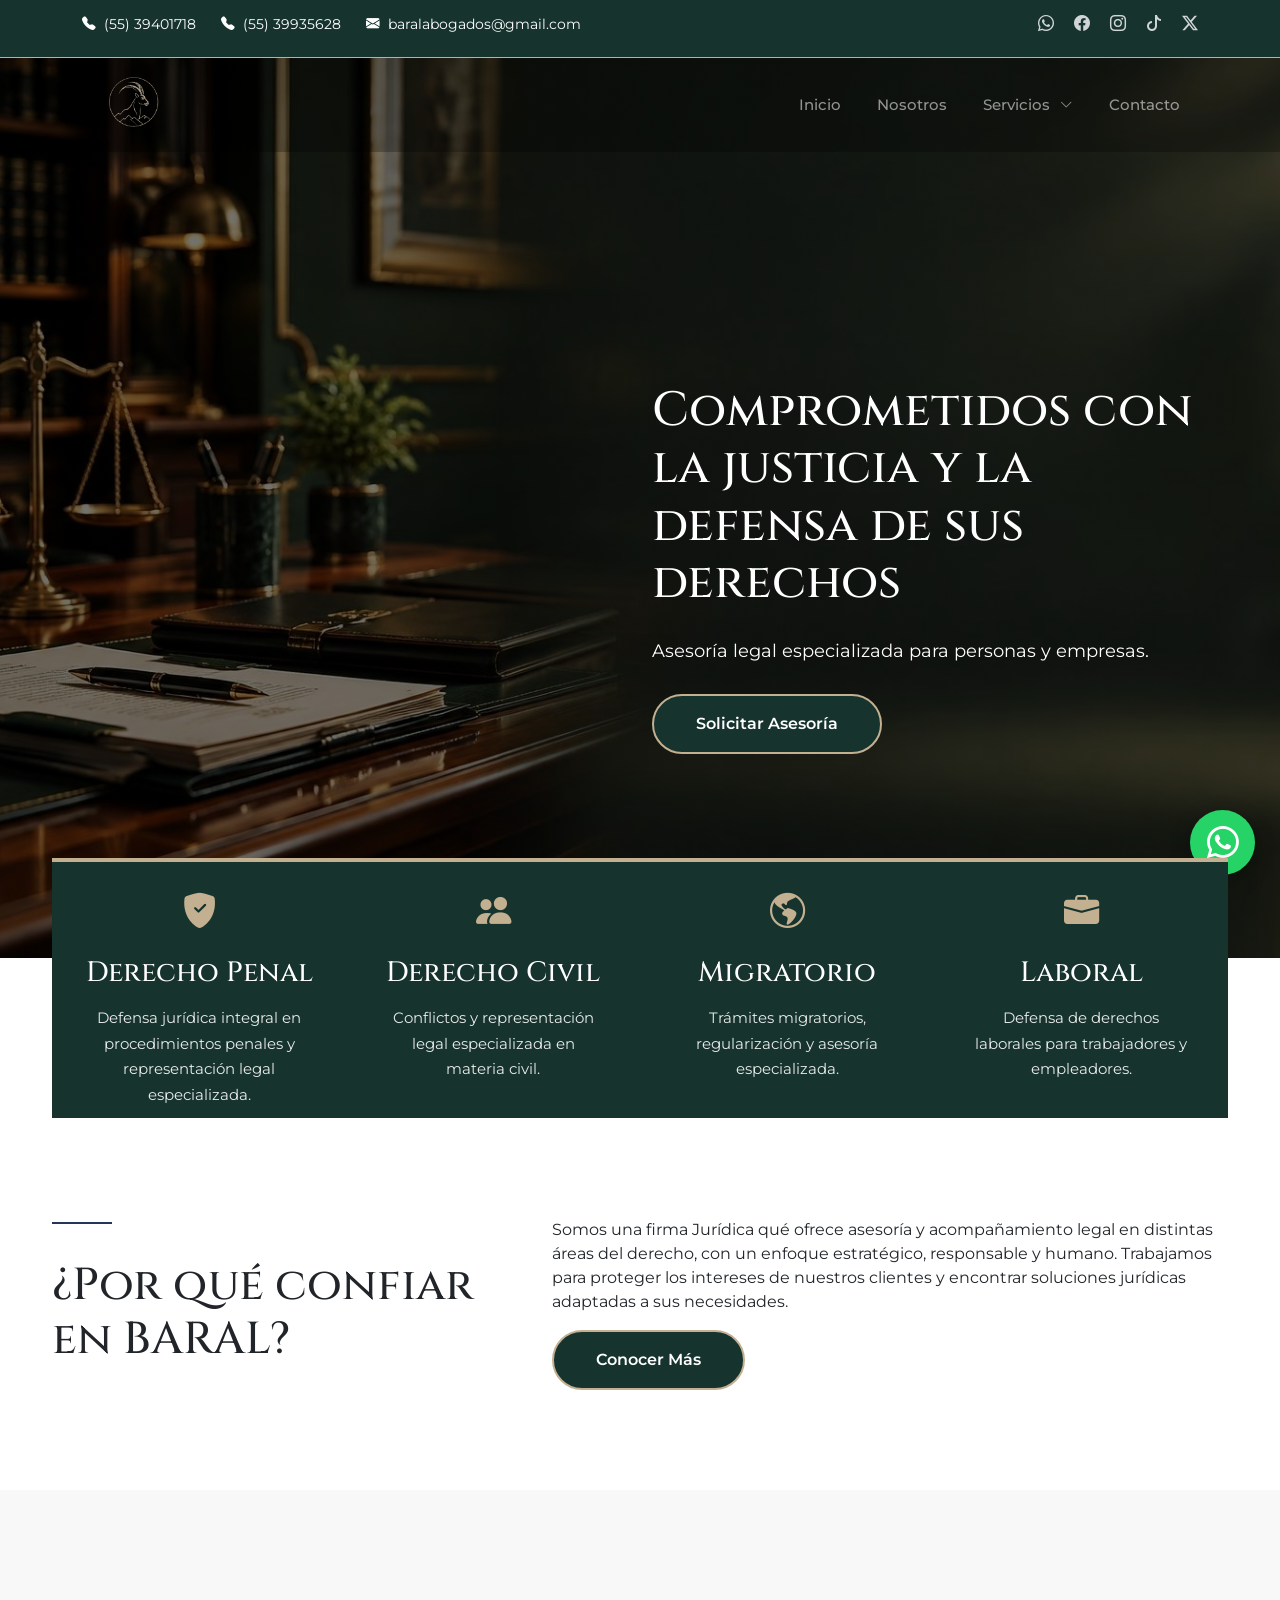
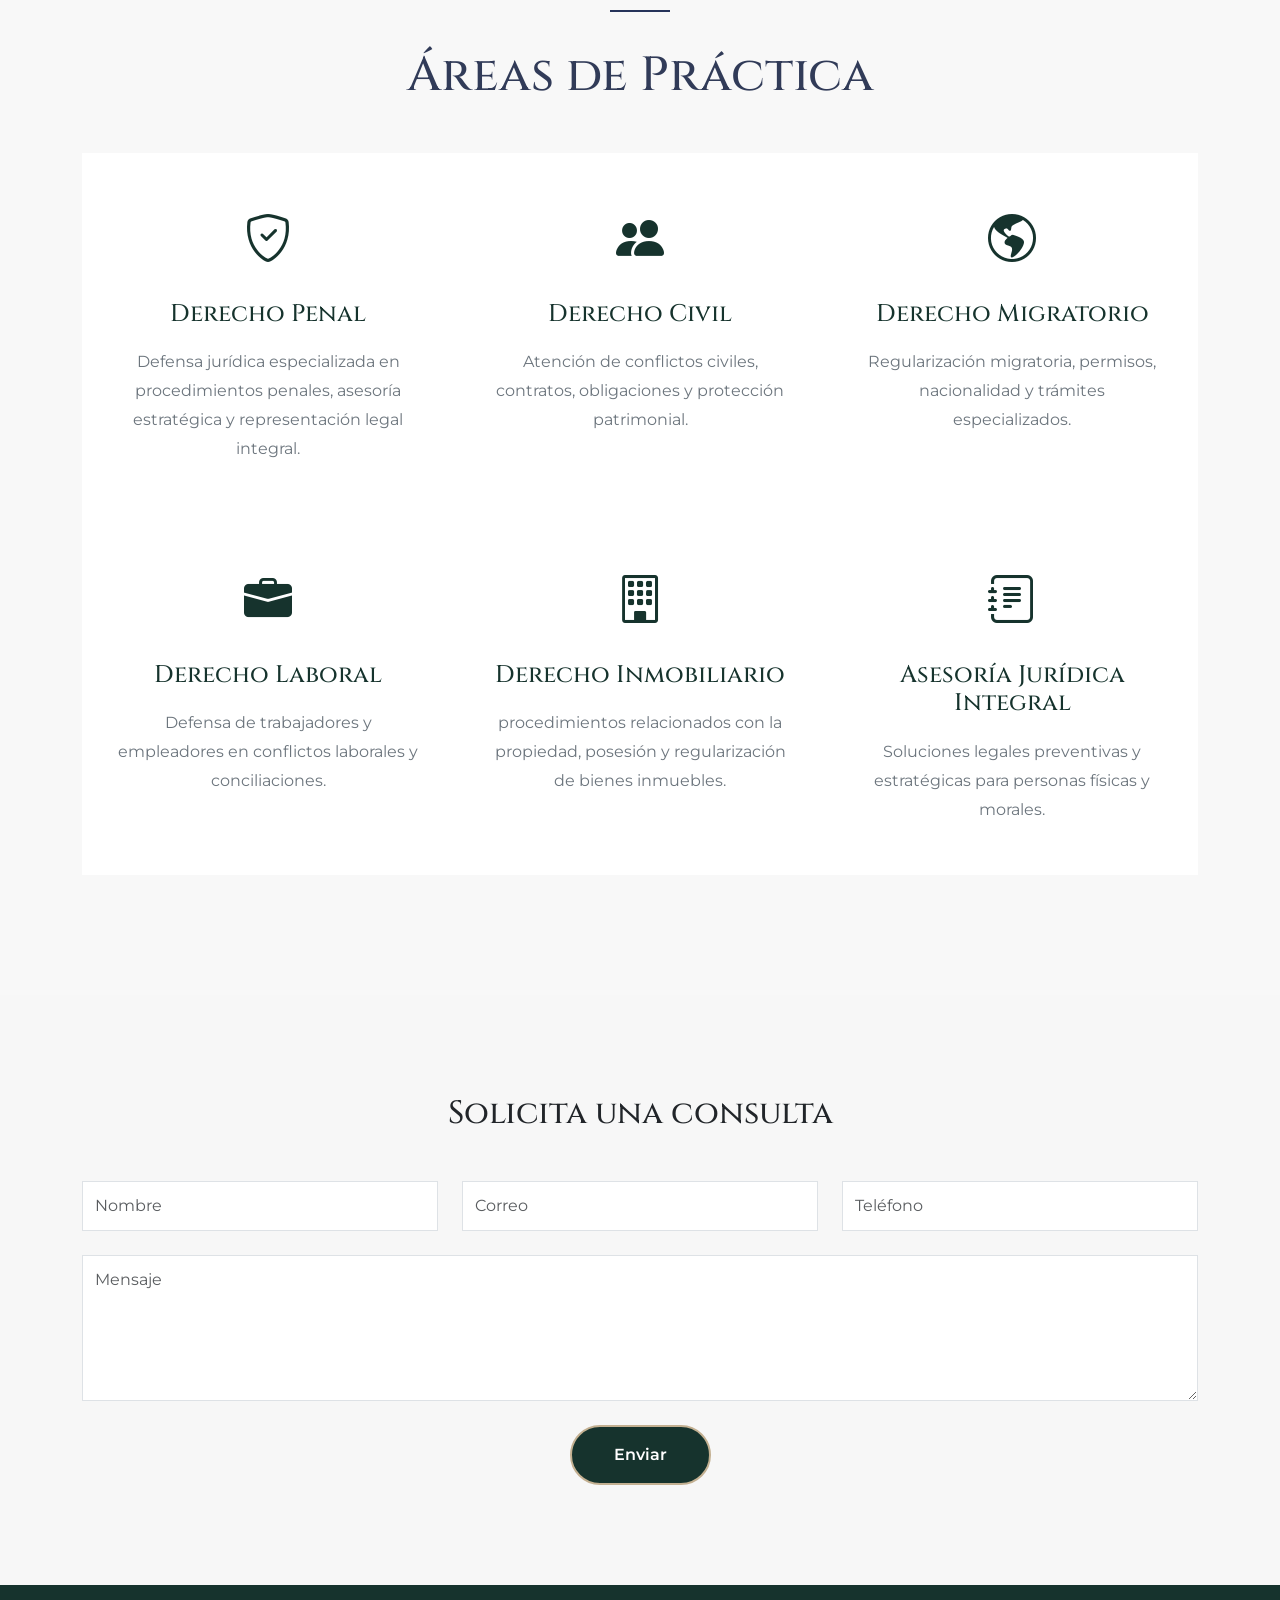
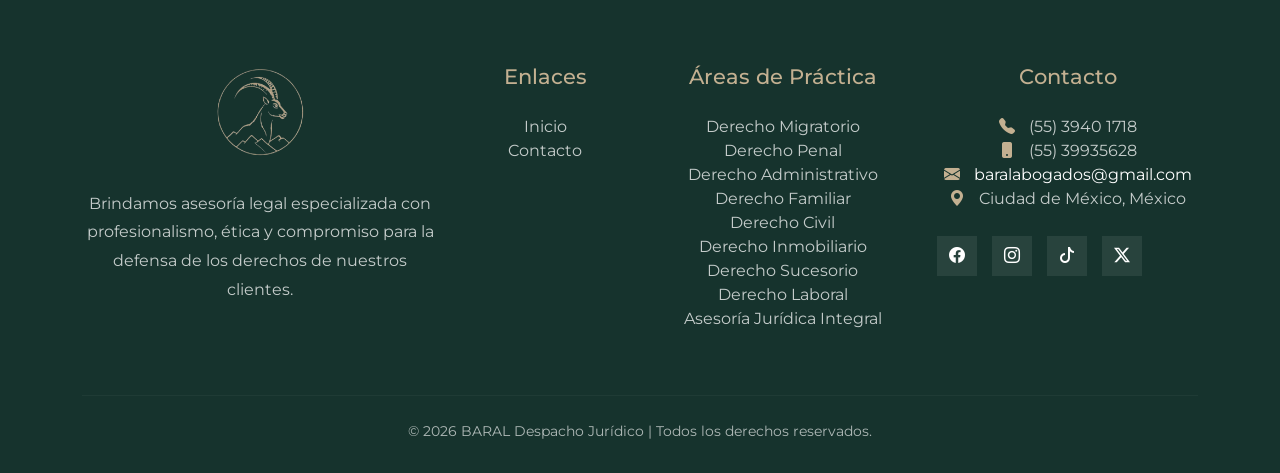
<file: index.html>
<!DOCTYPE html>

<html lang="es">

<head>

<meta charset="UTF-8">
<meta name="viewport" content="width=device-width, initial-scale=1.0">

<title>BARAL Despacho Jurídico.</title>

<link href="https://cdn.jsdelivr.net/npm/bootstrap@5.3.3/dist/css/bootstrap.min.css" rel="stylesheet">

<link rel="preconnect" href="https://fonts.googleapis.com">
<link rel="preconnect" href="https://fonts.gstatic.com" crossorigin>
<link href="https://fonts.googleapis.com/css2?family=Cinzel:wght@400;500;600;700&family=Montserrat:wght@300;400;500;600&display=swap" rel="stylesheet">
<link href="https://cdn.jsdelivr.net/npm/bootstrap-icons@1.11.3/font/bootstrap-icons.min.css" rel="stylesheet">

<link rel="stylesheet" href="css/styles.css">

</head>

<body>

<div class="topbar">

    <div class="container">

        <div class="topbar-content">

            <div class="topbar-left">

                <span>
                    <i class="bi bi-telephone-fill"></i>
                    (55) 39401718
                </span>
                <span>
                    <i class="bi bi-telephone-fill"></i>
                    (55) 39935628
                </span>

                <span>
                    <i class="bi bi-envelope-fill"></i>
                    <a href="mailto:baralabogados@gmail.com" class="topbar-email">
                    baralabogados@gmail.com
                    </a>
                </span>

                
            </div>

            <div class="topbar-right">

                <a href="https://wa.me/525610105592" target="_blank">
                    <i class="bi bi-whatsapp"></i>
                </a>

                <a href="https://www.facebook.com/baralabogados" target="_blank" rel="noopener noreferrer">
                    <i class="bi bi-facebook"></i>
                </a>

                <a href="https://www.instagram.com/baralabogados/" target="_blank" rel="noopener noreferrer">
                    <i class="bi bi-instagram"></i>
                </a>

                <a href="https://www.tiktok.com/@baral.abogados" target="_blank" rel="noopener noreferrer">
                    <i class="bi bi-tiktok"></i>

                 </a>

                <a href="https://x.com/BARALAbogados" target="_blank" rel="noopener noreferrer">
                    <i class="bi bi-twitter-x"></i>
                </a>

            </div>

        </div>

    </div>

</div>


<nav class="navbar navbar-expand-lg navbar-dark fixed-top">

<div class="container">

<a class="navbar-brand" href="#">
<img src="img/logosf.png" alt="BARAL" class="logo-nav">
</a>

<button class="navbar-toggler" type="button"
data-bs-toggle="collapse"
data-bs-target="#menu">

<span class="navbar-toggler-icon"></span>

</button>

<div class="collapse navbar-collapse" id="menu">

<ul class="navbar-nav ms-auto">

<li class="nav-item">
<a class="nav-link" href="index.html">Inicio</a>
</li>

<li class="nav-item">
<a class="nav-link" href="nosotros.html">Nosotros</a>
</li>

<li class="nav-item dropdown">

    <a class="nav-link dropdown-toggle"
       href="#"
       role="button"
       data-bs-toggle="dropdown"
       aria-expanded="false">

        Servicios
        <i class="bi bi-chevron-down menu-arrow"></i>

    </a>

    <ul class="dropdown-menu">
        <li><a class="dropdown-item" href="migratorio.html">Derecho Migratorio</a></li>
        <li><a class="dropdown-item" href="penal.html">Derecho Penal</a></li>
        <li><a class="dropdown-item" href="administrativo.html">Derecho Administrativo</a></li>
         <li><a class="dropdown-item" href="familiar.html">Derecho Familiar</a></li>
        <li><a class="dropdown-item" href="civil.html">Derecho Civil</a></li>       
        <li><a class="dropdown-item" href="inmobiliario.html">Derecho Inmobiliario</a></li>
        <li><a class="dropdown-item" href="sucesorio.html">Derecho Sucesorio</a></li>
        <li><a class="dropdown-item" href="laboral.html">Derecho Laboral</a></li>      
        <li><a class="dropdown-item" href="asesoria.html">Asesoría Jurídica Integral</a></li>

    </ul>

</li>

<li class="nav-item">
<a class="nav-link" href="#contacto">Contacto</a>
</li>

</ul>

</div>

</div>
</nav>


<section id="inicio" class="hero">

<div class="container">

<div class="row align-items-center">

<div class="col-lg-6"></div>

<div class="col-lg-6 hero-texto">

<h1>
Comprometidos con la justicia y la defensa de sus derechos
</h1>

<p>
Asesoría legal especializada para personas y empresas.
</p>

<a href="#contacto" class="btn btn-baral">
Solicitar Asesoría
</a>

</div>

</div>
</div>

</section>


<section class="servicios-flotantes" id="servicios">

<div class="container">

<div class="row gx-0">

<div class="col-md-3">
    <div class="card-servicio">

        <i class="bi bi-shield-fill-check servicio-icono"></i>

        <h3>Derecho Penal</h3>

        <p>
            Defensa jurídica integral en procedimientos penales y representación legal especializada.
        </p>

    </div>
</div>


<div class="col-md-3">
    <div class="card-servicio">

        <i class="bi bi-people-fill servicio-icono"></i>

        <h3>Derecho Civil</h3>

        <p>
            Conflictos y representación legal
            especializada en materia civil.
        </p>

    </div>
</div>

<div class="col-md-3">
    <div class="card-servicio">

        <i class="bi bi-globe-americas servicio-icono"></i>

        <h3>Migratorio</h3>

        <p>
            Trámites migratorios,
            regularización y asesoría especializada.
        </p>

    </div>
</div>

<div class="col-md-3">
    <div class="card-servicio">

        <i class="bi bi-briefcase-fill servicio-icono"></i>

        <h3>Laboral</h3>

        <p>
            Defensa de derechos laborales
            para trabajadores y empleadores.
        </p>

    </div>
</div>

</div>

</div>

</section>


<section id="nosotros" class="nosotros">

<div class="container">

<div class="row align-items-center">

<div class="col-lg-5">

<div class="section-line"></div>

<h2 class="why-title">
    ¿Por qué confiar en BARAL?
</h2>

</div>

<div class="col-lg-7">

<p>
Somos una firma Jurídica qué ofrece asesoría y acompañamiento legal en distintas áreas del derecho, con un enfoque estratégico, responsable y humano. 
Trabajamos para proteger los intereses de nuestros clientes y encontrar soluciones jurídicas adaptadas a sus necesidades.
</p>

<a href="#contacto" class="btn btn-baral">
Conocer Más
</a>

</div>

</div>

</div>

</section>

<section class="practice-area">

    <div class="container">

        <div class="section-line mx-auto"></div>

        <h2 class="text-center practice-title">
            Áreas de Práctica
        </h2>

        <div class="row mt-5 g-0">

            <div class="col-lg-4 col-md-6">
                <div class="practice-card">
                    <i class="bi bi-shield-check practice-icon"></i>

                    <h3>Derecho Penal</h3>

                    <p>
                        Defensa jurídica especializada en procedimientos penales,
                        asesoría estratégica y representación legal integral.
                    </p>
                </div>
            </div>

            <div class="col-lg-4 col-md-6">
                <div class="practice-card">
                    <i class="bi bi-people-fill practice-icon"></i>

                    <h3>Derecho Civil</h3>

                    <p>
                        Atención de conflictos civiles,
                        contratos, obligaciones y protección patrimonial.
                    </p>
                </div>
            </div>

            <div class="col-lg-4 col-md-6">
                <div class="practice-card">
                    <i class="bi bi-globe-americas practice-icon"></i>

                    <h3>Derecho Migratorio</h3>

                    <p>
                        Regularización migratoria,
                        permisos, nacionalidad y trámites especializados.
                    </p>
                </div>
            </div>

            <div class="col-lg-4 col-md-6">
                <div class="practice-card">
                    <i class="bi bi-briefcase-fill practice-icon"></i>

                    <h3>Derecho Laboral</h3>

                    <p>
                        Defensa de trabajadores y empleadores
                        en conflictos laborales y conciliaciones.
                    </p>
                </div>
            </div>

            <div class="col-lg-4 col-md-6">
                <div class="practice-card">
                    <i class="bi bi-building practice-icon"></i>

                    <h3>Derecho Inmobiliario</h3>

                    <p>
                        procedimientos relacionados con la propiedad, 
                        posesión y regularización de bienes inmuebles.
                    </p>
                </div>
            </div>

            <div class="col-lg-4 col-md-6">
                <div class="practice-card">
                    <i class="bi bi-journal-text practice-icon"></i>

                    <h3>Asesoría Jurídica Integral</h3>

                    <p>
                        Soluciones legales preventivas y estratégicas
                        para personas físicas y morales.
                    </p>
                </div>
            </div>

        </div>

    </div>

</section>



<section class="contacto" id="contacto">

<div class="container">

<h2 class="text-center">
Solicita una consulta
</h2>

<form class="mt-5">

<div class="row">

<div class="col-md-4">
<input type="text" class="form-control" placeholder="Nombre">
</div>

<div class="col-md-4">
<input type="email" class="form-control" placeholder="Correo">
</div>

<div class="col-md-4">
<input type="text" class="form-control" placeholder="Teléfono">
</div>

</div>

<textarea class="form-control mt-4" rows="5"
placeholder="Mensaje"></textarea>

<div class="text-center">

<button class="btn btn-baral mt-4">
Enviar
</button>

</div>

</form>

</div>

</section>



<footer class="footer">

    <div class="container">

        <div class="row">

            <!-- Columna 1 -->
            <div class="col-lg-4 col-md-6 mb-4">

                <img src="img/logosf.png" alt="BARAL" class="footer-logo">

                <p class="footer-text">
                    Brindamos asesoría legal especializada con profesionalismo,
                    ética y compromiso para la defensa de los derechos de nuestros clientes.
                </p>

            </div>

            <!-- Columna 2 -->
            <div class="col-lg-2 col-md-6 mb-4">

                <h4 class="footer-title">
                    Enlaces
                </h4>

                <ul class="footer-links">
                    <li><a class="nav-link" href="index.html">Inicio</a></li>                  
                    <li><a class="nav-link" href="index.html#contacto">Contacto</a></li>
                </ul>

            </div>

            <!-- Columna 3 -->
            <div class="col-lg-3 col-md-6 mb-4">

                <h4 class="footer-title">
                    Áreas de Práctica
                </h4>

                <ul class="footer-links">
                    <li><a  class="nav-link" href="migratorio.html">Derecho Migratorio</a></li>
                    <li><a  class="nav-link" href="penal.html">Derecho Penal</a></li>
                    <li><a  class="nav-link" href="administrativo.html">Derecho Administrativo</a></li>
                    <li><a  class="nav-link" href="familiar.html">Derecho Familiar</a></li>
                    <li><a  class="nav-link" ref="civil.html">Derecho Civil</a></li>       
                    <li><a  class="nav-link" href="inmobiliario.html">Derecho Inmobiliario</a></li>
                    <li><a  class="nav-link" href="sucesorio.html">Derecho Sucesorio</a></li>
                    <li><a  class="nav-link" href="laboral.html">Derecho Laboral</a></li>      
                    <li><a  class="nav-link" href="asesoria.html">Asesoría Jurídica Integral</a></li>
                </ul>

            </div>

            <!-- Columna 4 -->
            <div class="col-lg-3 col-md-6 mb-4">

                <h4 class="footer-title">
                    
                    Contacto
                </h4>

                <ul class="footer-contact">

                    <li>
                        <i class="bi bi-telephone-fill"></i>
                        (55) 3940 1718
                    </li>

                    <li>
                        <i class="bi bi-phone-fill"></i>
                        (55) 39935628
                    </li>

                    <li>
                        <i class="bi bi-envelope-fill"></i>
                         <a href="mailto:baralabogados@gmail.com" class="topbar-email">
                    baralabogados@gmail.com
                    </a>
                    </li>

                    <li>
                        <i class="bi bi-geo-alt-fill"></i>
                        Ciudad de México, México
                    </li>

                </ul>

                <div class="footer-social">

                    <a href="https://www.facebook.com/baralabogados" target="_blank" rel="noopener noreferrer">
                        <i class="bi bi-facebook"></i>
                    </a>

                    <a href="https://www.instagram.com/baralabogados/" target="_blank" rel="noopener noreferrer">
                        <i class="bi bi-instagram"></i>
                    </a>
                   
                    
                     <a href="https://www.tiktok.com/@baral.abogados" target="_blank" rel="noopener noreferrer">
                        <i class="bi bi-tiktok"></i>

                    </a>

                    <a href="https://x.com/BARALAbogados" target="_blank" rel="noopener noreferrer">
                    <i class="bi bi-twitter-x"></i>
                </a>

                </div>

            </div>

        </div>

        <hr class="footer-divider">

        <div class="footer-bottom">

            © 2026 BARAL Despacho Jurídico | Todos los derechos reservados.

        </div>

    </div>

</footer>


<script src="https://cdn.jsdelivr.net/npm/bootstrap@5.3.3/dist/js/bootstrap.bundle.min.js"></script>

<script src="js/script.js"></script>

<div class="whatsapp-container">

    <span class="whatsapp-text">
        Contáctanos
    </span>

    <a href="https://wa.me/525610105592?text=Hola,%20me%20gustaría%20recibir%20asesoría%20jurídica."
       class="whatsapp-float"
       target="_blank">

       <i class="bi bi-whatsapp"></i>

    </a>

</div>

</body>
</html>
</file>
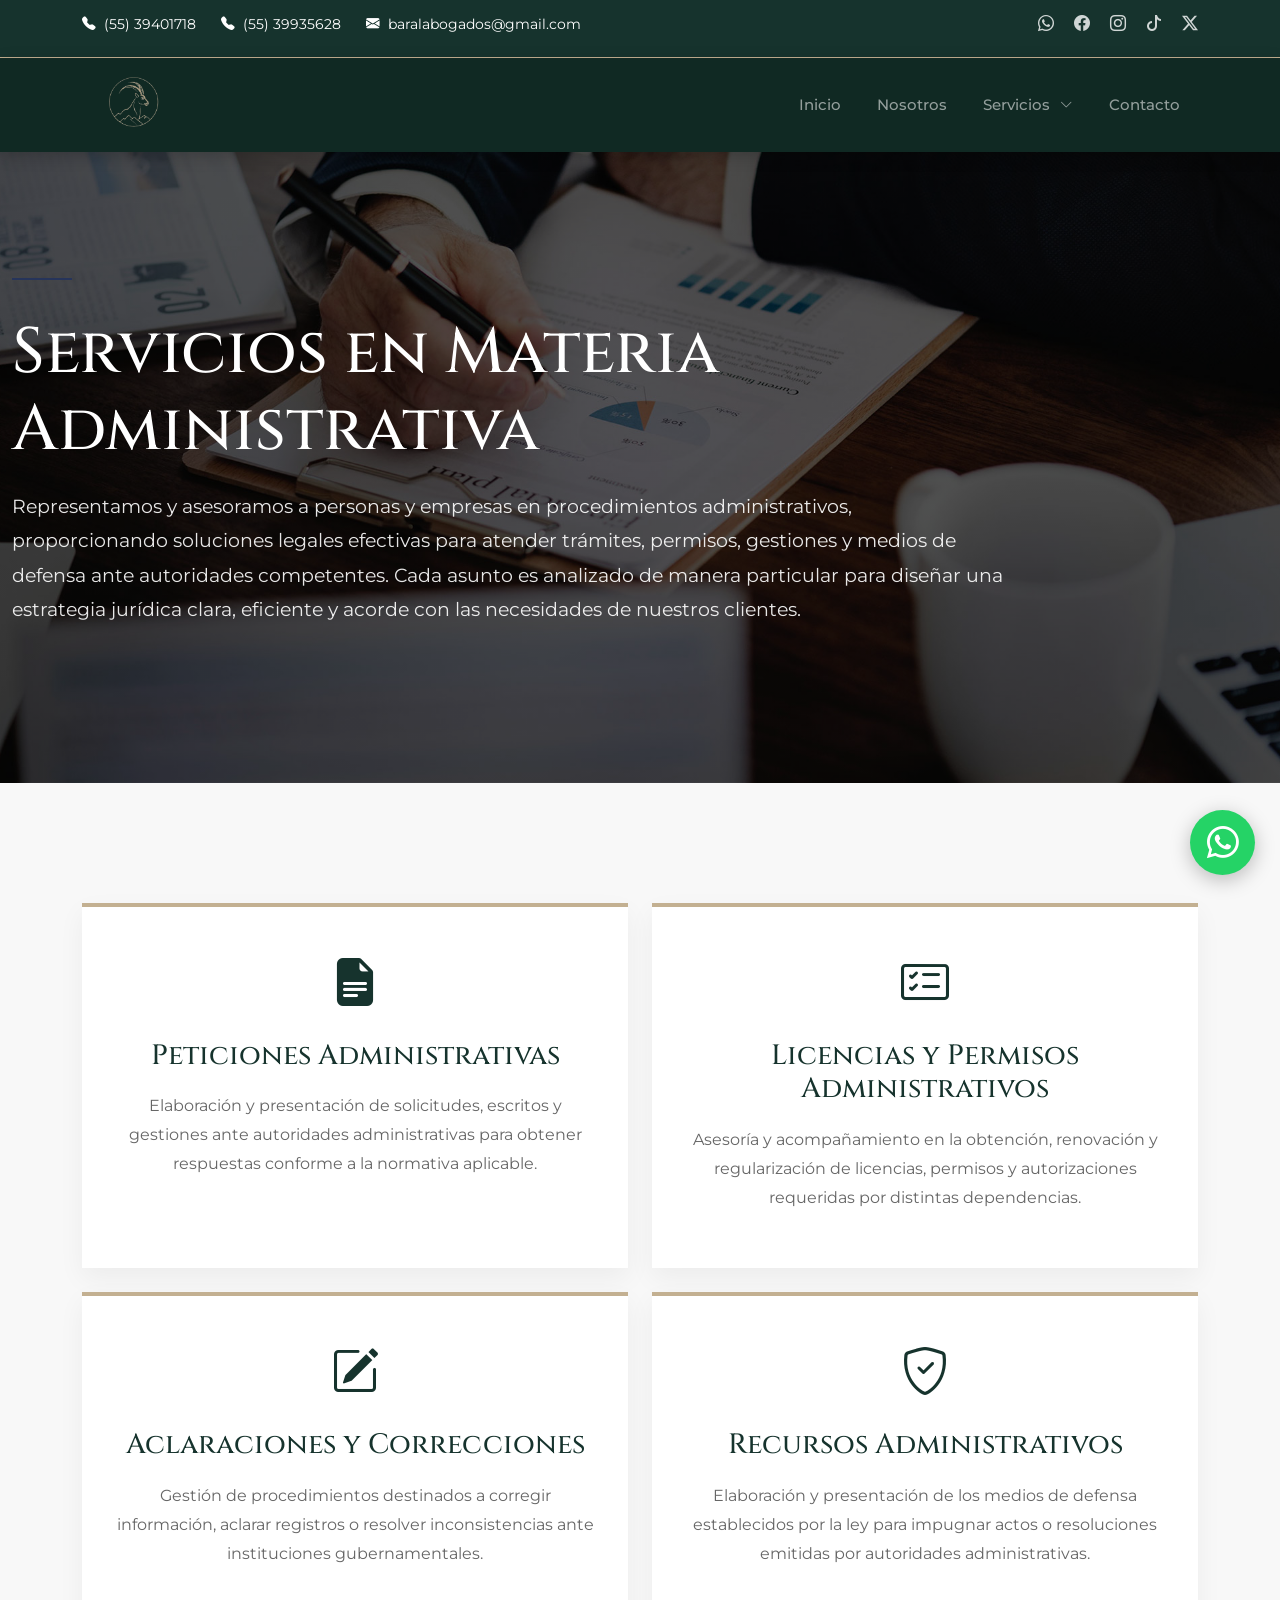
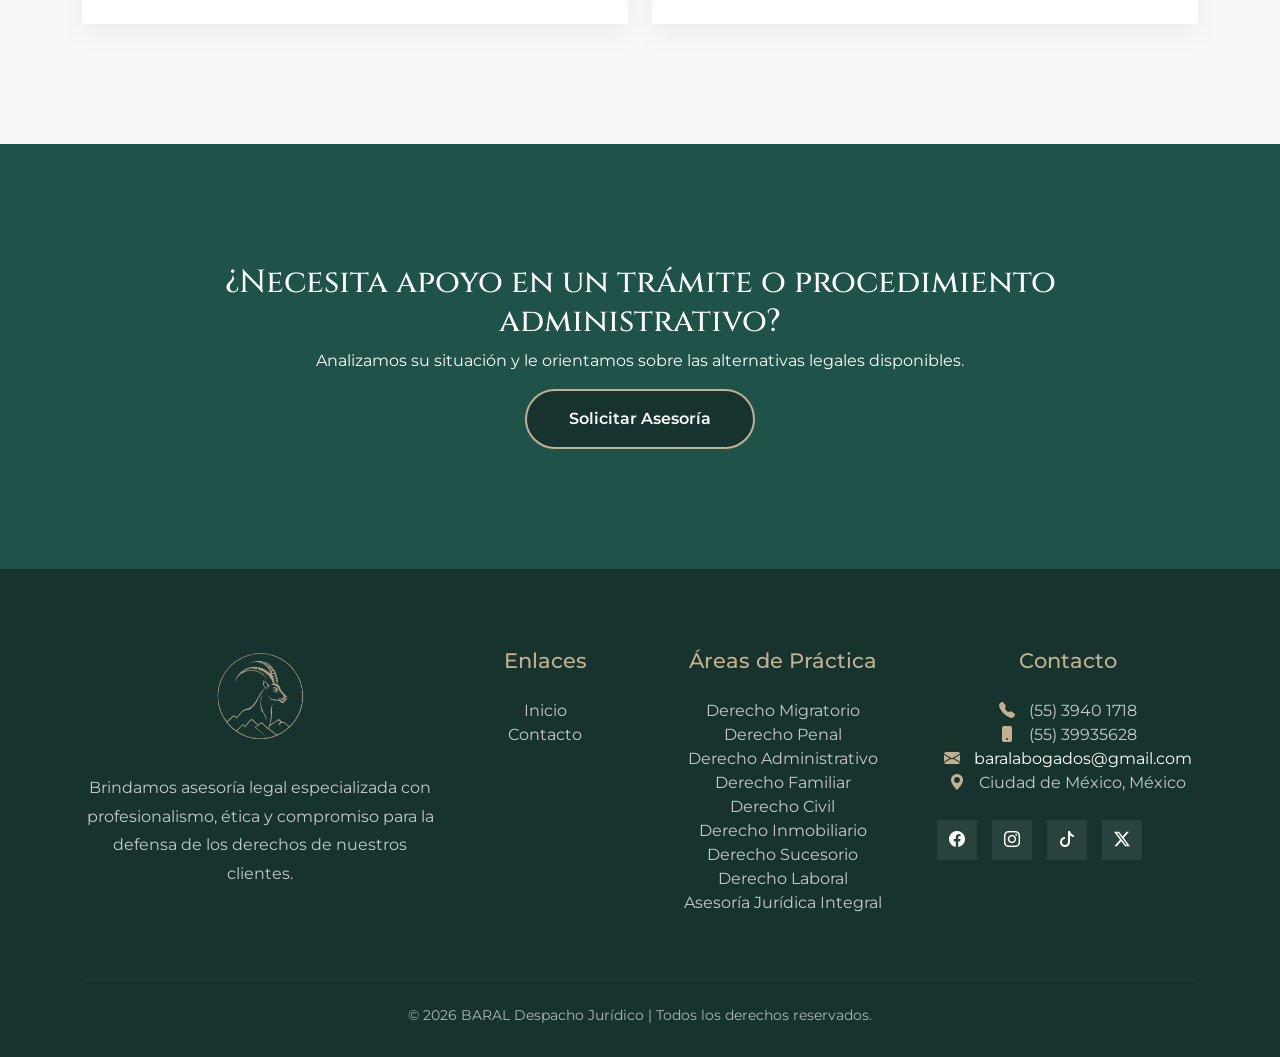
<file: administrativo.html>
<!DOCTYPE html>

<html lang="es">

<head>

<meta charset="UTF-8">
<meta name="viewport" content="width=device-width, initial-scale=1.0">

<title>BARAL Despacho Jurídico</title>

<link href="https://cdn.jsdelivr.net/npm/bootstrap@5.3.3/dist/css/bootstrap.min.css" rel="stylesheet">

<link rel="preconnect" href="https://fonts.googleapis.com">
<link rel="preconnect" href="https://fonts.gstatic.com" crossorigin>
<link href="https://fonts.googleapis.com/css2?family=Cinzel:wght@400;500;600;700&family=Montserrat:wght@300;400;500;600&display=swap" rel="stylesheet">
<link href="https://cdn.jsdelivr.net/npm/bootstrap-icons@1.11.3/font/bootstrap-icons.min.css" rel="stylesheet">

<link rel="stylesheet" href="css/styles.css">

</head>

<body>

<div class="topbar">

    <div class="container">

        <div class="topbar-content">

            <div class="topbar-left">

                 <span>
                    <i class="bi bi-telephone-fill"></i>
                    (55) 39401718
                </span>
                <span>
                    <i class="bi bi-telephone-fill"></i>
                    (55) 39935628
                </span>

                <span>
                    <i class="bi bi-envelope-fill"></i>
                    <a href="mailto:baralabogados@gmail.com" class="topbar-email">
                    baralabogados@gmail.com
                    </a>
                </span>

                

            </div>

            <div class="topbar-right">

                <a href="https://wa.me/525610105592" target="_blank">
                    <i class="bi bi-whatsapp"></i>
                </a>

                <a href="https://www.facebook.com/baralabogados" target="_blank" rel="noopener noreferrer">
                    <i class="bi bi-facebook"></i>
                </a>

                <a href="https://www.instagram.com/baralabogados/" target="_blank" rel="noopener noreferrer">
                    <i class="bi bi-instagram"></i>
                </a>

                <a href="https://www.tiktok.com/@baral.abogados" target="_blank" rel="noopener noreferrer">
                    <i class="bi bi-tiktok"></i>

                 </a>

                <a href="https://x.com/BARALAbogados" target="_blank" rel="noopener noreferrer">
                    <i class="bi bi-twitter-x"></i>
                </a>

            </div>

        </div>

    </div>

</div>

<nav class="navbar navbar-expand-lg navbar-dark fixed-top navbar-interna">

<div class="container">

<a class="navbar-brand" href="#">
<img src="img/logosf.png" alt="BARAL" class="logo-nav">
</a>

<button class="navbar-toggler" type="button"
data-bs-toggle="collapse"
data-bs-target="#menu">

<span class="navbar-toggler-icon"></span>

</button>

<div class="collapse navbar-collapse" id="menu">

<ul class="navbar-nav ms-auto">

<li class="nav-item">
<a class="nav-link" href="index.html">Inicio</a>
</li>

<li class="nav-item">
<a class="nav-link" href="nosotros.html">Nosotros</a>
</li>

<li class="nav-item dropdown">

    <a class="nav-link dropdown-toggle"
       href="#"
       role="button"
       data-bs-toggle="dropdown"
       aria-expanded="false">

        Servicios
        <i class="bi bi-chevron-down menu-arrow"></i>

    </a>

     <ul class="dropdown-menu">
        <li><a class="dropdown-item" href="migratorio.html">Derecho Migratorio</a></li>
        <li><a class="dropdown-item" href="penal.html">Derecho Penal</a></li>
        <li><a class="dropdown-item" href="administrativo.html">Derecho Administrativo</a></li>
         <li><a class="dropdown-item" href="familiar.html">Derecho Familiar</a></li>
        <li><a class="dropdown-item" href="civil.html">Derecho Civil</a></li>       
        <li><a class="dropdown-item" href="inmobiliario.html">Derecho Inmobiliario</a></li>
        <li><a class="dropdown-item" href="sucesorio.html">Derecho Sucesorio</a></li>
        <li><a class="dropdown-item" href="laboral.html">Derecho Laboral</a></li>      
        <li><a class="dropdown-item" href="asesoria.html">Asesoría Jurídica Integral</a></li>

    </ul>

</li>



<li class="nav-item">
<a class="nav-link" href="index.html#contacto">Contacto</a>
</li>

</ul>

</div>

</div>
</nav>

<section class="internal-hero">

    <div class="container">

        <div class="section-line"></div>

        <h1>
            Servicios en Materia Administrativa
        </h1>

        <p>
                Representamos y asesoramos a personas y empresas en procedimientos administrativos, proporcionando soluciones legales efectivas para atender trámites, permisos, gestiones y medios de defensa ante autoridades competentes.

Cada asunto es analizado de manera particular para diseñar una estrategia jurídica clara, eficiente y acorde con las necesidades de nuestros clientes.
        </p>


    </div>

</section>




<section class="penal-servicios">

    <div class="container">

        <div class="row g-4">

            <div class="col-lg-6">

                <div class="servicio-card">

                    <i class="bi bi-file-earmark-text-fill"></i>

                    <h3>
                        Peticiones Administrativas
                    </h3>

                    <p>
                        Elaboración y presentación de solicitudes, escritos y gestiones ante autoridades administrativas para obtener respuestas conforme a la normativa aplicable.
                    </p>

                </div>

            </div>

            <div class="col-lg-6">

                <div class="servicio-card">

                    <i class="bi bi-card-checklist"></i>

                    <h3>
                        Licencias y Permisos Administrativos
                    </h3>

                    <p>
                        Asesoría y acompañamiento en la obtención, renovación y regularización de licencias, permisos y autorizaciones requeridas por distintas dependencias.
                    </p>

                </div>

            </div>

            <div class="col-lg-6">

                <div class="servicio-card">

                    <i class="bi bi-pencil-square"></i>

                    <h3>
                        Aclaraciones y Correcciones
                    </h3>

                    <p>
                        Gestión de procedimientos destinados a corregir información, aclarar registros o resolver inconsistencias ante instituciones gubernamentales.
                    </p>

                </div>

            </div>

            <div class="col-lg-6">

                <div class="servicio-card">

                    <i class="bi bi-shield-check"></i>

                    <h3>
                        Recursos Administrativos
                    </h3>

                    <p>
                        Elaboración y presentación de los medios de defensa establecidos por la ley para impugnar actos o resoluciones emitidas por autoridades administrativas.
                    </p>

                </div>

            </div>

        </div>

    </div>

</section>

<section class="cta-section">

    <div class="container text-center">

        <h2>
            ¿Necesita apoyo en un trámite o procedimiento administrativo?
        </h2>

        <p>
            Analizamos su situación y le orientamos sobre las alternativas legales disponibles.
        </p>

        <a href="index.html#contacto" class="btn btn-baral">
            Solicitar Asesoría
        </a>

    </div>

</section>


<footer class="footer">

    <div class="container">

        <div class="row">

            <!-- Columna 1 -->
            <div class="col-lg-4 col-md-6 mb-4">

                <img src="img/logosf.png" alt="BARAL" class="footer-logo">

                <p class="footer-text">
                    Brindamos asesoría legal especializada con profesionalismo,
                    ética y compromiso para la defensa de los derechos de nuestros clientes.
                </p>

            </div>

            <!-- Columna 2 -->
            <div class="col-lg-2 col-md-6 mb-4">

                <h4 class="footer-title">
                    Enlaces
                </h4>

                <ul class="footer-links">
                    <li><a class="nav-link" href="index.html">Inicio</a></li>                  
                    <li><a class="nav-link" href="index.html#contacto">Contacto</a></li>
                </ul>

            </div>

            <!-- Columna 3 -->
            <div class="col-lg-3 col-md-6 mb-4">

                <h4 class="footer-title">
                    Áreas de Práctica
                </h4>

                <ul class="footer-links">
                    <li><a  class="nav-link" href="migratorio.html">Derecho Migratorio</a></li>
                    <li><a  class="nav-link" href="penal.html">Derecho Penal</a></li>
                    <li><a  class="nav-link" href="administrativo.html">Derecho Administrativo</a></li>
                    <li><a  class="nav-link" href="familiar.html">Derecho Familiar</a></li>
                    <li><a  class="nav-link" ref="civil.html">Derecho Civil</a></li>       
                    <li><a  class="nav-link" href="inmobiliario.html">Derecho Inmobiliario</a></li>
                    <li><a  class="nav-link" href="sucesorio.html">Derecho Sucesorio</a></li>
                    <li><a  class="nav-link" href="laboral.html">Derecho Laboral</a></li>      
                    <li><a  class="nav-link" href="asesoria.html">Asesoría Jurídica Integral</a></li>
                </ul>

            </div>

            <!-- Columna 4 -->
            <div class="col-lg-3 col-md-6 mb-4">

                <h4 class="footer-title">
                    
                    Contacto
                </h4>

                <ul class="footer-contact">

                    <li>
                        <i class="bi bi-telephone-fill"></i>
                        (55) 3940 1718
                    </li>

                    <li>
                        <i class="bi bi-phone-fill"></i>
                        (55) 39935628
                    </li>

                    <li>
                        <i class="bi bi-envelope-fill"></i>
                         <a href="mailto:baralabogados@gmail.com" class="topbar-email">
                    baralabogados@gmail.com
                    </a>
                    </li>

                    <li>
                        <i class="bi bi-geo-alt-fill"></i>
                        Ciudad de México, México
                    </li>

                </ul>

                <div class="footer-social">

                    <a href="https://www.facebook.com/baralabogados" target="_blank" rel="noopener noreferrer">
                        <i class="bi bi-facebook"></i>
                    </a>

                    <a href="https://www.instagram.com/baralabogados/" target="_blank" rel="noopener noreferrer">
                        <i class="bi bi-instagram"></i>
                    </a>
                   
                    
                     <a href="https://www.tiktok.com/@baral.abogados" target="_blank" rel="noopener noreferrer">
                        <i class="bi bi-tiktok"></i>

                    </a>

                    <a href="https://x.com/BARALAbogados" target="_blank" rel="noopener noreferrer">
                    <i class="bi bi-twitter-x"></i>
                </a>

                </div>

            </div>

        </div>

        <hr class="footer-divider">

        <div class="footer-bottom">

            © 2026 BARAL Despacho Jurídico | Todos los derechos reservados.

        </div>

    </div>

</footer>


<script src="https://cdn.jsdelivr.net/npm/bootstrap@5.3.3/dist/js/bootstrap.bundle.min.js"></script>

<script src="js/script.js"></script>

<div class="whatsapp-container">

    <span class="whatsapp-text">
        Contáctanos
    </span>

    <a href="https://wa.me/525610105592?text=Hola,%20me%20gustaría%20recibir%20asesoría%20jurídica."
       class="whatsapp-float"
       target="_blank">

       <i class="bi bi-whatsapp"></i>

    </a>

</div>

</body>
</html>
</file>
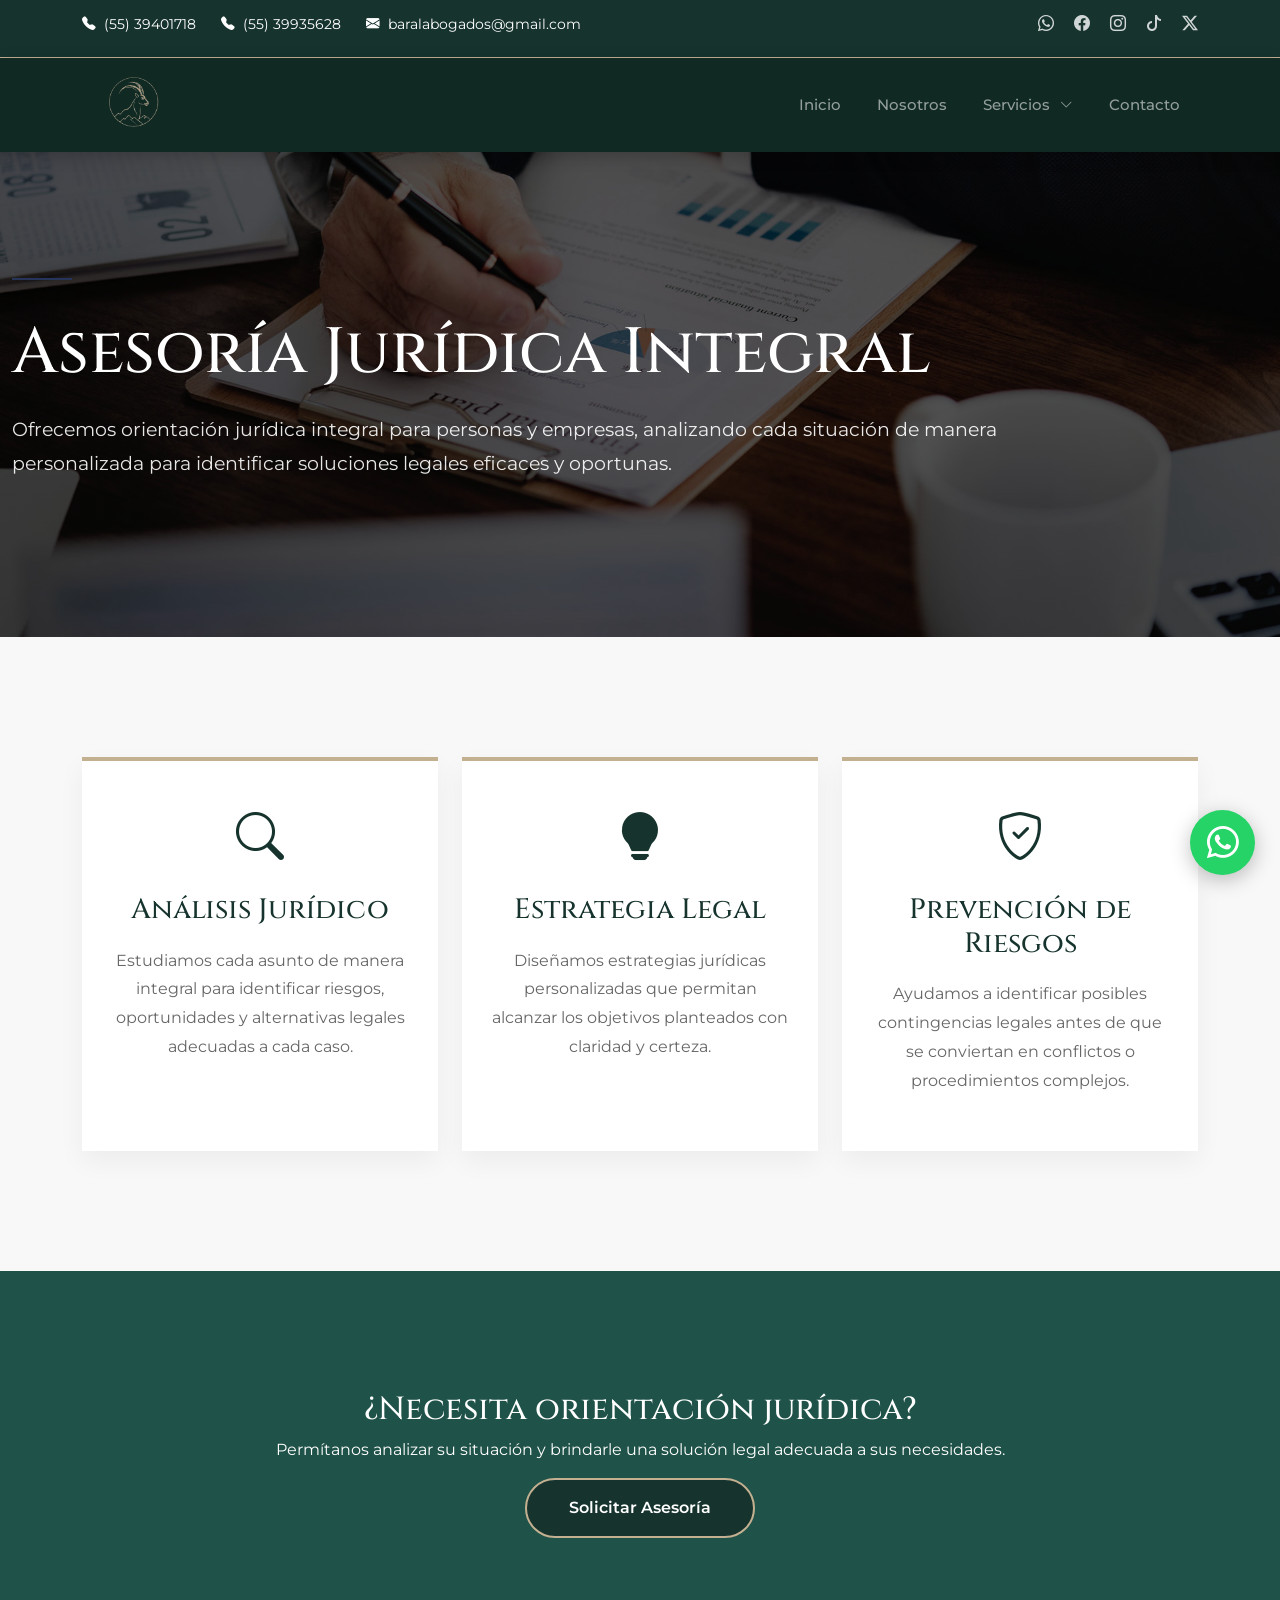
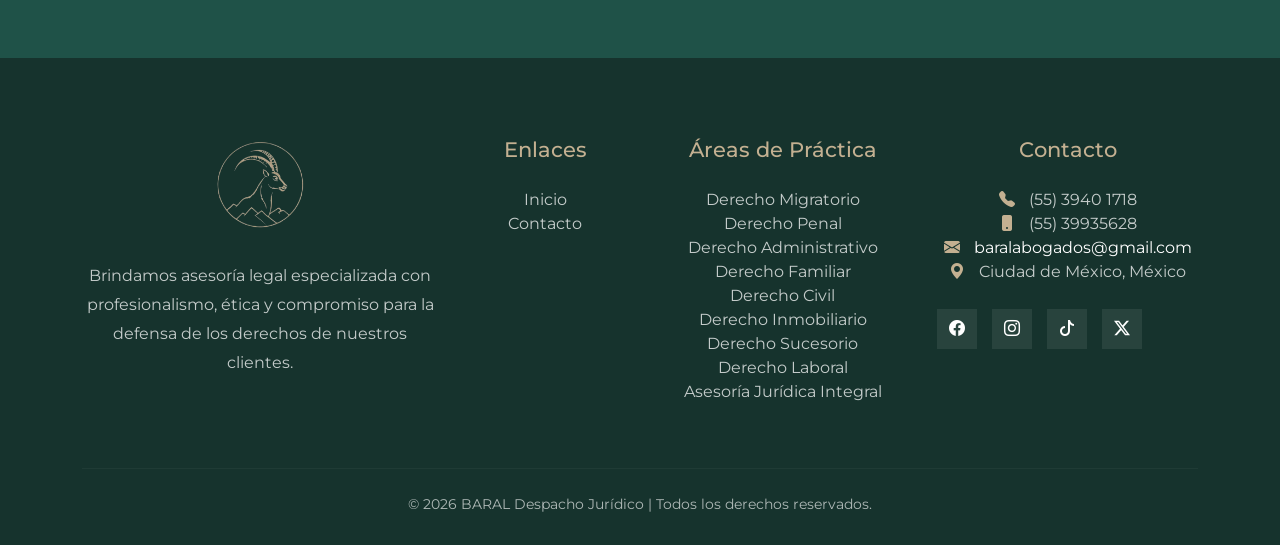
<file: asesoria.html>
<!DOCTYPE html>

<html lang="es">

<head>

<meta charset="UTF-8">
<meta name="viewport" content="width=device-width, initial-scale=1.0">

<title>BARAL Despacho Jurídico</title>

<link href="https://cdn.jsdelivr.net/npm/bootstrap@5.3.3/dist/css/bootstrap.min.css" rel="stylesheet">

<link rel="preconnect" href="https://fonts.googleapis.com">
<link rel="preconnect" href="https://fonts.gstatic.com" crossorigin>
<link href="https://fonts.googleapis.com/css2?family=Cinzel:wght@400;500;600;700&family=Montserrat:wght@300;400;500;600&display=swap" rel="stylesheet">
<link href="https://cdn.jsdelivr.net/npm/bootstrap-icons@1.11.3/font/bootstrap-icons.min.css" rel="stylesheet">

<link rel="stylesheet" href="css/styles.css">

</head>

<body>

<div class="topbar">

    <div class="container">

        <div class="topbar-content">

            <div class="topbar-left">

                 <span>
                    <i class="bi bi-telephone-fill"></i>
                    (55) 39401718
                </span>
                <span>
                    <i class="bi bi-telephone-fill"></i>
                    (55) 39935628
                </span>

                <span>
                    <i class="bi bi-envelope-fill"></i>
                    <a href="mailto:baralabogados@gmail.com" class="topbar-email">
                    baralabogados@gmail.com
                    </a>
                </span>

               

            </div>

            <div class="topbar-right">

                <a href="https://wa.me/525610105592" target="_blank">
                    <i class="bi bi-whatsapp"></i>
                </a>

                <a href="https://www.facebook.com/baralabogados" target="_blank" rel="noopener noreferrer">
                    <i class="bi bi-facebook"></i>
                </a>

                <a href="https://www.instagram.com/baralabogados/" target="_blank" rel="noopener noreferrer">
                    <i class="bi bi-instagram"></i>
                </a>

                <a href="https://www.tiktok.com/@baral.abogados" target="_blank" rel="noopener noreferrer">
                    <i class="bi bi-tiktok"></i>

                 </a>

                <a href="https://x.com/BARALAbogados" target="_blank" rel="noopener noreferrer">
                    <i class="bi bi-twitter-x"></i>
                </a>

            </div>

        </div>

    </div>

</div>

<nav class="navbar navbar-expand-lg navbar-dark fixed-top navbar-interna">

<div class="container">

<a class="navbar-brand" href="#">
<img src="img/logosf.png" alt="BARAL" class="logo-nav">
</a>

<button class="navbar-toggler" type="button"
data-bs-toggle="collapse"
data-bs-target="#menu">

<span class="navbar-toggler-icon"></span>

</button>

<div class="collapse navbar-collapse" id="menu">

<ul class="navbar-nav ms-auto">

<li class="nav-item">
<a class="nav-link" href="index.html">Inicio</a>
</li>

<li class="nav-item">
<a class="nav-link" href="nosotros.html">Nosotros</a>
</li>

<li class="nav-item dropdown">

    <a class="nav-link dropdown-toggle"
       href="#"
       role="button"
       data-bs-toggle="dropdown"
       aria-expanded="false">

        Servicios
        <i class="bi bi-chevron-down menu-arrow"></i>

    </a>

     <ul class="dropdown-menu">
        <li><a class="dropdown-item" href="migratorio.html">Derecho Migratorio</a></li>
        <li><a class="dropdown-item" href="penal.html">Derecho Penal</a></li>
        <li><a class="dropdown-item" href="administrativo.html">Derecho Administrativo</a></li>
         <li><a class="dropdown-item" href="familiar.html">Derecho Familiar</a></li>
        <li><a class="dropdown-item" href="civil.html">Derecho Civil</a></li>       
        <li><a class="dropdown-item" href="inmobiliario.html">Derecho Inmobiliario</a></li>
        <li><a class="dropdown-item" href="sucesorio.html">Derecho Sucesorio</a></li>
        <li><a class="dropdown-item" href="laboral.html">Derecho Laboral</a></li>      
        <li><a class="dropdown-item" href="asesoria.html">Asesoría Jurídica Integral</a></li>

    </ul>

</li>



<li class="nav-item">
<a class="nav-link" href="index.html#contacto">Contacto</a>
</li>

</ul>

</div>

</div>
</nav>

<section class="internal-hero">

    <div class="container">

        <div class="section-line"></div>

        <h1>
            Asesoría Jurídica Integral
        </h1>

        <p>
            Ofrecemos orientación jurídica integral para personas y empresas, 
            analizando cada situación de manera personalizada para identificar soluciones legales eficaces y oportunas.
        </p>

    </div>

</section>

<section class="penal-servicios">

    <div class="container">

        <div class="row g-4">

            <div class="col-lg-4 col-md-6">

                <div class="servicio-card">

                    <i class="bi bi-search"></i>

                    <h3>
                        Análisis Jurídico
                    </h3>

                    <p>
                        Estudiamos cada asunto de manera integral para identificar riesgos, oportunidades y alternativas legales adecuadas a cada caso.
                    </p>

                </div>

            </div>

            <div class="col-lg-4 col-md-6">

                <div class="servicio-card">

                    <i class="bi bi-lightbulb-fill"></i>

                    <h3>
                        Estrategia Legal
                    </h3>

                    <p>
                        Diseñamos estrategias jurídicas personalizadas que permitan alcanzar los objetivos planteados con claridad y certeza.
                    </p>

                </div>

            </div>

            <div class="col-lg-4 col-md-6">

                <div class="servicio-card">

                    <i class="bi bi-shield-check"></i>

                    <h3>
                        Prevención de Riesgos
                    </h3>

                    <p>
                       Ayudamos a identificar posibles contingencias legales antes de que se conviertan en conflictos o procedimientos complejos.
                    </p>

                </div>

            </div>

           

            

            </div>

        </div>

    </div>

</section>


<section class="cta-section">

    <div class="container text-center">

        <h2>
            ¿Necesita orientación jurídica?
        </h2>

        <p>
            Permítanos analizar su situación y brindarle una solución legal adecuada a sus necesidades.
        </p>

        <a href="index.html#contacto" class="btn btn-baral">
            Solicitar Asesoría
        </a>

    </div>

</section>



<footer class="footer">

    <div class="container">

        <div class="row">

            <!-- Columna 1 -->
            <div class="col-lg-4 col-md-6 mb-4">

                <img src="img/logosf.png" alt="BARAL" class="footer-logo">

                <p class="footer-text">
                    Brindamos asesoría legal especializada con profesionalismo,
                    ética y compromiso para la defensa de los derechos de nuestros clientes.
                </p>

            </div>

            <!-- Columna 2 -->
            <div class="col-lg-2 col-md-6 mb-4">

                <h4 class="footer-title">
                    Enlaces
                </h4>

                <ul class="footer-links">
                    <li><a class="nav-link" href="index.html">Inicio</a></li>                  
                    <li><a class="nav-link" href="index.html#contacto">Contacto</a></li>
                </ul>

            </div>

            <!-- Columna 3 -->
            <div class="col-lg-3 col-md-6 mb-4">

                <h4 class="footer-title">
                    Áreas de Práctica
                </h4>

                <ul class="footer-links">
                    <li><a  class="nav-link" href="migratorio.html">Derecho Migratorio</a></li>
                    <li><a  class="nav-link" href="penal.html">Derecho Penal</a></li>
                    <li><a  class="nav-link" href="administrativo.html">Derecho Administrativo</a></li>
                    <li><a  class="nav-link" href="familiar.html">Derecho Familiar</a></li>
                    <li><a  class="nav-link" ref="civil.html">Derecho Civil</a></li>       
                    <li><a  class="nav-link" href="inmobiliario.html">Derecho Inmobiliario</a></li>
                    <li><a  class="nav-link" href="sucesorio.html">Derecho Sucesorio</a></li>
                    <li><a  class="nav-link" href="laboral.html">Derecho Laboral</a></li>      
                    <li><a  class="nav-link" href="asesoria.html">Asesoría Jurídica Integral</a></li>
                </ul>

            </div>

            <!-- Columna 4 -->
            <div class="col-lg-3 col-md-6 mb-4">

                <h4 class="footer-title">
                    
                    Contacto
                </h4>

                <ul class="footer-contact">

                    <li>
                        <i class="bi bi-telephone-fill"></i>
                        (55) 3940 1718
                    </li>

                   <li>
                        <i class="bi bi-phone-fill"></i>
                        (55) 39935628
                    </li>

                    <li>
                        <i class="bi bi-envelope-fill"></i>
                         <a href="mailto:baralabogados@gmail.com" class="topbar-email">
                    baralabogados@gmail.com
                    </a>
                    </li>

                    <li>
                        <i class="bi bi-geo-alt-fill"></i>
                        Ciudad de México, México
                    </li>

                </ul>

                <div class="footer-social">

                    <a href="https://www.facebook.com/baralabogados" target="_blank" rel="noopener noreferrer">
                        <i class="bi bi-facebook"></i>
                    </a>

                    <a href="https://www.instagram.com/baralabogados/" target="_blank" rel="noopener noreferrer">
                        <i class="bi bi-instagram"></i>
                    </a>
                   
                    
                     <a href="https://www.tiktok.com/@baral.abogados" target="_blank" rel="noopener noreferrer">
                        <i class="bi bi-tiktok"></i>

                    </a>

                    <a href="https://x.com/BARALAbogados" target="_blank" rel="noopener noreferrer">
                    <i class="bi bi-twitter-x"></i>
                </a>

                </div>

            </div>

        </div>

        <hr class="footer-divider">

        <div class="footer-bottom">

            © 2026 BARAL Despacho Jurídico | Todos los derechos reservados.

        </div>

    </div>

</footer>


<script src="https://cdn.jsdelivr.net/npm/bootstrap@5.3.3/dist/js/bootstrap.bundle.min.js"></script>

<script src="js/script.js"></script>

<div class="whatsapp-container">

    <span class="whatsapp-text">
        Contáctanos
    </span>

    <a href="https://wa.me/525610105592?text=Hola,%20me%20gustaría%20recibir%20asesoría%20jurídica."
       class="whatsapp-float"
       target="_blank">

       <i class="bi bi-whatsapp"></i>

    </a>

</div>

</body>
</html>
</file>
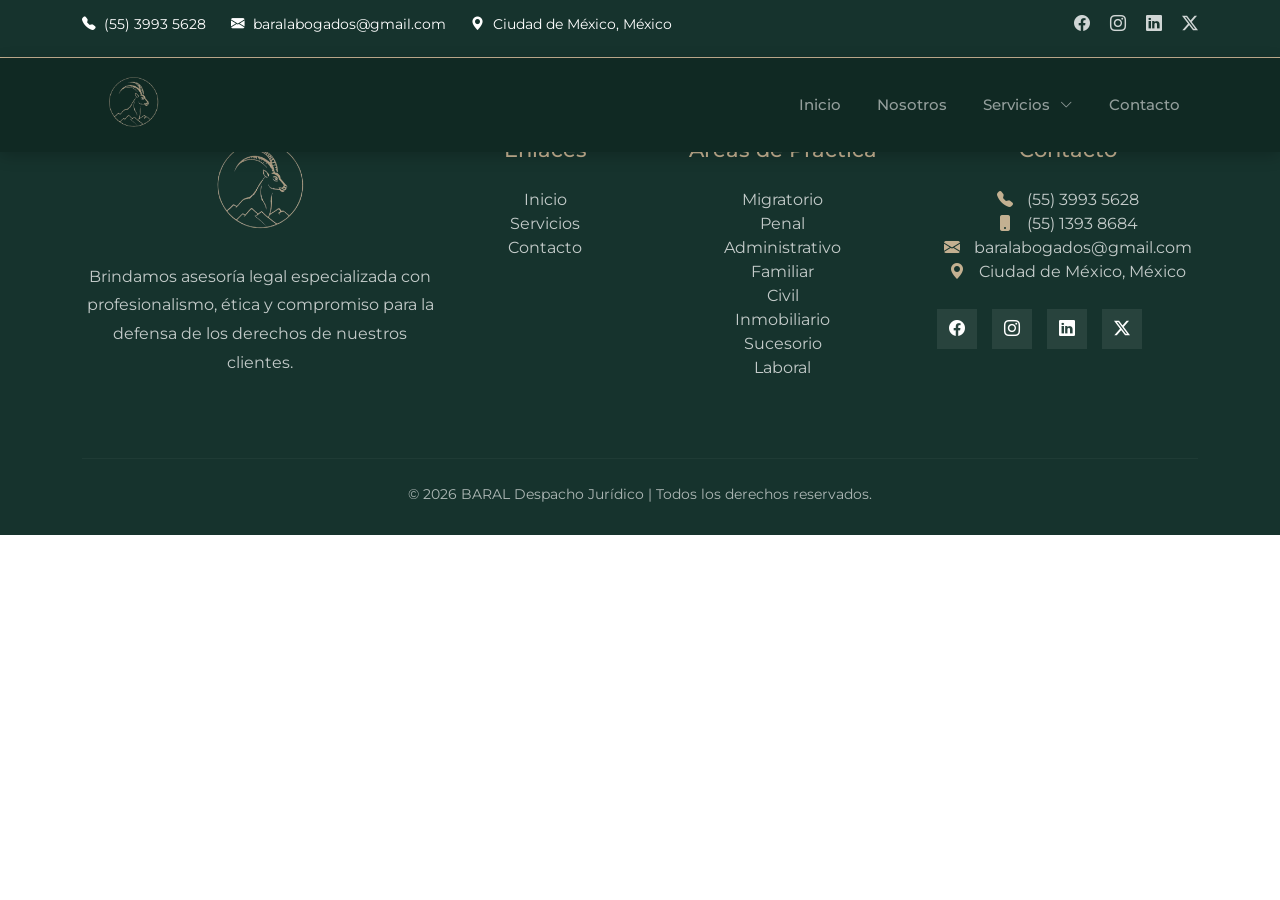
<file: cacaron copy.html>
<!DOCTYPE html>

<html lang="es">

<head>

<meta charset="UTF-8">
<meta name="viewport" content="width=device-width, initial-scale=1.0">

<title>BARAL Despacho Jurídico</title>

<link href="https://cdn.jsdelivr.net/npm/bootstrap@5.3.3/dist/css/bootstrap.min.css" rel="stylesheet">

<link rel="preconnect" href="https://fonts.googleapis.com">
<link rel="preconnect" href="https://fonts.gstatic.com" crossorigin>
<link href="https://fonts.googleapis.com/css2?family=Cinzel:wght@400;500;600;700&family=Montserrat:wght@300;400;500;600&display=swap" rel="stylesheet">
<link href="https://cdn.jsdelivr.net/npm/bootstrap-icons@1.11.3/font/bootstrap-icons.min.css" rel="stylesheet">

<link rel="stylesheet" href="css/styles.css">

</head>

<body>

<div class="topbar">

    <div class="container">

        <div class="topbar-content">

            <div class="topbar-left">

                <span>
                    <i class="bi bi-telephone-fill"></i>
                    (55) 3993 5628
                </span>

                <span>
                    <i class="bi bi-envelope-fill"></i>
                    baralabogados@gmail.com
                </span>

                <span>
                    <i class="bi bi-geo-alt-fill"></i>
                    Ciudad de México, México
                </span>

            </div>

            <div class="topbar-right">

    <a href="#">
        <i class="bi bi-facebook"></i>
    </a>

    <a href="#">
        <i class="bi bi-instagram"></i>
    </a>

    <a href="#">
        <i class="bi bi-linkedin"></i>
    </a>

    <a href="#">
        <i class="bi bi-twitter-x"></i>
    </a>

</div>

        </div>

    </div>

</div>

<nav class="navbar navbar-expand-lg navbar-dark fixed-top navbar-interna">

<div class="container">

<a class="navbar-brand" href="#">
<img src="img/logosf.png" alt="BARAL" class="logo-nav">
</a>

<button class="navbar-toggler" type="button"
data-bs-toggle="collapse"
data-bs-target="#menu">

<span class="navbar-toggler-icon"></span>

</button>

<div class="collapse navbar-collapse" id="menu">

<ul class="navbar-nav ms-auto">

<li class="nav-item">
<a class="nav-link" href="index.html">Inicio</a>
</li>

<li class="nav-item">
<a class="nav-link" href="nosotros.html">Nosotros</a>
</li>

<li class="nav-item dropdown">

    <a class="nav-link dropdown-toggle"
       href="#"
       role="button"
       data-bs-toggle="dropdown"
       aria-expanded="false">

        Servicios
        <i class="bi bi-chevron-down menu-arrow"></i>

    </a>

     <ul class="dropdown-menu">
        <li><a class="dropdown-item" href="migratorio.html">Derecho Migratorio</a></li>
        <li><a class="dropdown-item" href="penal.html">Derecho Penal</a></li>
        <li><a class="dropdown-item" href="administrativo.html">Derecho Administrativo</a></li>
         <li><a class="dropdown-item" href="familiar.html">Derecho Familiar</a></li>
        <li><a class="dropdown-item" href="civil.html">Derecho Civil</a></li>       
        <li><a class="dropdown-item" href="inmobiliario.html">Derecho Inmobiliario</a></li>
        <li><a class="dropdown-item" href="sucesorio.html">Derecho Sucesorio</a></li>
        <li><a class="dropdown-item" href="laboral.html">Derecho Laboral</a></li>      
        <li><a class="dropdown-item" href="asesoria.html">Asesoría Jurídica Integral</a></li>

    </ul>

</li>



<li class="nav-item">
<a class="nav-link" href="#contacto">Contacto</a>
</li>

</ul>

</div>

</div>
</nav>



<footer class="footer">

    <div class="container">

        <div class="row">

            <!-- Columna 1 -->
            <div class="col-lg-4 col-md-6 mb-4">

                <img src="img/logosf.png" alt="BARAL" class="footer-logo">

                <p class="footer-text">
                    Brindamos asesoría legal especializada con profesionalismo,
                    ética y compromiso para la defensa de los derechos de nuestros clientes.
                </p>

            </div>

            <!-- Columna 2 -->
            <div class="col-lg-2 col-md-6 mb-4">

                <h4 class="footer-title">
                    Enlaces
                </h4>

                 <ul class="footer-links">
                    <li><a href="#inicio">Inicio</a></li>                  
                    <li><a href="#servicios">Servicios</a></li>
                    <li><a href="#contacto">Contacto</a></li>
                </ul>

            </div>

            <!-- Columna 3 -->
            <div class="col-lg-3 col-md-6 mb-4">

                <h4 class="footer-title">
                    Áreas de Práctica
                </h4>

                <ul class="footer-links">
                    <li>Migratorio</li>
                    <li>Penal</li>
                    <li>Administrativo</li>
                    <li>Familiar</li>
                    <li>Civil</li>
                    <li>Inmobiliario</li>
                    <li>Sucesorio</li>
                    <li>Laboral</li>
                </ul>
                

            </div>

            <!-- Columna 4 -->
            <div class="col-lg-3 col-md-6 mb-4">

                <h4 class="footer-title">
                    Contacto
                </h4>

                <ul class="footer-contact">

                    <li>
                        <i class="bi bi-telephone-fill"></i>
                        (55) 3993 5628
                    </li>

                    <li>
                        <i class="bi bi-phone-fill"></i>
                        (55) 1393 8684
                    </li>

                    <li>
                        <i class="bi bi-envelope-fill"></i>
                        baralabogados@gmail.com
                    </li>

                    <li>
                        <i class="bi bi-geo-alt-fill"></i>
                        Ciudad de México, México
                    </li>

                </ul>

                <div class="footer-social">

                    <a href="#">
        <i class="bi bi-facebook"></i>
    </a>

    <a href="#">
        <i class="bi bi-instagram"></i>
    </a>

    <a href="#">
        <i class="bi bi-linkedin"></i>
    </a>

    <a href="#">
        <i class="bi bi-twitter-x"></i>
    </a>

                </div>

            </div>

        </div>

        <hr class="footer-divider">

        <div class="footer-bottom">

            © 2026 BARAL Despacho Jurídico | Todos los derechos reservados.

        </div>

    </div>

</footer>


<script src="https://cdn.jsdelivr.net/npm/bootstrap@5.3.3/dist/js/bootstrap.bundle.min.js"></script>

<script src="js/script.js"></script>

</body>
</html>
</file>
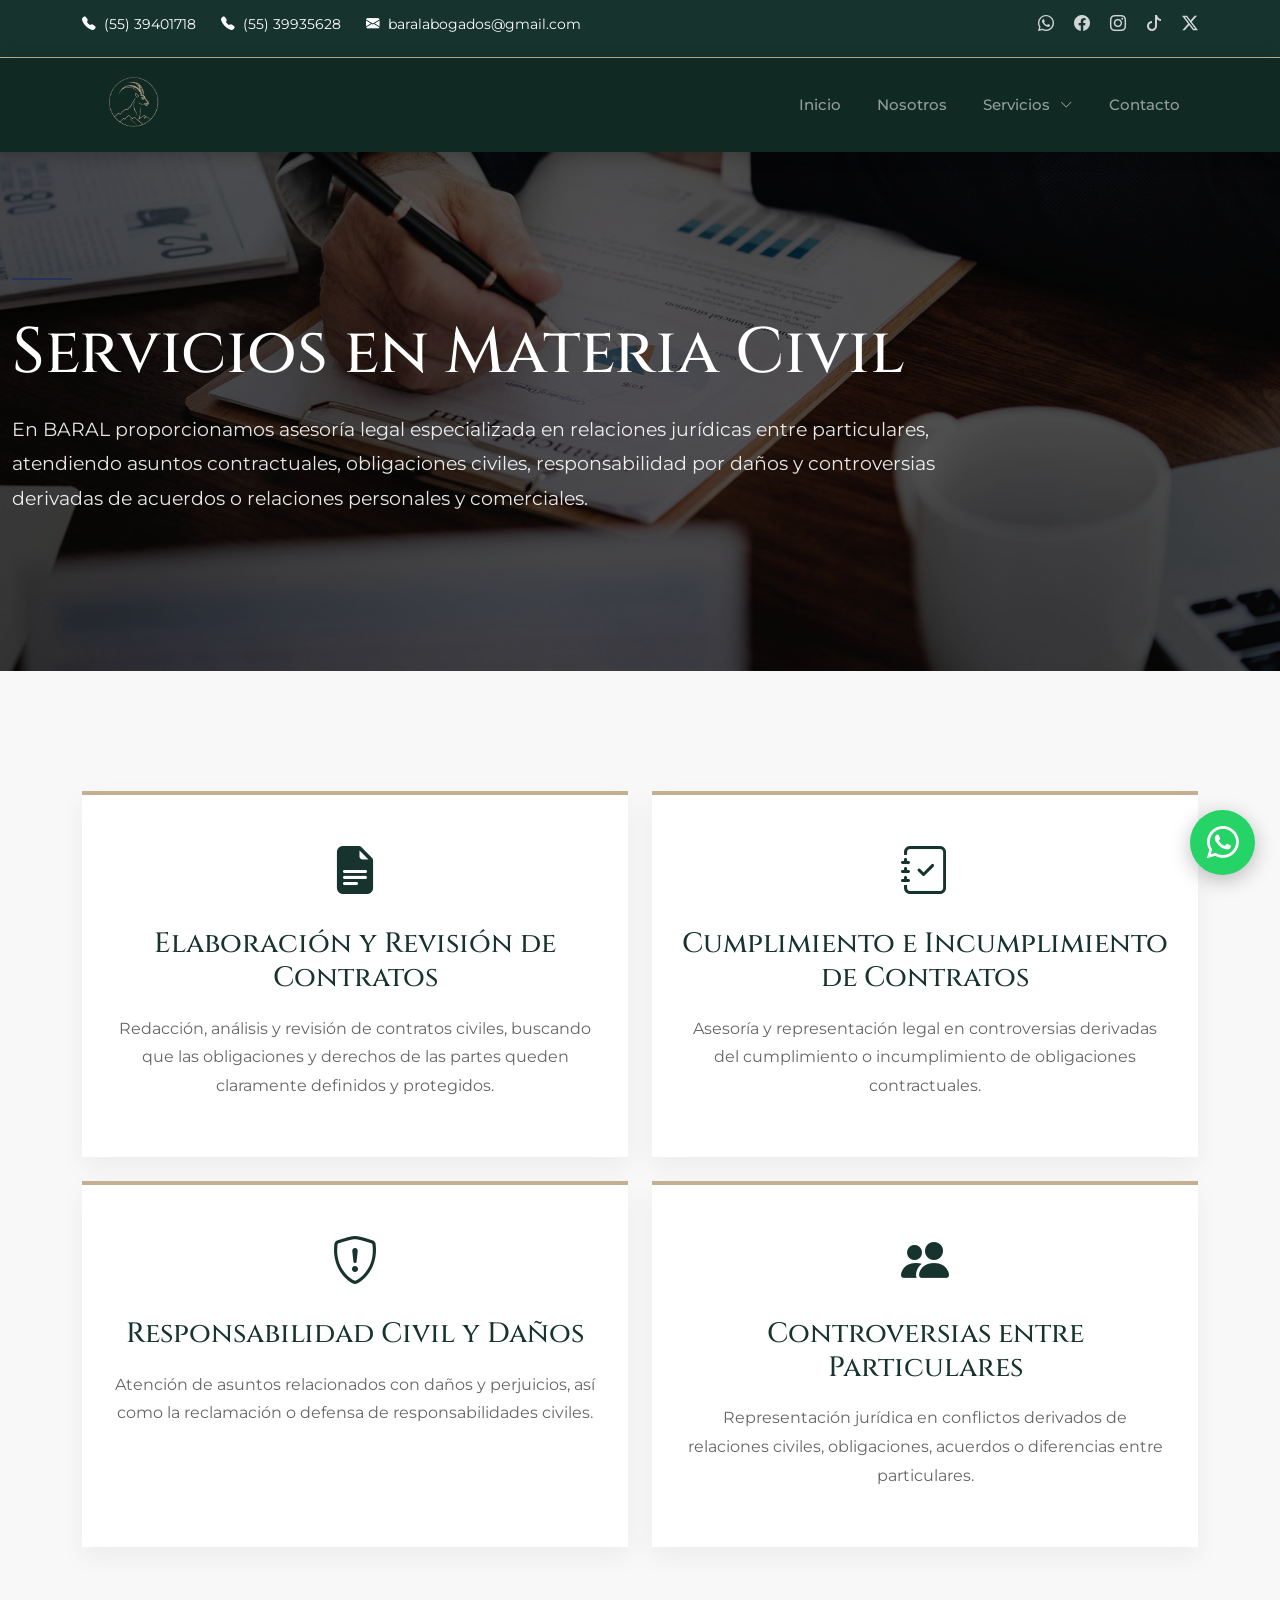
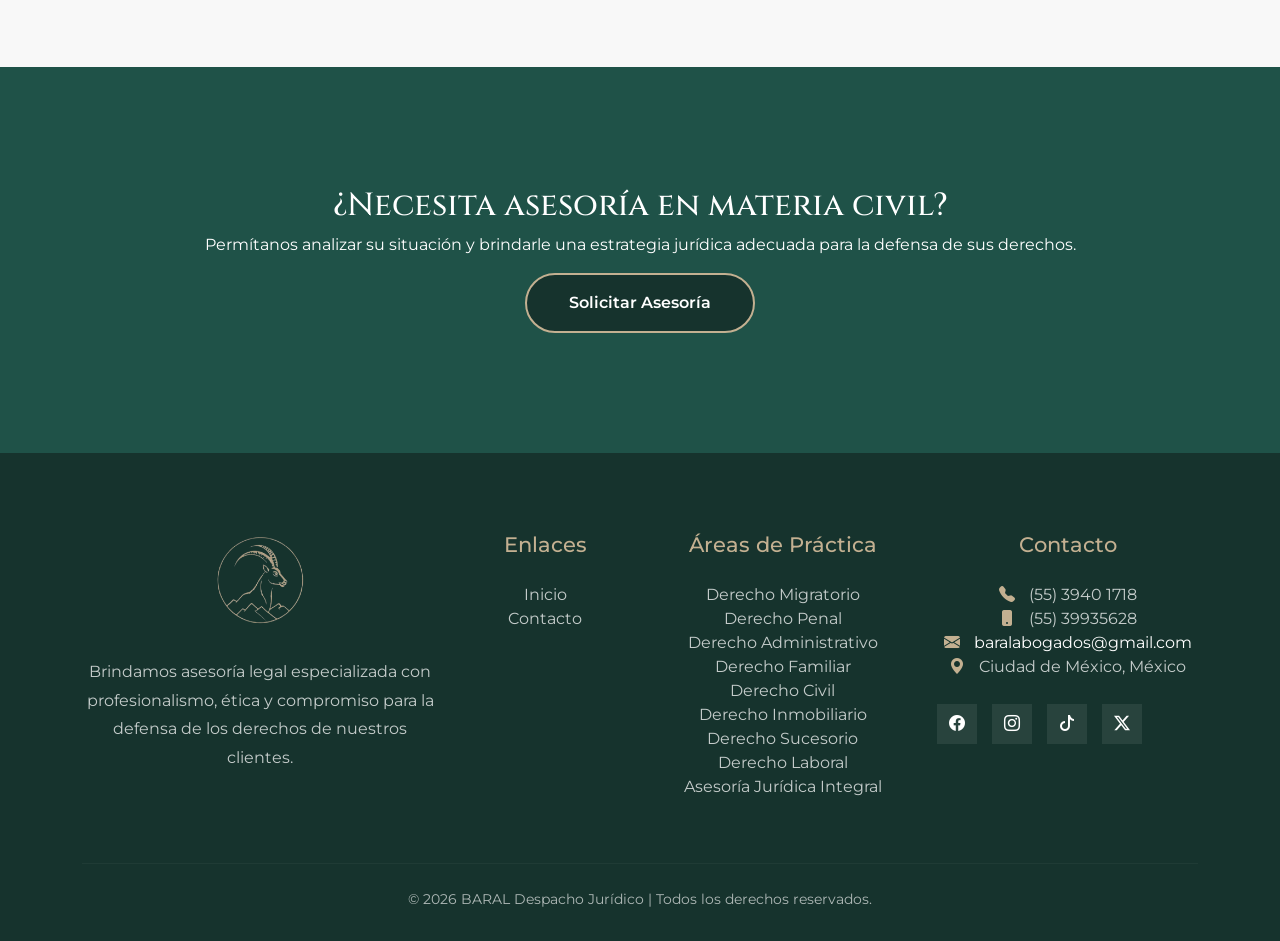
<file: civil.html>
<!DOCTYPE html>

<html lang="es">

<head>

<meta charset="UTF-8">
<meta name="viewport" content="width=device-width, initial-scale=1.0">

<title>BARAL Despacho Jurídico</title>

<link href="https://cdn.jsdelivr.net/npm/bootstrap@5.3.3/dist/css/bootstrap.min.css" rel="stylesheet">

<link rel="preconnect" href="https://fonts.googleapis.com">
<link rel="preconnect" href="https://fonts.gstatic.com" crossorigin>
<link href="https://fonts.googleapis.com/css2?family=Cinzel:wght@400;500;600;700&family=Montserrat:wght@300;400;500;600&display=swap" rel="stylesheet">
<link href="https://cdn.jsdelivr.net/npm/bootstrap-icons@1.11.3/font/bootstrap-icons.min.css" rel="stylesheet">

<link rel="stylesheet" href="css/styles.css">

</head>

<body>

<div class="topbar">

    <div class="container">

        <div class="topbar-content">

            <div class="topbar-left">

                 <span>
                    <i class="bi bi-telephone-fill"></i>
                    (55) 39401718
                </span>
                <span>
                    <i class="bi bi-telephone-fill"></i>
                    (55) 39935628
                </span>

                <span>
                    <i class="bi bi-envelope-fill"></i>
                    <a href="mailto:baralabogados@gmail.com" class="topbar-email">
                    baralabogados@gmail.com
                    </a>
                </span>

                

            </div>

            <div class="topbar-right">

                <a href="https://wa.me/525610105592" target="_blank">
                    <i class="bi bi-whatsapp"></i>
                </a>

                <a href="https://www.facebook.com/baralabogados" target="_blank" rel="noopener noreferrer">
                    <i class="bi bi-facebook"></i>
                </a>

                <a href="https://www.instagram.com/baralabogados/" target="_blank" rel="noopener noreferrer">
                    <i class="bi bi-instagram"></i>
                </a>

                <a href="https://www.tiktok.com/@baral.abogados" target="_blank" rel="noopener noreferrer">
                    <i class="bi bi-tiktok"></i>

                 </a>

                <a href="https://x.com/BARALAbogados" target="_blank" rel="noopener noreferrer">
                    <i class="bi bi-twitter-x"></i>
                </a>

            </div>

        </div>

    </div>

</div>

<nav class="navbar navbar-expand-lg navbar-dark fixed-top navbar-interna">

<div class="container">

<a class="navbar-brand" href="#">
<img src="img/logosf.png" alt="BARAL" class="logo-nav">
</a>

<button class="navbar-toggler" type="button"
data-bs-toggle="collapse"
data-bs-target="#menu">

<span class="navbar-toggler-icon"></span>

</button>

<div class="collapse navbar-collapse" id="menu">

<ul class="navbar-nav ms-auto">

<li class="nav-item">
<a class="nav-link" href="index.html">Inicio</a>
</li>

<li class="nav-item">
<a class="nav-link" href="nosotros.html">Nosotros</a>
</li>

<li class="nav-item dropdown">

    <a class="nav-link dropdown-toggle"
       href="#"
       role="button"
       data-bs-toggle="dropdown"
       aria-expanded="false">

        Servicios
        <i class="bi bi-chevron-down menu-arrow"></i>

    </a>

     <ul class="dropdown-menu">
        <li><a class="dropdown-item" href="migratorio.html">Derecho Migratorio</a></li>
        <li><a class="dropdown-item" href="penal.html">Derecho Penal</a></li>
        <li><a class="dropdown-item" href="administrativo.html">Derecho Administrativo</a></li>
         <li><a class="dropdown-item" href="familiar.html">Derecho Familiar</a></li>
        <li><a class="dropdown-item" href="civil.html">Derecho Civil</a></li>       
        <li><a class="dropdown-item" href="inmobiliario.html">Derecho Inmobiliario</a></li>
        <li><a class="dropdown-item" href="sucesorio.html">Derecho Sucesorio</a></li>
        <li><a class="dropdown-item" href="laboral.html">Derecho Laboral</a></li>      
        <li><a class="dropdown-item" href="asesoria.html">Asesoría Jurídica Integral</a></li>

    </ul>

</li>



<li class="nav-item">
<a class="nav-link" href="index.html#contacto">Contacto</a>
</li>

</ul>

</div>

</div>
</nav>

<section class="internal-hero">

    <div class="container">

        <div class="section-line"></div>

        <h1>
            Servicios en Materia Civil
        </h1>

        <p>
            En BARAL proporcionamos asesoría legal especializada en relaciones jurídicas entre particulares, atendiendo asuntos contractuales, obligaciones civiles, responsabilidad por daños y controversias derivadas de acuerdos o relaciones personales y comerciales.
        </p>

    </div>

</section>


<section class="penal-servicios">

    <div class="container">

        <div class="row g-4">

            <div class="col-lg-6">

                <div class="servicio-card">

                    <i class="bi bi-file-earmark-text-fill"></i>

                    <h3>
                        Elaboración y Revisión de Contratos
                    </h3>

                    <p>
                        Redacción, análisis y revisión de contratos civiles, buscando que las obligaciones y derechos de las partes queden claramente definidos y protegidos.
                    </p>

                </div>

            </div>

            <div class="col-lg-6">

                <div class="servicio-card">

                    <i class="bi bi-journal-check"></i>

                    <h3>
                        Cumplimiento e Incumplimiento de Contratos
                    </h3>

                    <p>
                        Asesoría y representación legal en controversias derivadas del cumplimiento o incumplimiento de obligaciones contractuales.
                    </p>

                </div>

            </div>

            <div class="col-lg-6">

                <div class="servicio-card">

                    <i class="bi bi-shield-exclamation"></i>

                    <h3>
                        Responsabilidad Civil y Daños
                    </h3>

                    <p>
                        Atención de asuntos relacionados con daños y perjuicios, así como la reclamación o defensa de responsabilidades civiles.
                    </p>

                </div>

            </div>

            <div class="col-lg-6">

                <div class="servicio-card">

                    <i class="bi bi-people-fill"></i>

                    <h3>
                        Controversias entre Particulares
                    </h3>

                    <p>
                        Representación jurídica en conflictos derivados de relaciones civiles, obligaciones, acuerdos o diferencias entre particulares.
                    </p>

                </div>

            </div>

        </div>

    </div>

</section>

<section class="cta-section">

    <div class="container text-center">

        <h2>
            ¿Necesita asesoría en materia civil?
        </h2>

        <p>
            Permítanos analizar su situación y brindarle una estrategia jurídica adecuada para la defensa de sus derechos.
        </p>

        <a href="index.html#contacto" class="btn btn-baral">
            Solicitar Asesoría
        </a>

    </div>

</section>

<footer class="footer">

    <div class="container">

        <div class="row">

            <!-- Columna 1 -->
            <div class="col-lg-4 col-md-6 mb-4">

                <img src="img/logosf.png" alt="BARAL" class="footer-logo">

                <p class="footer-text">
                    Brindamos asesoría legal especializada con profesionalismo,
                    ética y compromiso para la defensa de los derechos de nuestros clientes.
                </p>

            </div>

            <!-- Columna 2 -->
            <div class="col-lg-2 col-md-6 mb-4">

                <h4 class="footer-title">
                    Enlaces
                </h4>

                <ul class="footer-links">
                    <li><a class="nav-link" href="index.html">Inicio</a></li>                  
                    <li><a class="nav-link" href="index.html#contacto">Contacto</a></li>
                </ul>

            </div>

            <!-- Columna 3 -->
            <div class="col-lg-3 col-md-6 mb-4">

                <h4 class="footer-title">
                    Áreas de Práctica
                </h4>

                <ul class="footer-links">
                    <li><a  class="nav-link" href="migratorio.html">Derecho Migratorio</a></li>
                    <li><a  class="nav-link" href="penal.html">Derecho Penal</a></li>
                    <li><a  class="nav-link" href="administrativo.html">Derecho Administrativo</a></li>
                    <li><a  class="nav-link" href="familiar.html">Derecho Familiar</a></li>
                    <li><a  class="nav-link" ref="civil.html">Derecho Civil</a></li>       
                    <li><a  class="nav-link" href="inmobiliario.html">Derecho Inmobiliario</a></li>
                    <li><a  class="nav-link" href="sucesorio.html">Derecho Sucesorio</a></li>
                    <li><a  class="nav-link" href="laboral.html">Derecho Laboral</a></li>      
                    <li><a  class="nav-link" href="asesoria.html">Asesoría Jurídica Integral</a></li>
                </ul>

            </div>

            <!-- Columna 4 -->
            <div class="col-lg-3 col-md-6 mb-4">

                <h4 class="footer-title">
                    
                    Contacto
                </h4>

                <ul class="footer-contact">

                    <li>
                        <i class="bi bi-telephone-fill"></i>
                        (55) 3940 1718
                    </li>

                    <li>
                        <i class="bi bi-phone-fill"></i>
                        (55) 39935628
                    </li>

                    <li>
                        <i class="bi bi-envelope-fill"></i>
                         <a href="mailto:baralabogados@gmail.com" class="topbar-email">
                    baralabogados@gmail.com
                    </a>
                    </li>

                    <li>
                        <i class="bi bi-geo-alt-fill"></i>
                        Ciudad de México, México
                    </li>

                </ul>

                <div class="footer-social">

                    <a href="https://www.facebook.com/baralabogados" target="_blank" rel="noopener noreferrer">
                        <i class="bi bi-facebook"></i>
                    </a>

                    <a href="https://www.instagram.com/baralabogados/" target="_blank" rel="noopener noreferrer">
                        <i class="bi bi-instagram"></i>
                    </a>
                   
                    
                     <a href="https://www.tiktok.com/@baral.abogados" target="_blank" rel="noopener noreferrer">
                        <i class="bi bi-tiktok"></i>

                    </a>

                    <a href="https://x.com/BARALAbogados" target="_blank" rel="noopener noreferrer">
                    <i class="bi bi-twitter-x"></i>
                </a>

                </div>

            </div>

        </div>

        <hr class="footer-divider">

        <div class="footer-bottom">

            © 2026 BARAL Despacho Jurídico | Todos los derechos reservados.

        </div>

    </div>

</footer>


<script src="https://cdn.jsdelivr.net/npm/bootstrap@5.3.3/dist/js/bootstrap.bundle.min.js"></script>

<script src="js/script.js"></script>


<div class="whatsapp-container">

    <span class="whatsapp-text">
        Contáctanos
    </span>

    <a href="https://wa.me/525610105592?text=Hola,%20me%20gustaría%20recibir%20asesoría%20jurídica."
       class="whatsapp-float"
       target="_blank">

       <i class="bi bi-whatsapp"></i>

    </a>

</div>
</body>
</html>
</file>
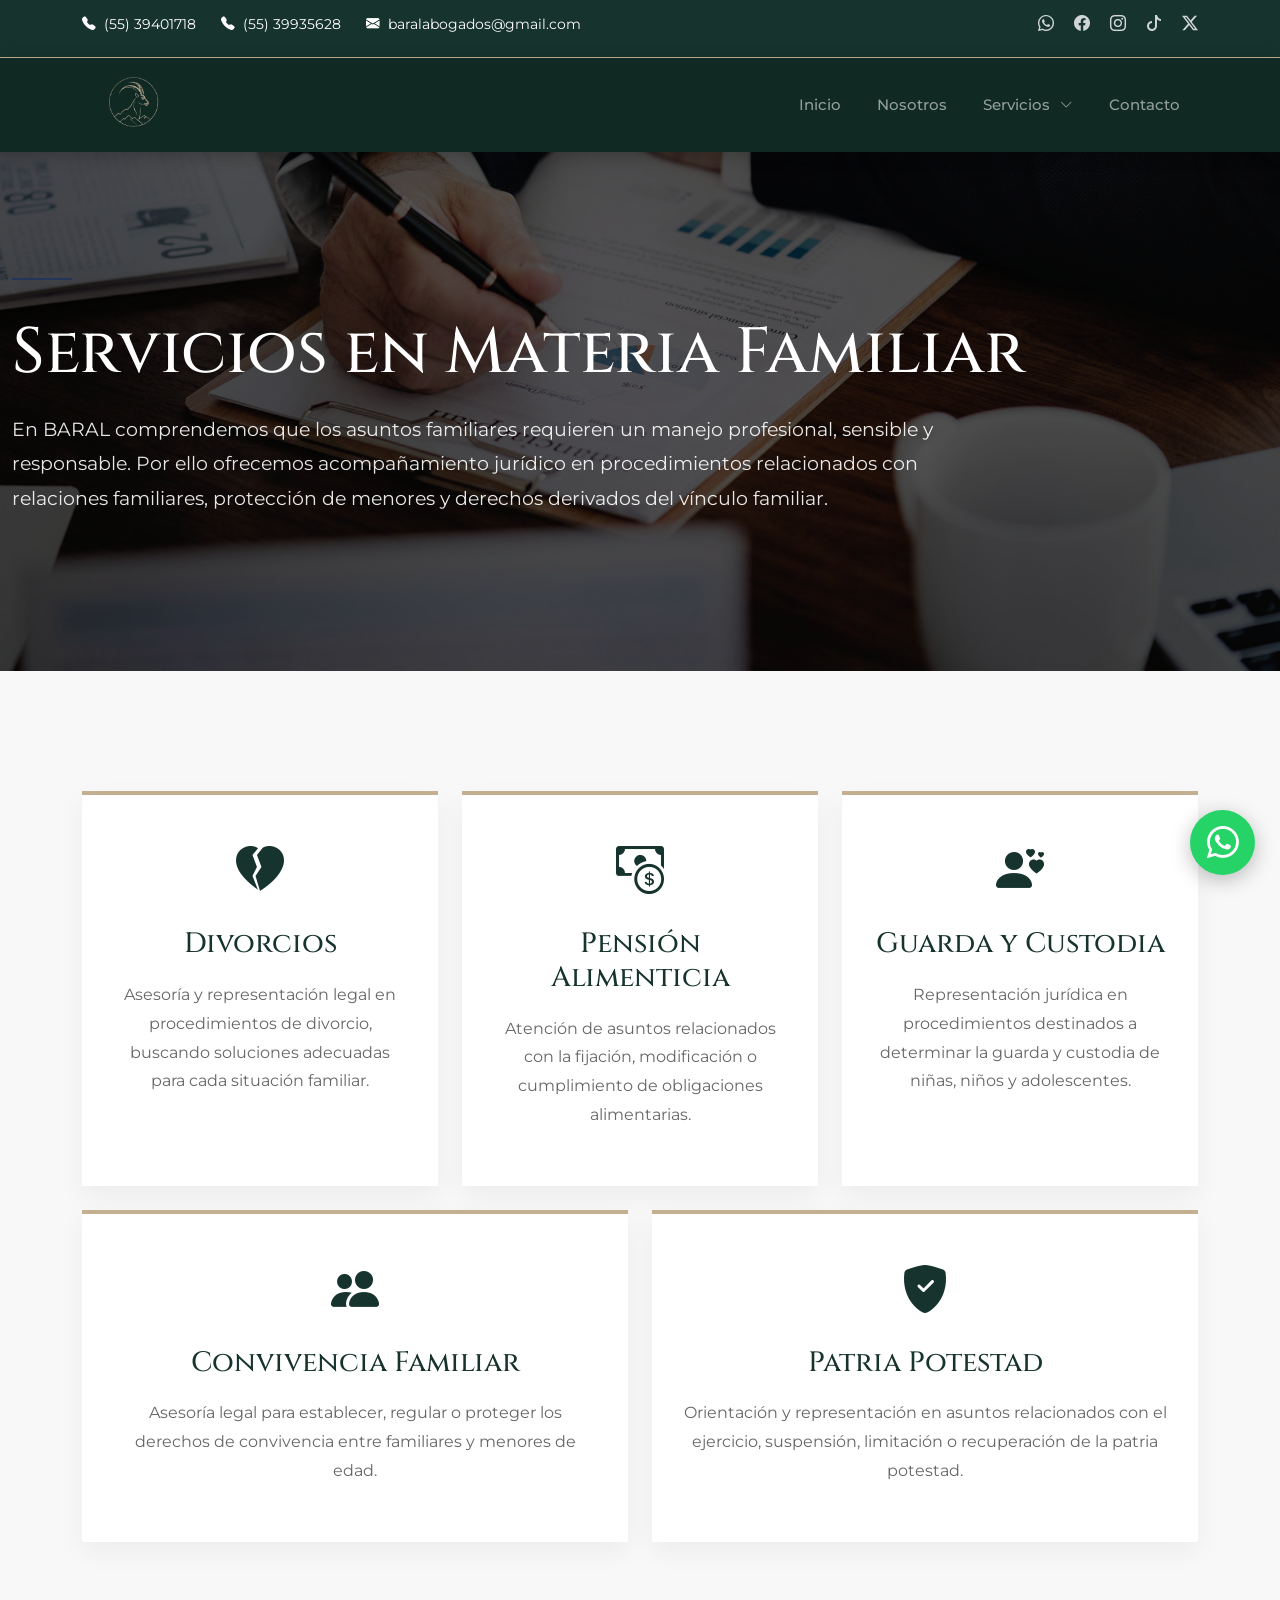
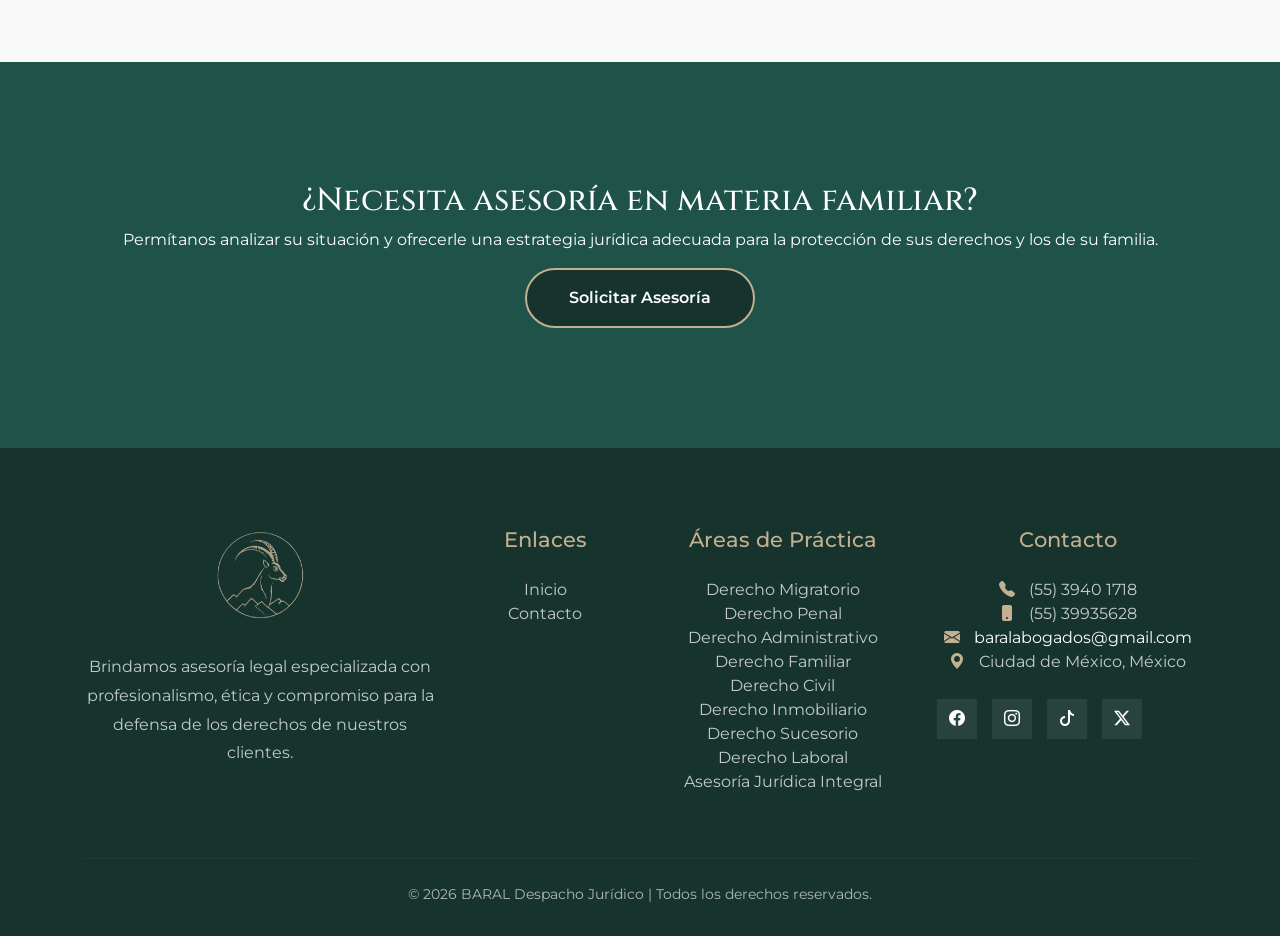
<file: familiar.html>
<!DOCTYPE html>

<html lang="es">

<head>

<meta charset="UTF-8">
<meta name="viewport" content="width=device-width, initial-scale=1.0">

<title>BARAL Despacho Jurídico</title>

<link href="https://cdn.jsdelivr.net/npm/bootstrap@5.3.3/dist/css/bootstrap.min.css" rel="stylesheet">

<link rel="preconnect" href="https://fonts.googleapis.com">
<link rel="preconnect" href="https://fonts.gstatic.com" crossorigin>
<link href="https://fonts.googleapis.com/css2?family=Cinzel:wght@400;500;600;700&family=Montserrat:wght@300;400;500;600&display=swap" rel="stylesheet">
<link href="https://cdn.jsdelivr.net/npm/bootstrap-icons@1.11.3/font/bootstrap-icons.min.css" rel="stylesheet">

<link rel="stylesheet" href="css/styles.css">

</head>

<body>

<div class="topbar">

    <div class="container">

        <div class="topbar-content">

            <div class="topbar-left">

                 <span>
                    <i class="bi bi-telephone-fill"></i>
                    (55) 39401718
                </span>
                <span>
                    <i class="bi bi-telephone-fill"></i>
                    (55) 39935628
                </span>

                <span>
                    <i class="bi bi-envelope-fill"></i>
                    <a href="mailto:baralabogados@gmail.com" class="topbar-email">
                    baralabogados@gmail.com
                    </a>
                </span>

               

            </div>

            <div class="topbar-right">

                <a href="https://wa.me/525610105592" target="_blank">
                    <i class="bi bi-whatsapp"></i>
                </a>

                <a href="https://www.facebook.com/baralabogados" target="_blank" rel="noopener noreferrer">
                    <i class="bi bi-facebook"></i>
                </a>

                <a href="https://www.instagram.com/baralabogados/" target="_blank" rel="noopener noreferrer">
                    <i class="bi bi-instagram"></i>
                </a>

                <a href="https://www.tiktok.com/@baral.abogados" target="_blank" rel="noopener noreferrer">
                    <i class="bi bi-tiktok"></i>

                 </a>

                <a href="https://x.com/BARALAbogados" target="_blank" rel="noopener noreferrer">
                    <i class="bi bi-twitter-x"></i>
                </a>

            </div>

        </div>

    </div>

</div>

<nav class="navbar navbar-expand-lg navbar-dark fixed-top navbar-interna">

<div class="container">

<a class="navbar-brand" href="#">
<img src="img/logosf.png" alt="BARAL" class="logo-nav">
</a>

<button class="navbar-toggler" type="button"
data-bs-toggle="collapse"
data-bs-target="#menu">

<span class="navbar-toggler-icon"></span>

</button>

<div class="collapse navbar-collapse" id="menu">

<ul class="navbar-nav ms-auto">

<li class="nav-item">
<a class="nav-link" href="index.html">Inicio</a>
</li>

<li class="nav-item">
<a class="nav-link" href="nosotros.html">Nosotros</a>
</li>

<li class="nav-item dropdown">

    <a class="nav-link dropdown-toggle"
       href="#"
       role="button"
       data-bs-toggle="dropdown"
       aria-expanded="false">

        Servicios
        <i class="bi bi-chevron-down menu-arrow"></i>

    </a>

     <ul class="dropdown-menu">
        <li><a class="dropdown-item" href="migratorio.html">Derecho Migratorio</a></li>
        <li><a class="dropdown-item" href="penal.html">Derecho Penal</a></li>
        <li><a class="dropdown-item" href="administrativo.html">Derecho Administrativo</a></li>
         <li><a class="dropdown-item" href="familiar.html">Derecho Familiar</a></li>
        <li><a class="dropdown-item" href="civil.html">Derecho Civil</a></li>       
        <li><a class="dropdown-item" href="inmobiliario.html">Derecho Inmobiliario</a></li>
        <li><a class="dropdown-item" href="sucesorio.html">Derecho Sucesorio</a></li>
        <li><a class="dropdown-item" href="laboral.html">Derecho Laboral</a></li>      
        <li><a class="dropdown-item" href="asesoria.html">Asesoría Jurídica Integral</a></li>

    </ul>

</li>



<li class="nav-item">
<a class="nav-link" href="index.html#contacto">Contacto</a>
</li>

</ul>

</div>

</div>
</nav>

<section class="internal-hero">

    <div class="container">

        <div class="section-line"></div>

        <h1>
            Servicios en Materia Familiar
        </h1>

        <p>
            En BARAL comprendemos que los asuntos familiares requieren un manejo profesional, sensible y responsable. Por ello ofrecemos acompañamiento jurídico en procedimientos relacionados con relaciones familiares, protección de menores y derechos derivados del vínculo familiar.
        </p>

    </div>

</section>


<section class="penal-servicios">

    <div class="container">

        <div class="row g-4">

            <div class="col-lg-4 col-md-6">

                <div class="servicio-card">

                    <i class="bi bi-heartbreak-fill"></i>

                    <h3>
                        Divorcios
                    </h3>

                    <p>
                        Asesoría y representación legal en procedimientos de divorcio, buscando soluciones adecuadas para cada situación familiar.
                    </p>

                </div>

            </div>

            <div class="col-lg-4 col-md-6">

                <div class="servicio-card">

                    <i class="bi bi-cash-coin"></i>

                    <h3>
                        Pensión Alimenticia
                    </h3>

                    <p>
                        Atención de asuntos relacionados con la fijación, modificación o cumplimiento de obligaciones alimentarias.
                    </p>

                </div>

            </div>

            <div class="col-lg-4 col-md-6">

                <div class="servicio-card">

                    <i class="bi bi-person-hearts"></i>

                    <h3>
                        Guarda y Custodia
                    </h3>

                    <p>
                        Representación jurídica en procedimientos destinados a determinar la guarda y custodia de niñas, niños y adolescentes.
                    </p>

                </div>

            </div>

            <div class="col-lg-6 col-md-6">

                <div class="servicio-card">

                    <i class="bi bi-people-fill"></i>

                    <h3>
                        Convivencia Familiar
                    </h3>

                    <p>
                        Asesoría legal para establecer, regular o proteger los derechos de convivencia entre familiares y menores de edad.
                    </p>

                </div>

            </div>

            <div class="col-lg-6 col-md-6">

                <div class="servicio-card">

                    <i class="bi bi-shield-fill-check"></i>

                    <h3>
                        Patria Potestad
                    </h3>

                    <p>
                        Orientación y representación en asuntos relacionados con el ejercicio, suspensión, limitación o recuperación de la patria potestad.
                    </p>

                </div>

            </div>

        </div>

    </div>

</section>

<section class="cta-section">

    <div class="container text-center">

        <h2>
            ¿Necesita asesoría en materia familiar?
        </h2>

        <p>
            Permítanos analizar su situación y ofrecerle una estrategia jurídica adecuada para la protección de sus derechos y los de su familia.
        </p>

        <a href="index.html#contacto" class="btn btn-baral">
            Solicitar Asesoría
        </a>

    </div>

</section>


<footer class="footer">

    <div class="container">

        <div class="row">

            <!-- Columna 1 -->
            <div class="col-lg-4 col-md-6 mb-4">

                <img src="img/logosf.png" alt="BARAL" class="footer-logo">

                <p class="footer-text">
                    Brindamos asesoría legal especializada con profesionalismo,
                    ética y compromiso para la defensa de los derechos de nuestros clientes.
                </p>

            </div>

            <!-- Columna 2 -->
            <div class="col-lg-2 col-md-6 mb-4">

                <h4 class="footer-title">
                    Enlaces
                </h4>

                <ul class="footer-links">
                    <li><a class="nav-link" href="index.html">Inicio</a></li>                  
                    <li><a class="nav-link" href="index.html#contacto">Contacto</a></li>
                </ul>

            </div>

            <!-- Columna 3 -->
            <div class="col-lg-3 col-md-6 mb-4">

                <h4 class="footer-title">
                    Áreas de Práctica
                </h4>

                <ul class="footer-links">
                    <li><a  class="nav-link" href="migratorio.html">Derecho Migratorio</a></li>
                    <li><a  class="nav-link" href="penal.html">Derecho Penal</a></li>
                    <li><a  class="nav-link" href="administrativo.html">Derecho Administrativo</a></li>
                    <li><a  class="nav-link" href="familiar.html">Derecho Familiar</a></li>
                    <li><a  class="nav-link" ref="civil.html">Derecho Civil</a></li>       
                    <li><a  class="nav-link" href="inmobiliario.html">Derecho Inmobiliario</a></li>
                    <li><a  class="nav-link" href="sucesorio.html">Derecho Sucesorio</a></li>
                    <li><a  class="nav-link" href="laboral.html">Derecho Laboral</a></li>      
                    <li><a  class="nav-link" href="asesoria.html">Asesoría Jurídica Integral</a></li>
                </ul>

            </div>

            <!-- Columna 4 -->
            <div class="col-lg-3 col-md-6 mb-4">

                <h4 class="footer-title">
                    
                    Contacto
                </h4>

                <ul class="footer-contact">

                    <li>
                        <i class="bi bi-telephone-fill"></i>
                        (55) 3940 1718
                    </li>

                   <li>
                        <i class="bi bi-phone-fill"></i>
                        (55) 39935628
                    </li>

                    <li>
                        <i class="bi bi-envelope-fill"></i>
                         <a href="mailto:baralabogados@gmail.com" class="topbar-email">
                    baralabogados@gmail.com
                    </a>
                    </li>

                    <li>
                        <i class="bi bi-geo-alt-fill"></i>
                        Ciudad de México, México
                    </li>

                </ul>

                <div class="footer-social">

                    <a href="https://www.facebook.com/baralabogados" target="_blank" rel="noopener noreferrer">
                        <i class="bi bi-facebook"></i>
                    </a>

                    <a href="https://www.instagram.com/baralabogados/" target="_blank" rel="noopener noreferrer">
                        <i class="bi bi-instagram"></i>
                    </a>
                   
                    
                     <a href="https://www.tiktok.com/@baral.abogados" target="_blank" rel="noopener noreferrer">
                        <i class="bi bi-tiktok"></i>

                    </a>

                    <a href="https://x.com/BARALAbogados" target="_blank" rel="noopener noreferrer">
                    <i class="bi bi-twitter-x"></i>
                </a>

                </div>

            </div>

        </div>

        <hr class="footer-divider">

        <div class="footer-bottom">

            © 2026 BARAL Despacho Jurídico | Todos los derechos reservados.

        </div>

    </div>

</footer>


<script src="https://cdn.jsdelivr.net/npm/bootstrap@5.3.3/dist/js/bootstrap.bundle.min.js"></script>

<script src="js/script.js"></script>

<div class="whatsapp-container">

    <span class="whatsapp-text">
        Contáctanos
    </span>

    <a href="https://wa.me/525610105592?text=Hola,%20me%20gustaría%20recibir%20asesoría%20jurídica."
       class="whatsapp-float"
       target="_blank">

       <i class="bi bi-whatsapp"></i>

    </a>

</div>

</body>
</html>
</file>
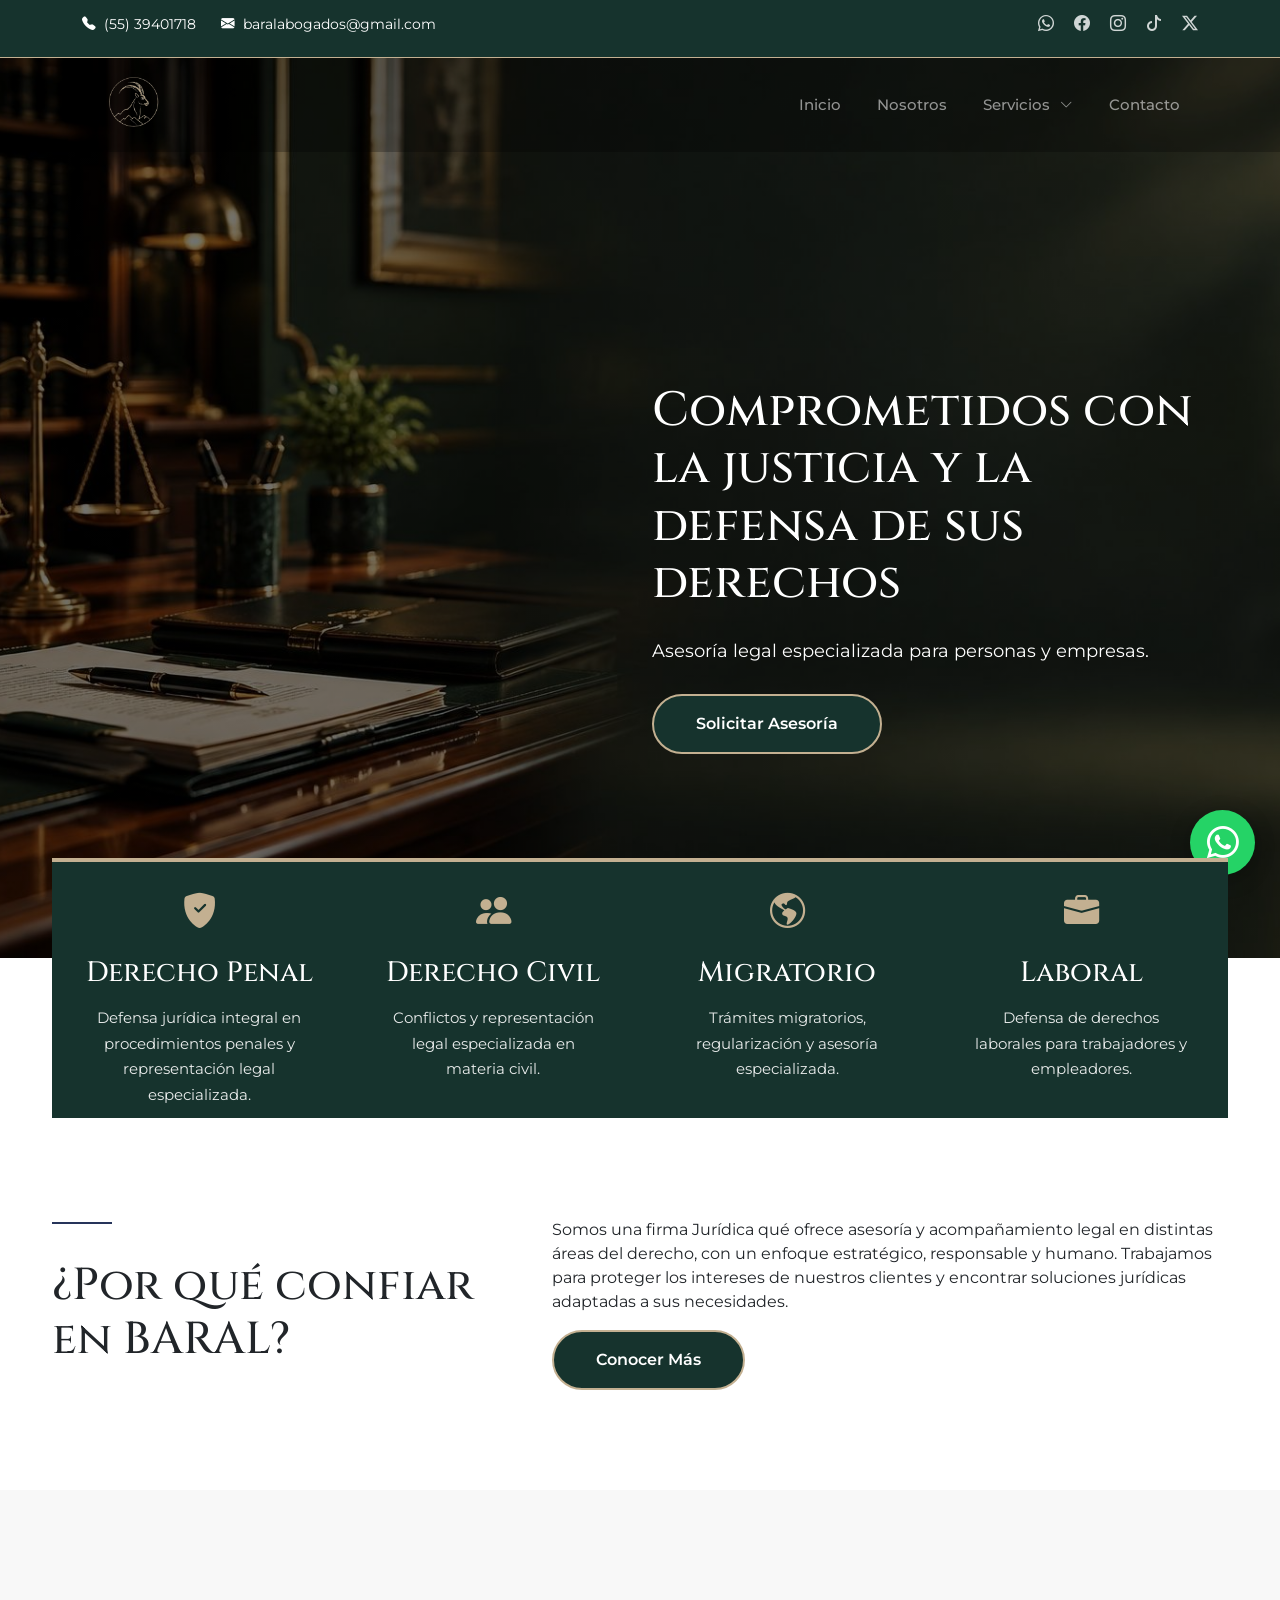
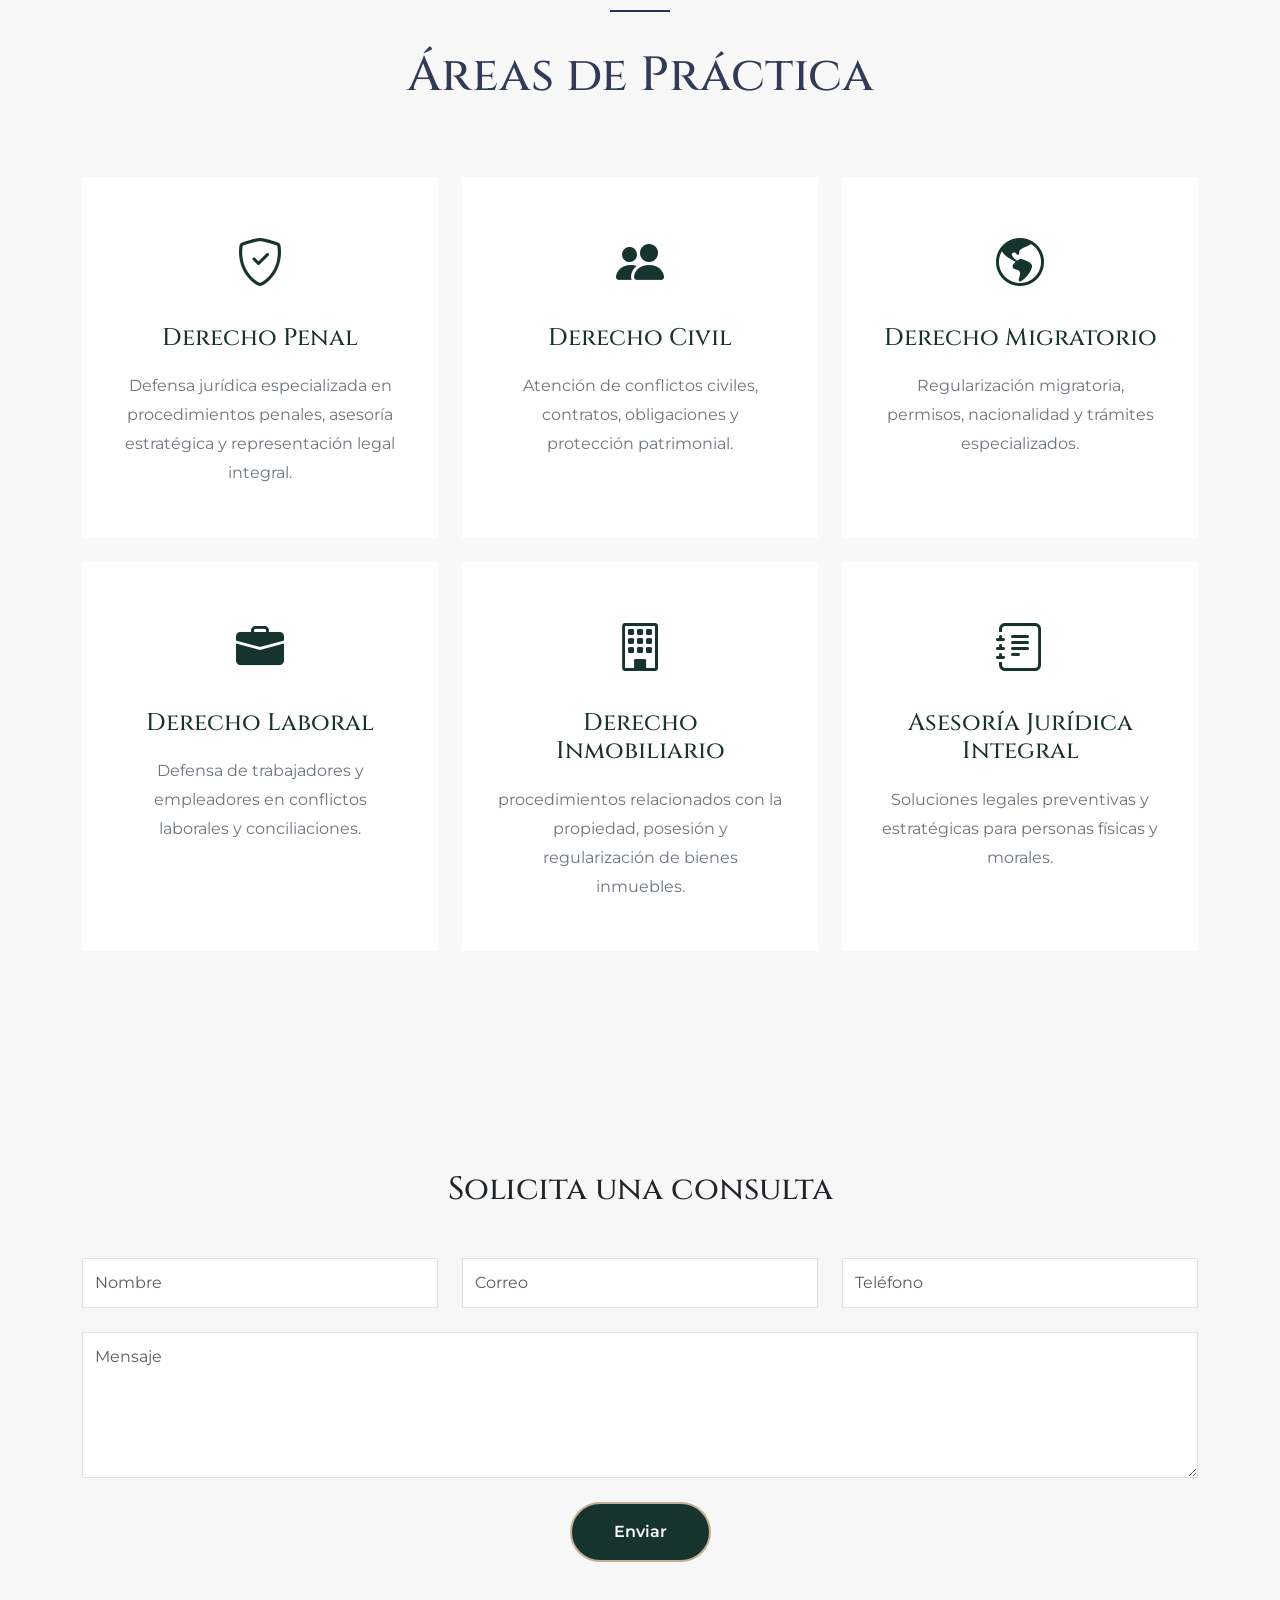
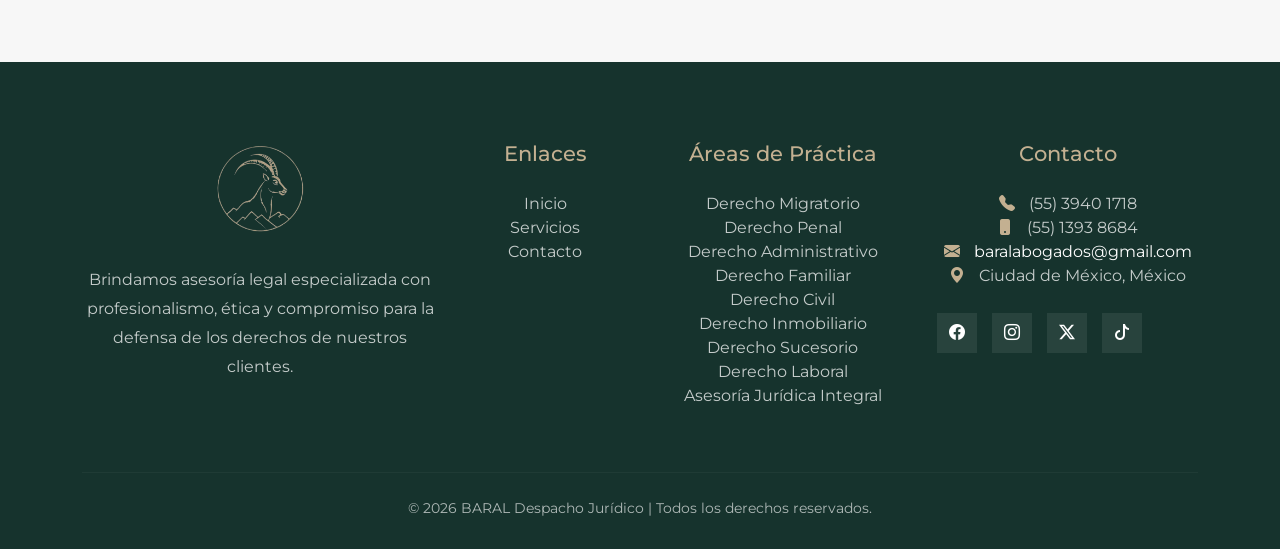
<file: index - copia.html>
<!DOCTYPE html>

<html lang="es">

<head>

<meta charset="UTF-8">
<meta name="viewport" content="width=device-width, initial-scale=1.0">

<title>BARAL Despacho Jurídico.</title>

<link href="https://cdn.jsdelivr.net/npm/bootstrap@5.3.3/dist/css/bootstrap.min.css" rel="stylesheet">

<link rel="preconnect" href="https://fonts.googleapis.com">
<link rel="preconnect" href="https://fonts.gstatic.com" crossorigin>
<link href="https://fonts.googleapis.com/css2?family=Cinzel:wght@400;500;600;700&family=Montserrat:wght@300;400;500;600&display=swap" rel="stylesheet">
<link href="https://cdn.jsdelivr.net/npm/bootstrap-icons@1.11.3/font/bootstrap-icons.min.css" rel="stylesheet">

<link rel="stylesheet" href="css/styles.css">

</head>

<body>

<div class="topbar">

    <div class="container">

        <div class="topbar-content">

            <div class="topbar-left">

                <span>
                    <i class="bi bi-telephone-fill"></i>
                    (55) 39401718
                </span>

                <span>
                    <i class="bi bi-envelope-fill"></i>
                    <a href="mailto:baralabogados@gmail.com" class="topbar-email">
                    baralabogados@gmail.com
                    </a>
                </span>

                
            </div>

            <div class="topbar-right">

                <a href="https://wa.me/525610105592" target="_blank">
                    <i class="bi bi-whatsapp"></i>
                </a>

                <a href="https://www.facebook.com/baralabogados" target="_blank" rel="noopener noreferrer">
                    <i class="bi bi-facebook"></i>
                </a>

                <a href="https://www.instagram.com/baralabogados/" target="_blank" rel="noopener noreferrer">
                    <i class="bi bi-instagram"></i>
                </a>

                <a href="https://www.tiktok.com/@baral.abogados" target="_blank" rel="noopener noreferrer">
                    <i class="bi bi-tiktok"></i>

                 </a>

                <a href="#">
                    <i class="bi bi-twitter-x"></i>
                </a>

            </div>

        </div>

    </div>

</div>


<nav class="navbar navbar-expand-lg navbar-dark fixed-top">

<div class="container">

<a class="navbar-brand" href="#">
<img src="img/logosf.png" alt="BARAL" class="logo-nav">
</a>

<button class="navbar-toggler" type="button"
data-bs-toggle="collapse"
data-bs-target="#menu">

<span class="navbar-toggler-icon"></span>

</button>

<div class="collapse navbar-collapse" id="menu">

<ul class="navbar-nav ms-auto">

<li class="nav-item">
<a class="nav-link" href="index.html">Inicio</a>
</li>

<li class="nav-item">
<a class="nav-link" href="nosotros.html">Nosotros</a>
</li>

<li class="nav-item dropdown">

    <a class="nav-link dropdown-toggle"
       href="#"
       role="button"
       data-bs-toggle="dropdown"
       aria-expanded="false">

        Servicios
        <i class="bi bi-chevron-down menu-arrow"></i>

    </a>

    <ul class="dropdown-menu">
        <li><a class="dropdown-item" href="migratorio.html">Derecho Migratorio</a></li>
        <li><a class="dropdown-item" href="penal.html">Derecho Penal</a></li>
        <li><a class="dropdown-item" href="administrativo.html">Derecho Administrativo</a></li>
         <li><a class="dropdown-item" href="familiar.html">Derecho Familiar</a></li>
        <li><a class="dropdown-item" href="civil.html">Derecho Civil</a></li>       
        <li><a class="dropdown-item" href="inmobiliario.html">Derecho Inmobiliario</a></li>
        <li><a class="dropdown-item" href="sucesorio.html">Derecho Sucesorio</a></li>
        <li><a class="dropdown-item" href="laboral.html">Derecho Laboral</a></li>      
        <li><a class="dropdown-item" href="asesoria.html">Asesoría Jurídica Integral</a></li>

    </ul>

</li>

<li class="nav-item">
<a class="nav-link" href="#contacto">Contacto</a>
</li>

</ul>

</div>

</div>
</nav>


<section id="inicio" class="hero">

<div class="container">

<div class="row align-items-center">

<div class="col-lg-6"></div>

<div class="col-lg-6 hero-texto">

<h1>
Comprometidos con la justicia y la defensa de sus derechos
</h1>

<p>
Asesoría legal especializada para personas y empresas.
</p>

<a href="#contacto" class="btn btn-baral">
Solicitar Asesoría
</a>

</div>

</div>
</div>

</section>


<section class="servicios-flotantes" id="servicios">

<div class="container">

<div class="row gx-0">

<div class="col-md-3">
    <div class="card-servicio">

        <i class="bi bi-shield-fill-check servicio-icono"></i>

        <h3>Derecho Penal</h3>

        <p>
            Defensa jurídica integral en procedimientos penales y representación legal especializada.
        </p>

    </div>
</div>


<div class="col-md-3">
    <div class="card-servicio">

        <i class="bi bi-people-fill servicio-icono"></i>

        <h3>Derecho Civil</h3>

        <p>
            Conflictos y representación legal
            especializada en materia civil.
        </p>

    </div>
</div>

<div class="col-md-3">
    <div class="card-servicio">

        <i class="bi bi-globe-americas servicio-icono"></i>

        <h3>Migratorio</h3>

        <p>
            Trámites migratorios,
            regularización y asesoría especializada.
        </p>

    </div>
</div>

<div class="col-md-3">
    <div class="card-servicio">

        <i class="bi bi-briefcase-fill servicio-icono"></i>

        <h3>Laboral</h3>

        <p>
            Defensa de derechos laborales
            para trabajadores y empleadores.
        </p>

    </div>
</div>

</div>

</div>

</section>


<section id="nosotros" class="nosotros">

<div class="container">

<div class="row align-items-center">

<div class="col-lg-5">

<div class="section-line"></div>

<h2 class="why-title">
    ¿Por qué confiar en BARAL?
</h2>

</div>

<div class="col-lg-7">

<p>
Somos una firma Jurídica qué ofrece asesoría y acompañamiento legal en distintas áreas del derecho, con un enfoque estratégico, responsable y humano. 
Trabajamos para proteger los intereses de nuestros clientes y encontrar soluciones jurídicas adaptadas a sus necesidades.
</p>

<a href="#contacto" class="btn btn-baral">
Conocer Más
</a>

</div>

</div>

</div>

</section>

<section class="practice-area">

    <div class="container">

        <div class="section-line mx-auto"></div>

        <h2 class="text-center practice-title">
            Áreas de Práctica
        </h2>

        <div class="row mt-5 g-4">

            <div class="col-lg-4 col-md-6">
                <div class="practice-card">
                    <i class="bi bi-shield-check practice-icon"></i>

                    <h3>Derecho Penal</h3>

                    <p>
                        Defensa jurídica especializada en procedimientos penales,
                        asesoría estratégica y representación legal integral.
                    </p>
                </div>
            </div>

            <div class="col-lg-4 col-md-6">
                <div class="practice-card">
                    <i class="bi bi-people-fill practice-icon"></i>

                    <h3>Derecho Civil</h3>

                    <p>
                        Atención de conflictos civiles,
                        contratos, obligaciones y protección patrimonial.
                    </p>
                </div>
            </div>

            <div class="col-lg-4 col-md-6">
                <div class="practice-card">
                    <i class="bi bi-globe-americas practice-icon"></i>

                    <h3>Derecho Migratorio</h3>

                    <p>
                        Regularización migratoria,
                        permisos, nacionalidad y trámites especializados.
                    </p>
                </div>
            </div>

            <div class="col-lg-4 col-md-6">
                <div class="practice-card">
                    <i class="bi bi-briefcase-fill practice-icon"></i>

                    <h3>Derecho Laboral</h3>

                    <p>
                        Defensa de trabajadores y empleadores
                        en conflictos laborales y conciliaciones.
                    </p>
                </div>
            </div>

            <div class="col-lg-4 col-md-6">
                <div class="practice-card">
                    <i class="bi bi-building practice-icon"></i>

                    <h3>Derecho Inmobiliario</h3>

                    <p>
                        procedimientos relacionados con la propiedad, 
                        posesión y regularización de bienes inmuebles.
                    </p>
                </div>
            </div>

            <div class="col-lg-4 col-md-6">
                <div class="practice-card">
                    <i class="bi bi-journal-text practice-icon"></i>

                    <h3>Asesoría Jurídica Integral</h3>

                    <p>
                        Soluciones legales preventivas y estratégicas
                        para personas físicas y morales.
                    </p>
                </div>
            </div>

        </div>

    </div>

</section>



<section class="contacto" id="contacto">

<div class="container">

<h2 class="text-center">
Solicita una consulta
</h2>

<form class="mt-5">

<div class="row">

<div class="col-md-4">
<input type="text" class="form-control" placeholder="Nombre">
</div>

<div class="col-md-4">
<input type="email" class="form-control" placeholder="Correo">
</div>

<div class="col-md-4">
<input type="text" class="form-control" placeholder="Teléfono">
</div>

</div>

<textarea class="form-control mt-4" rows="5"
placeholder="Mensaje"></textarea>

<div class="text-center">

<button class="btn btn-baral mt-4">
Enviar
</button>

</div>

</form>

</div>

</section>



<footer class="footer">

    <div class="container">

        <div class="row">

            <!-- Columna 1 -->
            <div class="col-lg-4 col-md-6 mb-4">

                <img src="img/logosf.png" alt="BARAL" class="footer-logo">

                <p class="footer-text">
                    Brindamos asesoría legal especializada con profesionalismo,
                    ética y compromiso para la defensa de los derechos de nuestros clientes.
                </p>

            </div>

            <!-- Columna 2 -->
            <div class="col-lg-2 col-md-6 mb-4">

                <h4 class="footer-title">
                    Enlaces
                </h4>

                <ul class="footer-links">
                    <li><a href="#inicio">Inicio</a></li>                  
                    <li><a href="#servicios">Servicios</a></li>
                    <li><a href="#contacto">Contacto</a></li>
                </ul>

            </div>

            <!-- Columna 3 -->
            <div class="col-lg-3 col-md-6 mb-4">

                <h4 class="footer-title">
                    Áreas de Práctica
                </h4>

                <ul class="footer-links">
                    <li><a  href="migratorio.html">Derecho Migratorio</a></li>
                    <li><a  href="penal.html">Derecho Penal</a></li>
                    <li><a  href="administrativo.html">Derecho Administrativo</a></li>
                    <li><a  href="familiar.html">Derecho Familiar</a></li>
                    <li><a  href="civil.html">Derecho Civil</a></li>       
                    <li><a  href="inmobiliario.html">Derecho Inmobiliario</a></li>
                    <li><a  href="sucesorio.html">Derecho Sucesorio</a></li>
                    <li><a  href="laboral.html">Derecho Laboral</a></li>      
                    <li><a  href="asesoria.html">Asesoría Jurídica Integral</a></li>
                </ul>

            </div>

            <!-- Columna 4 -->
            <div class="col-lg-3 col-md-6 mb-4">

                <h4 class="footer-title">
                    Contacto
                </h4>

                <ul class="footer-contact">

                    <li>
                        <i class="bi bi-telephone-fill"></i>
                        (55) 3940 1718
                    </li>

                    <li>
                        <i class="bi bi-phone-fill"></i>
                        (55) 1393 8684
                    </li>

                    <li>
                        <i class="bi bi-envelope-fill"></i>
                         <a href="mailto:baralabogados@gmail.com" class="topbar-email">
                    baralabogados@gmail.com
                    </a>
                    </li>

                    <li>
                        <i class="bi bi-geo-alt-fill"></i>
                        Ciudad de México, México
                    </li>

                </ul>

                <div class="footer-social">

                    <a href="https://www.facebook.com/baralabogados" target="_blank" rel="noopener noreferrer">
                        <i class="bi bi-facebook"></i>
                    </a>

                    <a href="https://www.instagram.com/baralabogados/" target="_blank" rel="noopener noreferrer">
                        <i class="bi bi-instagram"></i>
                    </a>

   
                    <a href="#">
                        <i class="bi bi-twitter-x"></i>
                    </a>

                     <a href="https://www.tiktok.com/@baral.abogados" target="_blank" rel="noopener noreferrer">
                        <i class="bi bi-tiktok"></i>

                    </a>

                </div>

            </div>

        </div>

        <hr class="footer-divider">

        <div class="footer-bottom">

            © 2026 BARAL Despacho Jurídico | Todos los derechos reservados.

        </div>

    </div>

</footer>


<script src="https://cdn.jsdelivr.net/npm/bootstrap@5.3.3/dist/js/bootstrap.bundle.min.js"></script>

<script src="js/script.js"></script>

<div class="whatsapp-container">

    <span class="whatsapp-text">
        Contáctanos
    </span>

    <a href="https://wa.me/525610105592?text=Hola,%20me%20gustaría%20recibir%20asesoría%20jurídica."
       class="whatsapp-float"
       target="_blank">

       <i class="bi bi-whatsapp"></i>

    </a>

</div>

</body>
</html>
</file>
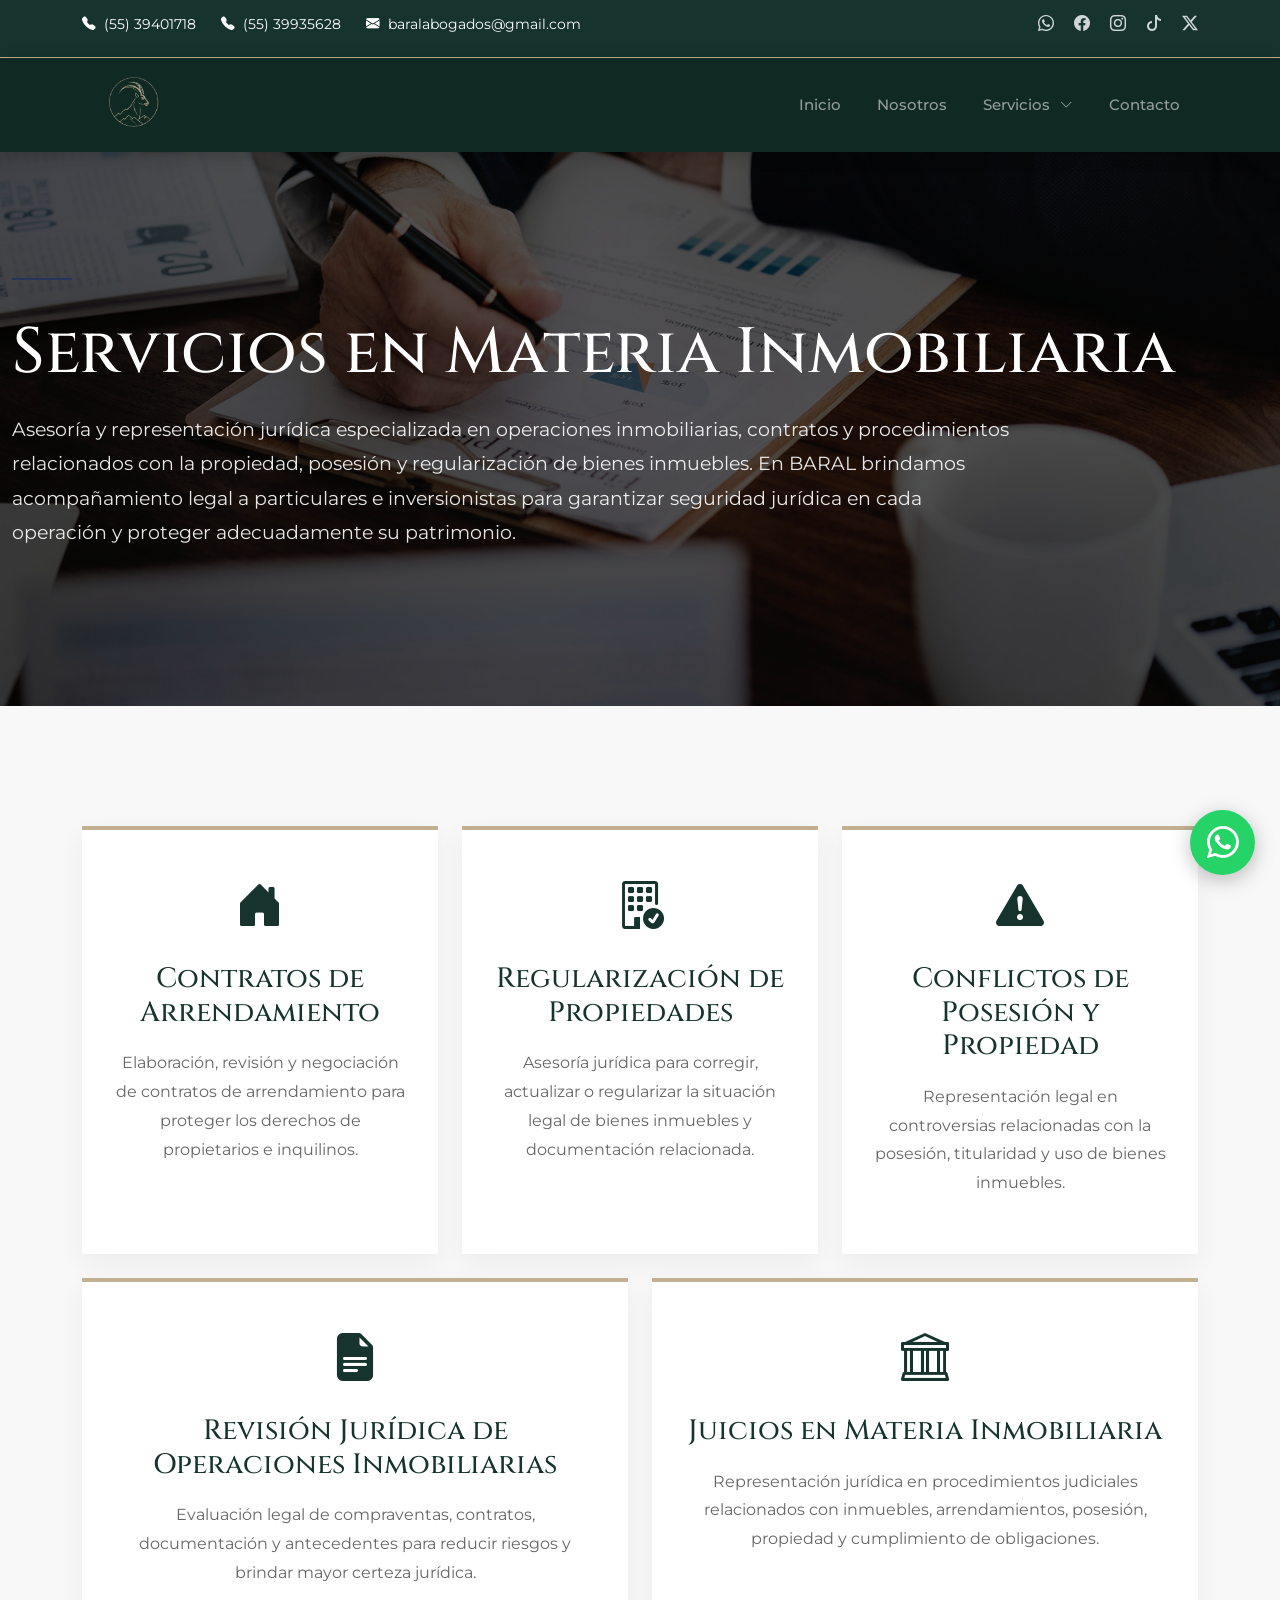
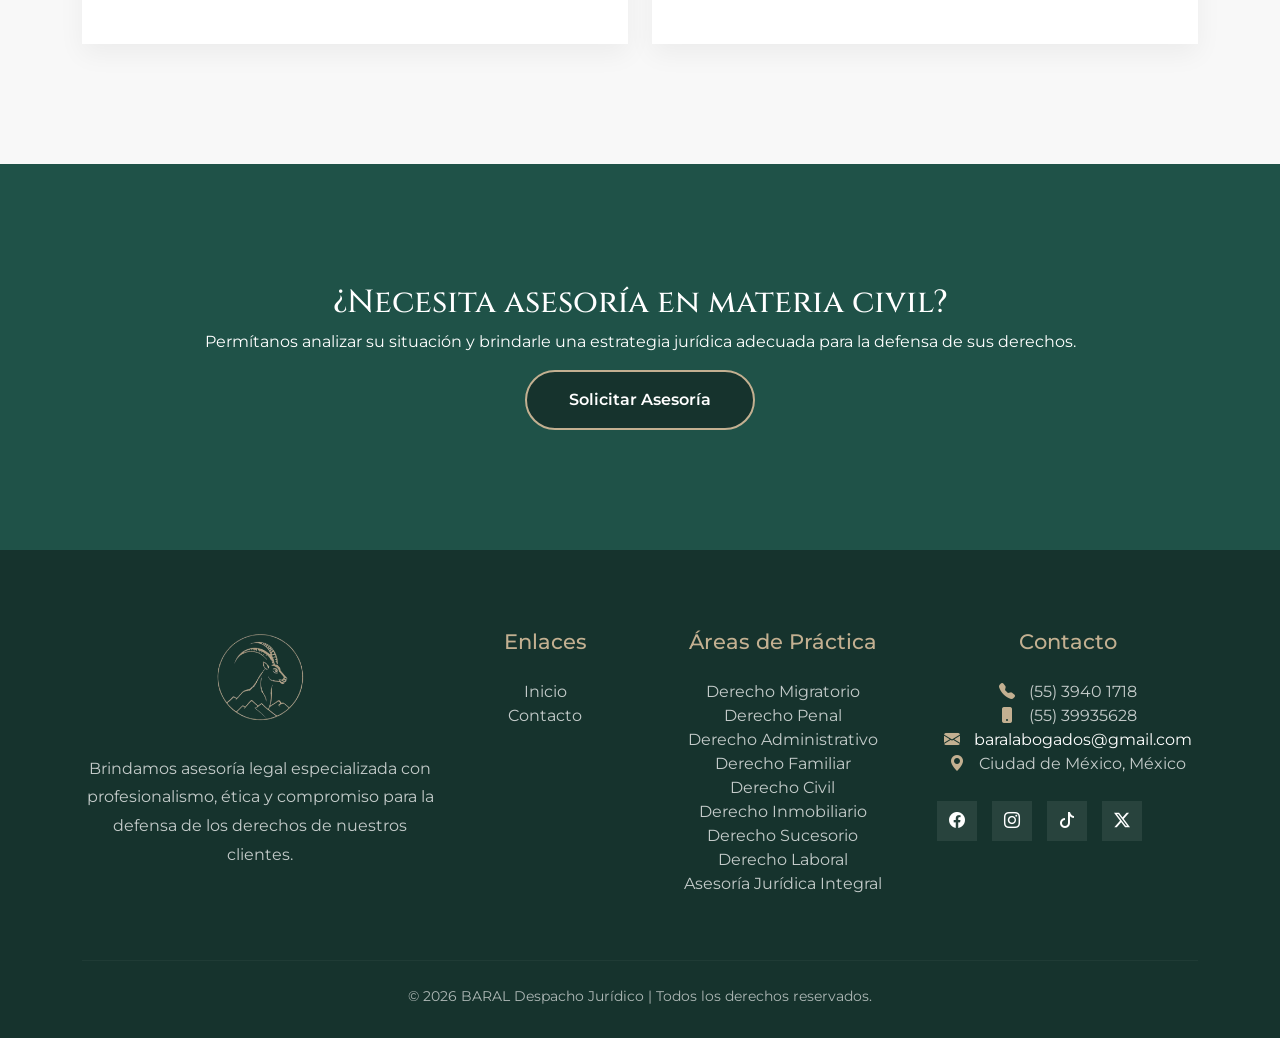
<file: inmobiliario.html>
<!DOCTYPE html>

<html lang="es">

<head>

<meta charset="UTF-8">
<meta name="viewport" content="width=device-width, initial-scale=1.0">

<title>BARAL Despacho Jurídico</title>

<link href="https://cdn.jsdelivr.net/npm/bootstrap@5.3.3/dist/css/bootstrap.min.css" rel="stylesheet">

<link rel="preconnect" href="https://fonts.googleapis.com">
<link rel="preconnect" href="https://fonts.gstatic.com" crossorigin>
<link href="https://fonts.googleapis.com/css2?family=Cinzel:wght@400;500;600;700&family=Montserrat:wght@300;400;500;600&display=swap" rel="stylesheet">
<link href="https://cdn.jsdelivr.net/npm/bootstrap-icons@1.11.3/font/bootstrap-icons.min.css" rel="stylesheet">

<link rel="stylesheet" href="css/styles.css">

</head>

<body>

<div class="topbar">

    <div class="container">

        <div class="topbar-content">

            <div class="topbar-left">

                 <span>
                    <i class="bi bi-telephone-fill"></i>
                    (55) 39401718
                </span>
                <span>
                    <i class="bi bi-telephone-fill"></i>
                    (55) 39935628
                </span>

                <span>
                    <i class="bi bi-envelope-fill"></i>
                    <a href="mailto:baralabogados@gmail.com" class="topbar-email">
                    baralabogados@gmail.com
                    </a>
                </span>

                
            </div>

            <div class="topbar-right">

                <a href="https://wa.me/525610105592" target="_blank">
                    <i class="bi bi-whatsapp"></i>
                </a>

                <a href="https://www.facebook.com/baralabogados" target="_blank" rel="noopener noreferrer">
                    <i class="bi bi-facebook"></i>
                </a>

                <a href="https://www.instagram.com/baralabogados/" target="_blank" rel="noopener noreferrer">
                    <i class="bi bi-instagram"></i>
                </a>

                <a href="https://www.tiktok.com/@baral.abogados" target="_blank" rel="noopener noreferrer">
                    <i class="bi bi-tiktok"></i>

                 </a>

                <a href="https://x.com/BARALAbogados" target="_blank" rel="noopener noreferrer">
                    <i class="bi bi-twitter-x"></i>
                </a>

            </div>

        </div>

    </div>

</div>

<nav class="navbar navbar-expand-lg navbar-dark fixed-top navbar-interna">

<div class="container">

<a class="navbar-brand" href="#">
<img src="img/logosf.png" alt="BARAL" class="logo-nav">
</a>

<button class="navbar-toggler" type="button"
data-bs-toggle="collapse"
data-bs-target="#menu">

<span class="navbar-toggler-icon"></span>

</button>

<div class="collapse navbar-collapse" id="menu">

<ul class="navbar-nav ms-auto">

<li class="nav-item">
<a class="nav-link" href="index.html">Inicio</a>
</li>

<li class="nav-item">
<a class="nav-link" href="nosotros.html">Nosotros</a>
</li>

<li class="nav-item dropdown">

    <a class="nav-link dropdown-toggle"
       href="#"
       role="button"
       data-bs-toggle="dropdown"
       aria-expanded="false">

        Servicios
        <i class="bi bi-chevron-down menu-arrow"></i>

    </a>

     <ul class="dropdown-menu">
        <li><a class="dropdown-item" href="migratorio.html">Derecho Migratorio</a></li>
        <li><a class="dropdown-item" href="penal.html">Derecho Penal</a></li>
        <li><a class="dropdown-item" href="administrativo.html">Derecho Administrativo</a></li>
         <li><a class="dropdown-item" href="familiar.html">Derecho Familiar</a></li>
        <li><a class="dropdown-item" href="civil.html">Derecho Civil</a></li>       
        <li><a class="dropdown-item" href="inmobiliario.html">Derecho Inmobiliario</a></li>
        <li><a class="dropdown-item" href="sucesorio.html">Derecho Sucesorio</a></li>
        <li><a class="dropdown-item" href="laboral.html">Derecho Laboral</a></li>      
        <li><a class="dropdown-item" href="asesoria.html">Asesoría Jurídica Integral</a></li>

    </ul>

</li>



<li class="nav-item">
<a class="nav-link" href="index.html#contacto">Contacto</a>
</li>

</ul>

</div>

</div>
</nav>

<section class="internal-hero">

    <div class="container">

        <div class="section-line"></div>

        <h1>
            Servicios en Materia Inmobiliaria
        </h1>

        <p>
            Asesoría y representación jurídica especializada en operaciones inmobiliarias, contratos y procedimientos relacionados con la propiedad, posesión y regularización de bienes inmuebles.

En BARAL brindamos acompañamiento legal a particulares e inversionistas para garantizar seguridad jurídica en cada operación y proteger adecuadamente su patrimonio.
        </p>

    </div>

</section>


<section class="penal-servicios">

    <div class="container">

        <div class="row g-4">

            <div class="col-lg-4 col-md-6">

                <div class="servicio-card">

                    <i class="bi bi-house-door-fill"></i>

                    <h3>
                        Contratos de Arrendamiento
                    </h3>

                    <p>
                        Elaboración, revisión y negociación de contratos de arrendamiento para proteger los derechos de propietarios e inquilinos.
                    </p>

                </div>

            </div>

            <div class="col-lg-4 col-md-6">

                <div class="servicio-card">

                    <i class="bi bi-building-check"></i>

                    <h3>
                        Regularización de Propiedades
                    </h3>

                    <p>
                        Asesoría jurídica para corregir, actualizar o regularizar la situación legal de bienes inmuebles y documentación relacionada.
                    </p>

                </div>

            </div>

            <div class="col-lg-4 col-md-6">

                <div class="servicio-card">

                    <i class="bi bi-exclamation-triangle-fill"></i>

                    <h3>
                        Conflictos de Posesión y Propiedad
                    </h3>

                    <p>
                        Representación legal en controversias relacionadas con la posesión, titularidad y uso de bienes inmuebles.
                    </p>

                </div>

            </div>

            <div class="col-lg-6 col-md-6">

                <div class="servicio-card">

                    <i class="bi bi-file-earmark-text-fill"></i>

                    <h3>
                        Revisión Jurídica de Operaciones Inmobiliarias
                    </h3>

                    <p>
                        Evaluación legal de compraventas, contratos, documentación y antecedentes para reducir riesgos y brindar mayor certeza jurídica.
                    </p>

                </div>

            </div>

            <div class="col-lg-6 col-md-6">

                <div class="servicio-card">

                    <i class="bi bi-bank"></i>

                    <h3>
                        Juicios en Materia Inmobiliaria
                    </h3>

                    <p>
                        Representación jurídica en procedimientos judiciales relacionados con inmuebles, arrendamientos, posesión, propiedad y cumplimiento de obligaciones.
                    </p>

                </div>

            </div>

        </div>

    </div>

</section>

<section class="cta-section">

    <div class="container text-center">

        <h2>
            ¿Necesita asesoría en materia civil?
        </h2>

        <p>
            Permítanos analizar su situación y brindarle una estrategia jurídica adecuada para la defensa de sus derechos.
        </p>

        <a href="index.html#contacto" class="btn btn-baral">
            Solicitar Asesoría
        </a>

    </div>

</section>



<footer class="footer">

    <div class="container">

        <div class="row">

            <!-- Columna 1 -->
            <div class="col-lg-4 col-md-6 mb-4">

                <img src="img/logosf.png" alt="BARAL" class="footer-logo">

                <p class="footer-text">
                    Brindamos asesoría legal especializada con profesionalismo,
                    ética y compromiso para la defensa de los derechos de nuestros clientes.
                </p>

            </div>

            <!-- Columna 2 -->
            <div class="col-lg-2 col-md-6 mb-4">

                <h4 class="footer-title">
                    Enlaces
                </h4>

                <ul class="footer-links">
                    <li><a class="nav-link" href="index.html">Inicio</a></li>                  
                    <li><a class="nav-link" href="index.html#contacto">Contacto</a></li>
                </ul>

            </div>

            <!-- Columna 3 -->
            <div class="col-lg-3 col-md-6 mb-4">

                <h4 class="footer-title">
                    Áreas de Práctica
                </h4>

                <ul class="footer-links">
                    <li><a  class="nav-link" href="migratorio.html">Derecho Migratorio</a></li>
                    <li><a  class="nav-link" href="penal.html">Derecho Penal</a></li>
                    <li><a  class="nav-link" href="administrativo.html">Derecho Administrativo</a></li>
                    <li><a  class="nav-link" href="familiar.html">Derecho Familiar</a></li>
                    <li><a  class="nav-link" ref="civil.html">Derecho Civil</a></li>       
                    <li><a  class="nav-link" href="inmobiliario.html">Derecho Inmobiliario</a></li>
                    <li><a  class="nav-link" href="sucesorio.html">Derecho Sucesorio</a></li>
                    <li><a  class="nav-link" href="laboral.html">Derecho Laboral</a></li>      
                    <li><a  class="nav-link" href="asesoria.html">Asesoría Jurídica Integral</a></li>
                </ul>

            </div>

            <!-- Columna 4 -->
            <div class="col-lg-3 col-md-6 mb-4">

                <h4 class="footer-title">
                    
                    Contacto
                </h4>

                <ul class="footer-contact">

                    <li>
                        <i class="bi bi-telephone-fill"></i>
                        (55) 3940 1718
                    </li>

                    <li>
                        <i class="bi bi-phone-fill"></i>
                        (55) 39935628
                    </li>

                    <li>
                        <i class="bi bi-envelope-fill"></i>
                         <a href="mailto:baralabogados@gmail.com" class="topbar-email">
                    baralabogados@gmail.com
                    </a>
                    </li>

                    <li>
                        <i class="bi bi-geo-alt-fill"></i>
                        Ciudad de México, México
                    </li>

                </ul>

                <div class="footer-social">

                    <a href="https://www.facebook.com/baralabogados" target="_blank" rel="noopener noreferrer">
                        <i class="bi bi-facebook"></i>
                    </a>

                    <a href="https://www.instagram.com/baralabogados/" target="_blank" rel="noopener noreferrer">
                        <i class="bi bi-instagram"></i>
                    </a>
                   
                    
                     <a href="https://www.tiktok.com/@baral.abogados" target="_blank" rel="noopener noreferrer">
                        <i class="bi bi-tiktok"></i>

                    </a>

                    <a href="https://x.com/BARALAbogados" target="_blank" rel="noopener noreferrer">
                    <i class="bi bi-twitter-x"></i>
                </a>

                </div>

            </div>

        </div>

        <hr class="footer-divider">

        <div class="footer-bottom">

            © 2026 BARAL Despacho Jurídico | Todos los derechos reservados.

        </div>

    </div>

</footer>


<script src="https://cdn.jsdelivr.net/npm/bootstrap@5.3.3/dist/js/bootstrap.bundle.min.js"></script>

<script src="js/script.js"></script>

<div class="whatsapp-container">

    <span class="whatsapp-text">
        Contáctanos
    </span>

    <a href="https://wa.me/525610105592?text=Hola,%20me%20gustaría%20recibir%20asesoría%20jurídica."
       class="whatsapp-float"
       target="_blank">

       <i class="bi bi-whatsapp"></i>

    </a>

</div>

</body>
</html>
</file>
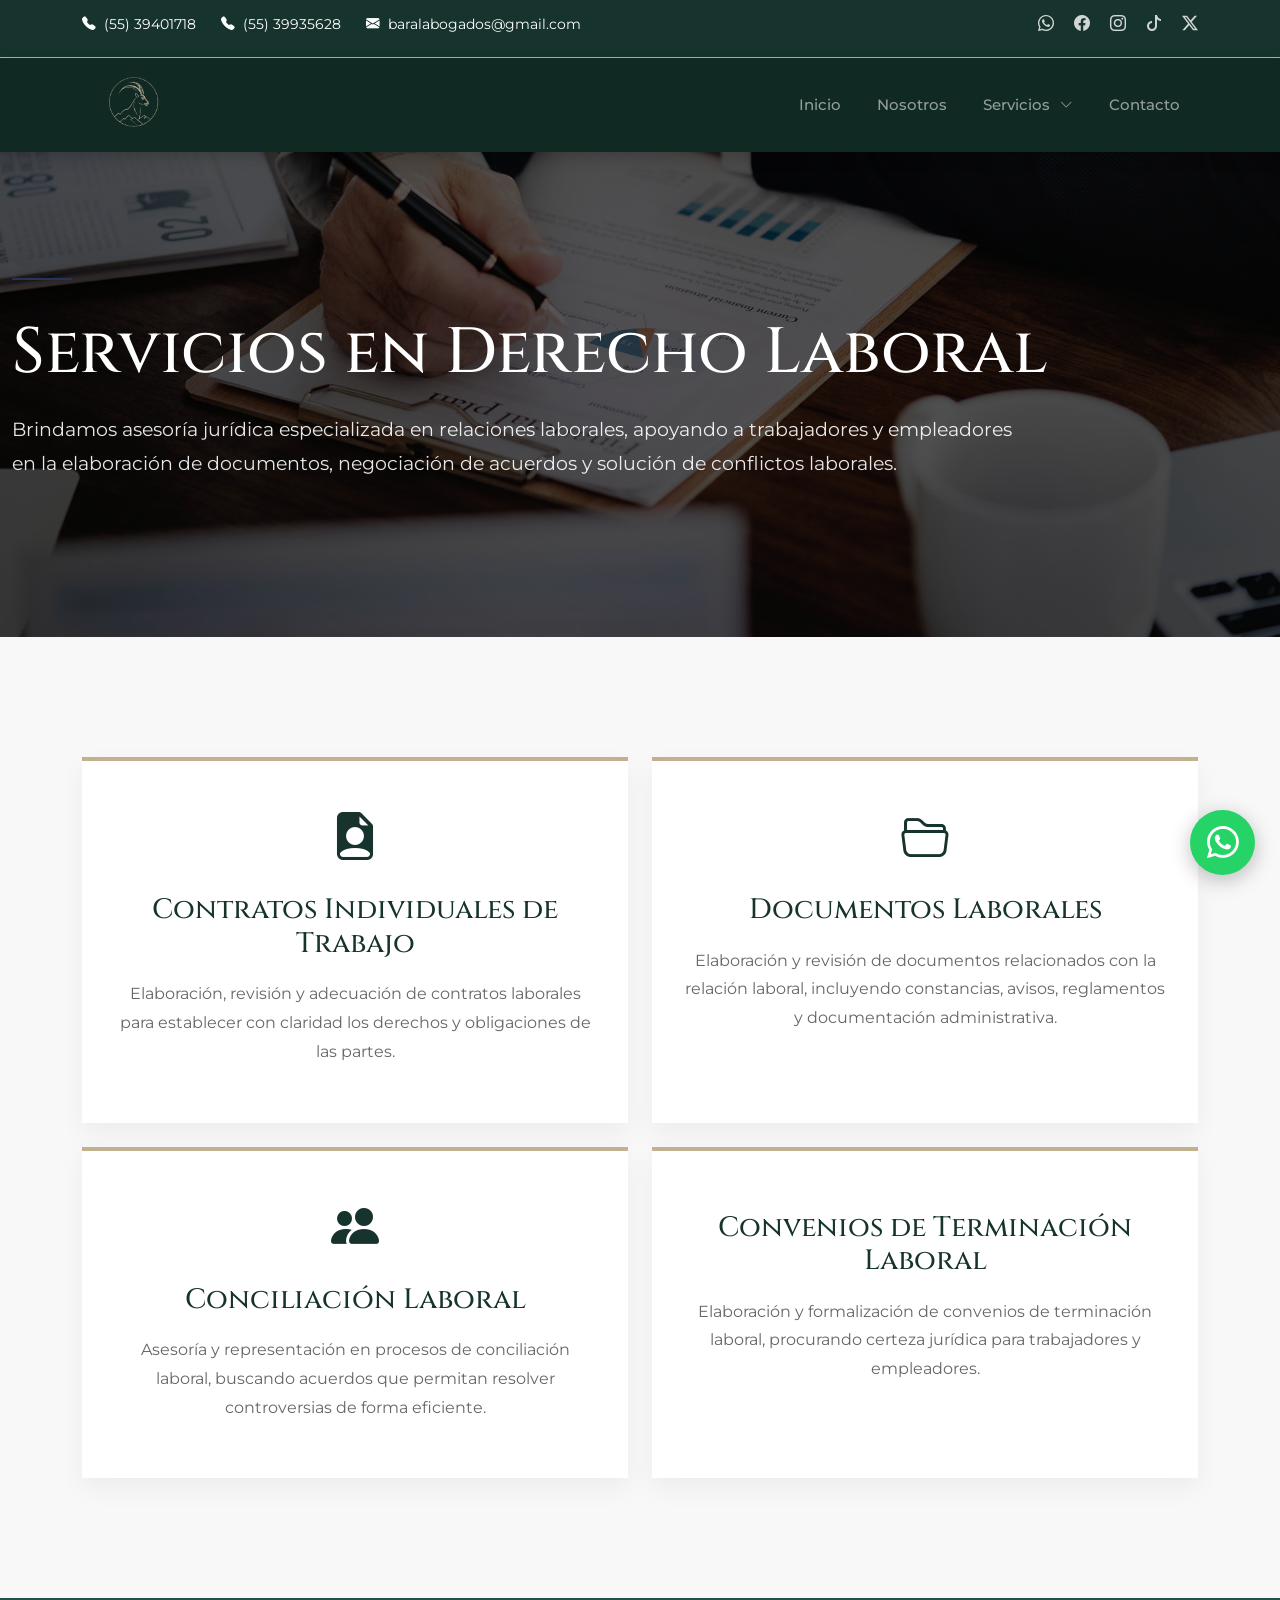
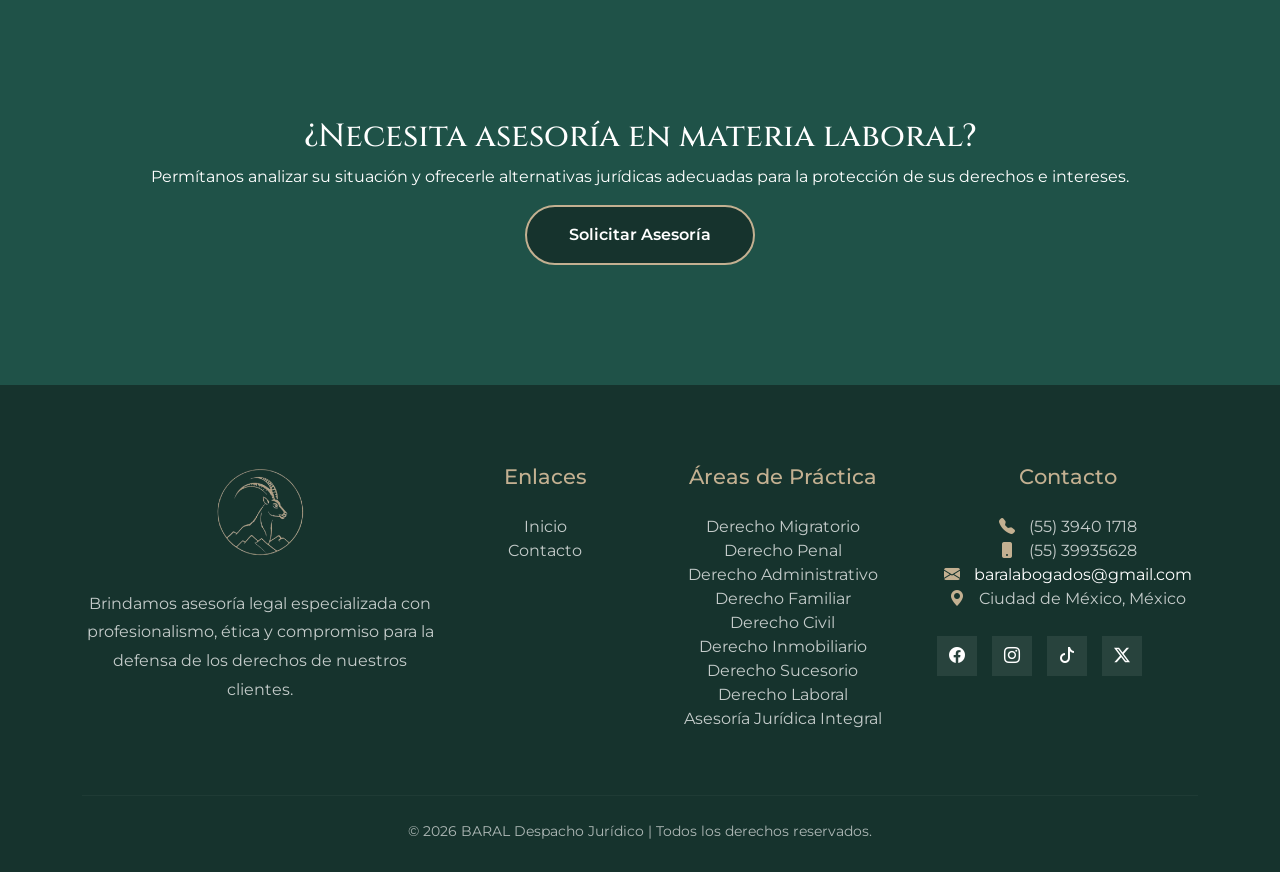
<file: laboral.html>
<!DOCTYPE html>

<html lang="es">

<head>

<meta charset="UTF-8">
<meta name="viewport" content="width=device-width, initial-scale=1.0">

<title>BARAL Despacho Jurídico</title>

<link href="https://cdn.jsdelivr.net/npm/bootstrap@5.3.3/dist/css/bootstrap.min.css" rel="stylesheet">

<link rel="preconnect" href="https://fonts.googleapis.com">
<link rel="preconnect" href="https://fonts.gstatic.com" crossorigin>
<link href="https://fonts.googleapis.com/css2?family=Cinzel:wght@400;500;600;700&family=Montserrat:wght@300;400;500;600&display=swap" rel="stylesheet">
<link href="https://cdn.jsdelivr.net/npm/bootstrap-icons@1.11.3/font/bootstrap-icons.min.css" rel="stylesheet">

<link rel="stylesheet" href="css/styles.css">

</head>

<body>

<div class="topbar">

    <div class="container">

        <div class="topbar-content">

            <div class="topbar-left">

                 <span>
                    <i class="bi bi-telephone-fill"></i>
                    (55) 39401718
                </span>
                <span>
                    <i class="bi bi-telephone-fill"></i>
                    (55) 39935628
                </span>

                <span>
                    <i class="bi bi-envelope-fill"></i>
                    baralabogados@gmail.com
                </span>

                
            </div>

            <div class="topbar-right">

                <a href="https://wa.me/525610105592" target="_blank">
                    <i class="bi bi-whatsapp"></i>
                </a>

                <a href="https://www.facebook.com/baralabogados" target="_blank" rel="noopener noreferrer">
                    <i class="bi bi-facebook"></i>
                </a>

                <a href="https://www.instagram.com/baralabogados/" target="_blank" rel="noopener noreferrer">
                    <i class="bi bi-instagram"></i>
                </a>

                <a href="https://www.tiktok.com/@baral.abogados" target="_blank" rel="noopener noreferrer">
                    <i class="bi bi-tiktok"></i>

                 </a>

                <a href="https://x.com/BARALAbogados" target="_blank" rel="noopener noreferrer">
                    <i class="bi bi-twitter-x"></i>
                </a>

</div>

        </div>

    </div>

</div>

<nav class="navbar navbar-expand-lg navbar-dark fixed-top navbar-interna">

<div class="container">

<a class="navbar-brand" href="#">
<img src="img/logosf.png" alt="BARAL" class="logo-nav">
</a>

<button class="navbar-toggler" type="button"
data-bs-toggle="collapse"
data-bs-target="#menu">

<span class="navbar-toggler-icon"></span>

</button>

<div class="collapse navbar-collapse" id="menu">

<ul class="navbar-nav ms-auto">

<li class="nav-item">
<a class="nav-link" href="index.html">Inicio</a>
</li>

<li class="nav-item">
<a class="nav-link" href="nosotros.html">Nosotros</a>
</li>

<li class="nav-item dropdown">

    <a class="nav-link dropdown-toggle"
       href="#"
       role="button"
       data-bs-toggle="dropdown"
       aria-expanded="false">

        Servicios
        <i class="bi bi-chevron-down menu-arrow"></i>

    </a>

     <ul class="dropdown-menu">
        <li><a class="dropdown-item" href="migratorio.html">Derecho Migratorio</a></li>
        <li><a class="dropdown-item" href="penal.html">Derecho Penal</a></li>
        <li><a class="dropdown-item" href="administrativo.html">Derecho Administrativo</a></li>
         <li><a class="dropdown-item" href="familiar.html">Derecho Familiar</a></li>
        <li><a class="dropdown-item" href="civil.html">Derecho Civil</a></li>       
        <li><a class="dropdown-item" href="inmobiliario.html">Derecho Inmobiliario</a></li>
        <li><a class="dropdown-item" href="sucesorio.html">Derecho Sucesorio</a></li>
        <li><a class="dropdown-item" href="laboral.html">Derecho Laboral</a></li>      
        <li><a class="dropdown-item" href="asesoria.html">Asesoría Jurídica Integral</a></li>

    </ul>

</li>



<li class="nav-item">
<a class="nav-link" href="index.html#contacto">Contacto</a>
</li>

</ul>

</div>

</div>
</nav>

<section class="internal-hero">

    <div class="container">

        <div class="section-line"></div>

        <h1>
            Servicios en Derecho Laboral
        </h1>

        <p>
            Brindamos asesoría jurídica especializada en relaciones laborales, apoyando a trabajadores y empleadores en la elaboración de documentos,
             negociación de acuerdos y solución de conflictos laborales.
        </p>

    </div>

</section>

<section class="penal-servicios">

    <div class="container">

        <div class="row g-4">

            <div class="col-lg-6">

                <div class="servicio-card">

                    <i class="bi bi-file-earmark-person-fill"></i>

                    <h3>
                        Contratos Individuales de Trabajo
                    </h3>

                    <p>
                        Elaboración, revisión y adecuación de contratos laborales para establecer con claridad los derechos y obligaciones de las partes.
                    </p>

                </div>

            </div>

            <div class="col-lg-6">

                <div class="servicio-card">

                    <i class="bi bi-folder2-open"></i>

                    <h3>
                        Documentos Laborales
                    </h3>

                    <p>
                        Elaboración y revisión de documentos relacionados con la relación laboral, incluyendo constancias, avisos, reglamentos y documentación administrativa.
                    </p>

                </div>

            </div>

            <div class="col-lg-6">

                <div class="servicio-card">

                    <i class="bi bi-people-fill"></i>

                    <h3>
                        Conciliación Laboral
                    </h3>

                    <p>
                        Asesoría y representación en procesos de conciliación laboral, buscando acuerdos que permitan resolver controversias de forma eficiente.
                    </p>

                </div>

            </div>

            <div class="col-lg-6">

                <div class="servicio-card">

                    <i class="bi bi-handshake-fill"></i>

                    <h3>
                        Convenios de Terminación Laboral
                    </h3>

                    <p>
                        Elaboración y formalización de convenios de terminación laboral, procurando certeza jurídica para trabajadores y empleadores.
                    </p>

                </div>

            </div>

        </div>

    </div>

</section>


<section class="cta-section">

    <div class="container text-center">

        <h2>
            ¿Necesita asesoría en materia laboral?
        </h2>

        <p>
            Permítanos analizar su situación y ofrecerle alternativas jurídicas adecuadas para la protección de sus derechos e intereses.
        </p>

        <a href="index.html#contacto" class="btn btn-baral">
            Solicitar Asesoría
        </a>

    </div>

</section>



<footer class="footer">

    <div class="container">

        <div class="row">

            <!-- Columna 1 -->
            <div class="col-lg-4 col-md-6 mb-4">

                <img src="img/logosf.png" alt="BARAL" class="footer-logo">

                <p class="footer-text">
                    Brindamos asesoría legal especializada con profesionalismo,
                    ética y compromiso para la defensa de los derechos de nuestros clientes.
                </p>

            </div>

            <!-- Columna 2 -->
            <div class="col-lg-2 col-md-6 mb-4">

                <h4 class="footer-title">
                    Enlaces
                </h4>

                <ul class="footer-links">
                    <li><a class="nav-link" href="index.html">Inicio</a></li>                  
                    <li><a class="nav-link" href="index.html#contacto">Contacto</a></li>
                </ul>

            </div>

            <!-- Columna 3 -->
            <div class="col-lg-3 col-md-6 mb-4">

                <h4 class="footer-title">
                    Áreas de Práctica
                </h4>

                <ul class="footer-links">
                    <li><a  class="nav-link" href="migratorio.html">Derecho Migratorio</a></li>
                    <li><a  class="nav-link" href="penal.html">Derecho Penal</a></li>
                    <li><a  class="nav-link" href="administrativo.html">Derecho Administrativo</a></li>
                    <li><a  class="nav-link" href="familiar.html">Derecho Familiar</a></li>
                    <li><a  class="nav-link" ref="civil.html">Derecho Civil</a></li>       
                    <li><a  class="nav-link" href="inmobiliario.html">Derecho Inmobiliario</a></li>
                    <li><a  class="nav-link" href="sucesorio.html">Derecho Sucesorio</a></li>
                    <li><a  class="nav-link" href="laboral.html">Derecho Laboral</a></li>      
                    <li><a  class="nav-link" href="asesoria.html">Asesoría Jurídica Integral</a></li>
                </ul>

            </div>

            <!-- Columna 4 -->
            <div class="col-lg-3 col-md-6 mb-4">

                <h4 class="footer-title">
                    
                    Contacto
                </h4>

                <ul class="footer-contact">

                    <li>
                        <i class="bi bi-telephone-fill"></i>
                        (55) 3940 1718
                    </li>

                   <li>
                        <i class="bi bi-phone-fill"></i>
                        (55) 39935628
                    </li>

                    <li>
                        <i class="bi bi-envelope-fill"></i>
                         <a href="mailto:baralabogados@gmail.com" class="topbar-email">
                    baralabogados@gmail.com
                    </a>
                    </li>

                    <li>
                        <i class="bi bi-geo-alt-fill"></i>
                        Ciudad de México, México
                    </li>

                </ul>

                <div class="footer-social">

                    <a href="https://www.facebook.com/baralabogados" target="_blank" rel="noopener noreferrer">
                        <i class="bi bi-facebook"></i>
                    </a>

                    <a href="https://www.instagram.com/baralabogados/" target="_blank" rel="noopener noreferrer">
                        <i class="bi bi-instagram"></i>
                    </a>
                   
                    
                     <a href="https://www.tiktok.com/@baral.abogados" target="_blank" rel="noopener noreferrer">
                        <i class="bi bi-tiktok"></i>

                    </a>

                    <a href="https://x.com/BARALAbogados" target="_blank" rel="noopener noreferrer">
                    <i class="bi bi-twitter-x"></i>
                </a>

                </div>

            </div>

        </div>

        <hr class="footer-divider">

        <div class="footer-bottom">

            © 2026 BARAL Despacho Jurídico | Todos los derechos reservados.

        </div>

    </div>

</footer>


<script src="https://cdn.jsdelivr.net/npm/bootstrap@5.3.3/dist/js/bootstrap.bundle.min.js"></script>

<script src="js/script.js"></script>


<div class="whatsapp-container">

    <span class="whatsapp-text">
        Contáctanos
    </span>

    <a href="https://wa.me/525610105592?text=Hola,%20me%20gustaría%20recibir%20asesoría%20jurídica."
       class="whatsapp-float"
       target="_blank">

       <i class="bi bi-whatsapp"></i>

    </a>

</div>
</body>
</html>
</file>
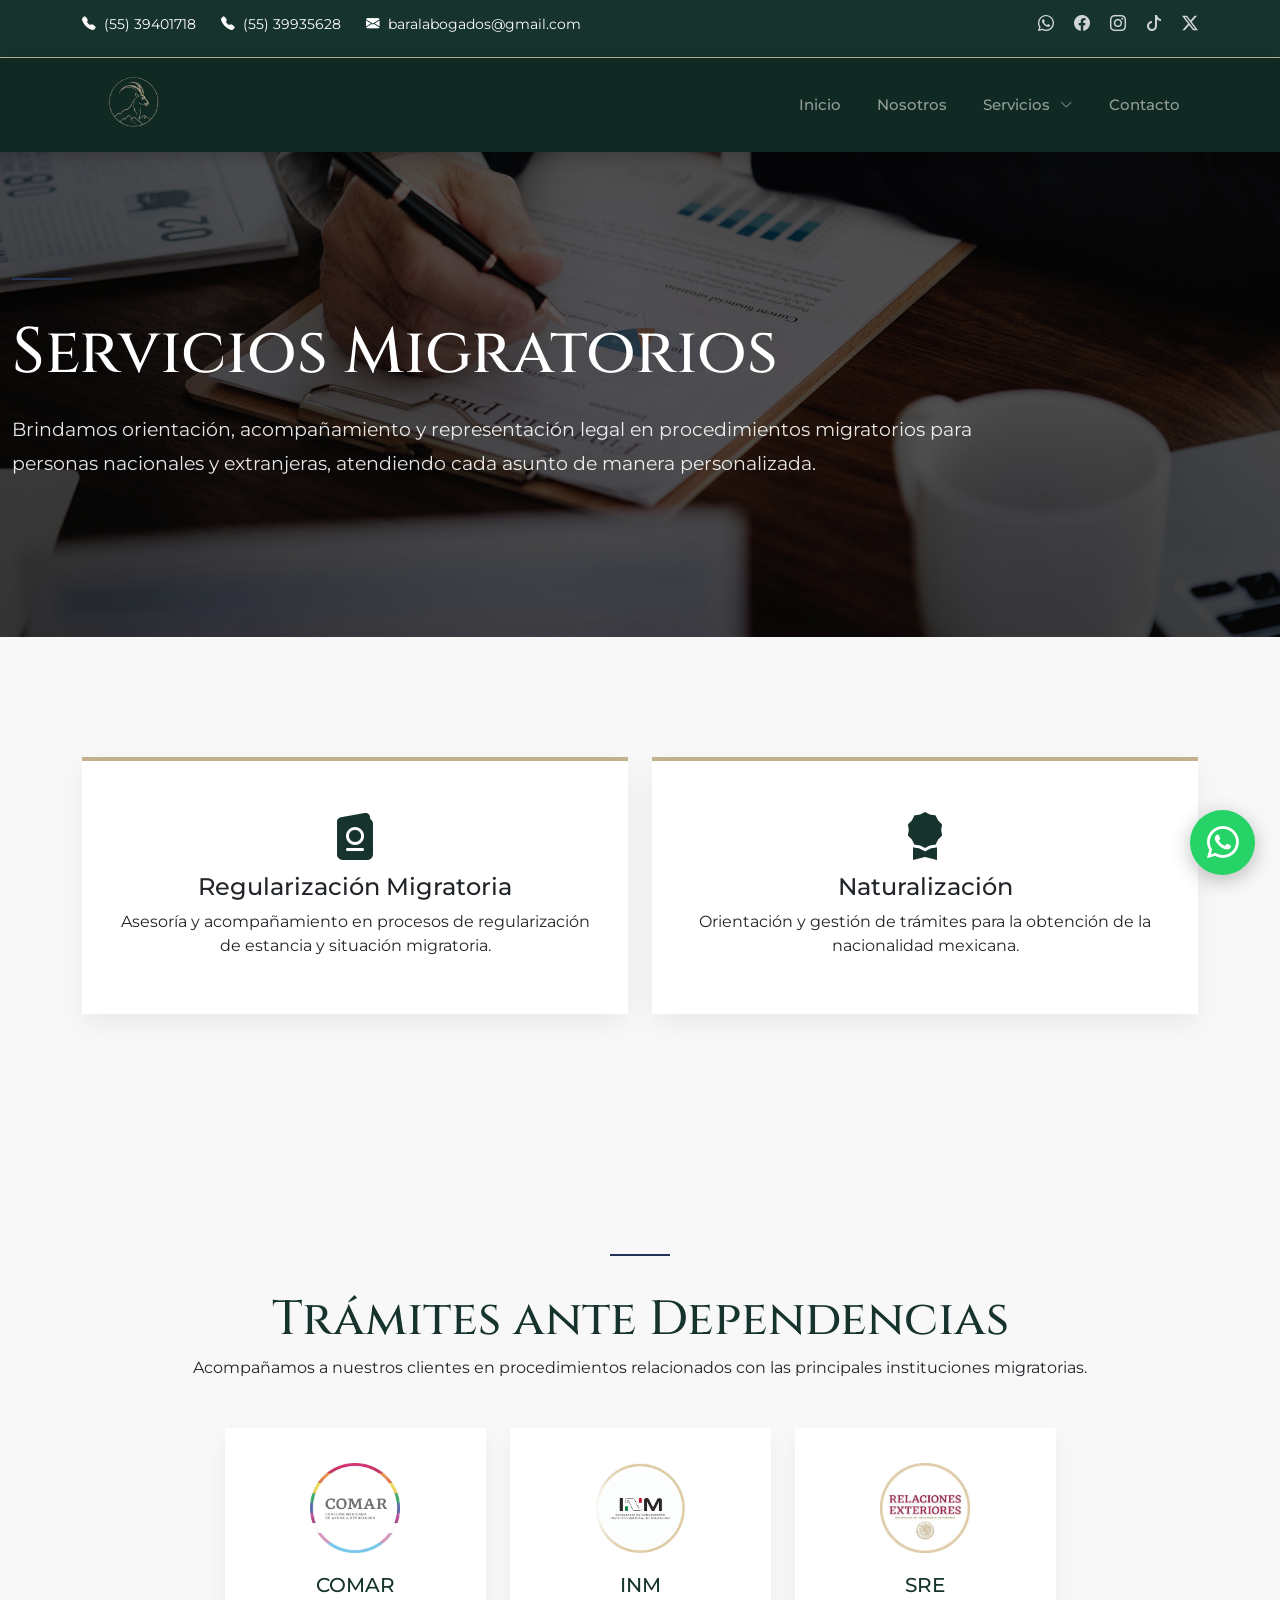
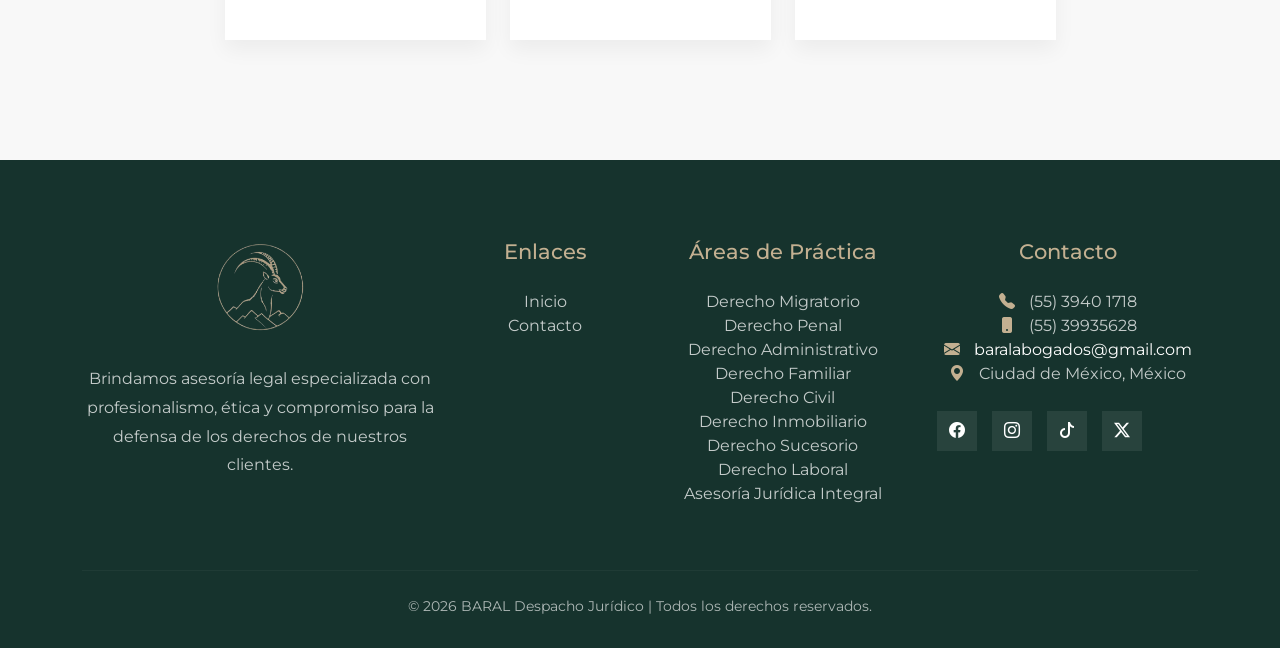
<file: migratorio.html>
<!DOCTYPE html>

<html lang="es">

<head>

<meta charset="UTF-8">
<meta name="viewport" content="width=device-width, initial-scale=1.0">

<title>BARAL Despacho Jurídico</title>

<link href="https://cdn.jsdelivr.net/npm/bootstrap@5.3.3/dist/css/bootstrap.min.css" rel="stylesheet">

<link rel="preconnect" href="https://fonts.googleapis.com">
<link rel="preconnect" href="https://fonts.gstatic.com" crossorigin>
<link href="https://fonts.googleapis.com/css2?family=Cinzel:wght@400;500;600;700&family=Montserrat:wght@300;400;500;600&display=swap" rel="stylesheet">
<link href="https://cdn.jsdelivr.net/npm/bootstrap-icons@1.11.3/font/bootstrap-icons.min.css" rel="stylesheet">

<link rel="stylesheet" href="css/styles.css">

</head>

<body>

<div class="topbar">

    <div class="container">

        <div class="topbar-content">

            <div class="topbar-left">

                 <span>
                    <i class="bi bi-telephone-fill"></i>
                    (55) 39401718
                </span>
                <span>
                    <i class="bi bi-telephone-fill"></i>
                    (55) 39935628
                </span>

                <span>
                    <i class="bi bi-envelope-fill"></i>
                    <a href="mailto:baralabogados@gmail.com" class="topbar-email">
                    baralabogados@gmail.com
                    </a>
                </span>

            </div>

            <div class="topbar-right">

                <a href="https://wa.me/525610105592" target="_blank">
                    <i class="bi bi-whatsapp"></i>
                </a>

                <a href="https://www.facebook.com/baralabogados" target="_blank" rel="noopener noreferrer">
                    <i class="bi bi-facebook"></i>
                </a>

                <a href="https://www.instagram.com/baralabogados/" target="_blank" rel="noopener noreferrer">
                    <i class="bi bi-instagram"></i>
                </a>

                <a href="https://www.tiktok.com/@baral.abogados" target="_blank" rel="noopener noreferrer">
                    <i class="bi bi-tiktok"></i>

                 </a>

                <a href="https://x.com/BARALAbogados" target="_blank" rel="noopener noreferrer">
                    <i class="bi bi-twitter-x"></i>
                </a>

            </div>

        </div>

    </div>

</div>

<nav class="navbar navbar-expand-lg navbar-dark fixed-top navbar-interna">

<div class="container">

<a class="navbar-brand" href="#">
<img src="img/logosf.png" alt="BARAL" class="logo-nav">
</a>

<button class="navbar-toggler" type="button"
data-bs-toggle="collapse"
data-bs-target="#menu">

<span class="navbar-toggler-icon"></span>

</button>

<div class="collapse navbar-collapse" id="menu">

<ul class="navbar-nav ms-auto">

<li class="nav-item">
<a class="nav-link" href="index.html">Inicio</a>
</li>

<li class="nav-item">
<a class="nav-link" href="nosotros.html">Nosotros</a>
</li>

<li class="nav-item dropdown">

    <a class="nav-link dropdown-toggle"
       href="#"
       role="button"
       data-bs-toggle="dropdown"
       aria-expanded="false">

        Servicios
        <i class="bi bi-chevron-down menu-arrow"></i>

    </a>

     <ul class="dropdown-menu">
        <li><a class="dropdown-item" href="migratorio.html">Derecho Migratorio</a></li>
        <li><a class="dropdown-item" href="penal.html">Derecho Penal</a></li>
        <li><a class="dropdown-item" href="administrativo.html">Derecho Administrativo</a></li>
         <li><a class="dropdown-item" href="familiar.html">Derecho Familiar</a></li>
        <li><a class="dropdown-item" href="civil.html">Derecho Civil</a></li>       
        <li><a class="dropdown-item" href="inmobiliario.html">Derecho Inmobiliario</a></li>
        <li><a class="dropdown-item" href="sucesorio.html">Derecho Sucesorio</a></li>
        <li><a class="dropdown-item" href="laboral.html">Derecho Laboral</a></li>      
        <li><a class="dropdown-item" href="asesoria.html">Asesoría Jurídica Integral</a></li>

    </ul>

</li>



<li class="nav-item">
<a class="nav-link" href="index.html#contacto">Contacto</a>
</li>

</ul>

</div>

</div>
</nav>

<section class="internal-hero">

    <div class="container">

        <div class="section-line"></div>

       <h1>
            Servicios Migratorios
        </h1>

        <p >
            Brindamos orientación, acompañamiento y representación legal
            en procedimientos migratorios para personas nacionales y extranjeras,
            atendiendo cada asunto de manera personalizada.
        </p>

         </div>

</section>

<section class="penal-servicios">

        <div class="container">

        <div class="row g-4">

            <div class="col-md-6">

                <div class="migracion-card">

                    <i class="bi bi-passport-fill"></i>

                    <h4>
                        Regularización Migratoria
                    </h4>

                    <p>
                        Asesoría y acompañamiento en procesos
                        de regularización de estancia y situación migratoria.
                    </p>

                </div>

            </div>

            <div class="col-md-6">

                <div class="migracion-card">

                    <i class="bi bi-award-fill"></i>

                    <h4>
                        Naturalización
                    </h4>

                    <p>
                        Orientación y gestión de trámites para la obtención
                        de la nacionalidad mexicana.
                    </p>

                </div>

            </div>

        </div>

    </div>

</section>

<section class="dependencias">

    <div class="container text-center">

        <div class="section-line mx-auto"></div>

        <h2 class="section-title">
            Trámites ante Dependencias
        </h2>

        <p class="mb-5">
            Acompañamos a nuestros clientes en procedimientos
            relacionados con las principales instituciones migratorias.
        </p>

        <div class="row justify-content-center g-4">

            <div class="col-lg-3 col-md-4 col-6">

                <div class="dependencia-card">

                    <img src="img/comar.png" alt="COMAR">

                    <h5>COMAR</h5>

                </div>

            </div>

            <div class="col-lg-3 col-md-4 col-6">

                <div class="dependencia-card">

                    <img src="img/inm.png" alt="INM">

                    <h5>INM</h5>

                </div>

            </div>

            <div class="col-lg-3 col-md-4 col-6">

                <div class="dependencia-card">

                    <img src="img/sre.png" alt="SRE">

                    <h5>SRE</h5>

                </div>

            </div>

        </div>

    </div>

</section>

<footer class="footer">

    <div class="container">

        <div class="row">

            <!-- Columna 1 -->
            <div class="col-lg-4 col-md-6 mb-4">

                <img src="img/logosf.png" alt="BARAL" class="footer-logo">

                <p class="footer-text">
                    Brindamos asesoría legal especializada con profesionalismo,
                    ética y compromiso para la defensa de los derechos de nuestros clientes.
                </p>

            </div>

            <!-- Columna 2 -->
            <div class="col-lg-2 col-md-6 mb-4">

                <h4 class="footer-title">
                    Enlaces
                </h4>

                <ul class="footer-links">
                    <li><a class="nav-link" href="index.html">Inicio</a></li>                  
                    <li><a class="nav-link" href="index.html#contacto">Contacto</a></li>
                </ul>

            </div>

            <!-- Columna 3 -->
            <div class="col-lg-3 col-md-6 mb-4">

                <h4 class="footer-title">
                    Áreas de Práctica
                </h4>

                <ul class="footer-links">
                    <li><a  class="nav-link" href="migratorio.html">Derecho Migratorio</a></li>
                    <li><a  class="nav-link" href="penal.html">Derecho Penal</a></li>
                    <li><a  class="nav-link" href="administrativo.html">Derecho Administrativo</a></li>
                    <li><a  class="nav-link" href="familiar.html">Derecho Familiar</a></li>
                    <li><a  class="nav-link" ref="civil.html">Derecho Civil</a></li>       
                    <li><a  class="nav-link" href="inmobiliario.html">Derecho Inmobiliario</a></li>
                    <li><a  class="nav-link" href="sucesorio.html">Derecho Sucesorio</a></li>
                    <li><a  class="nav-link" href="laboral.html">Derecho Laboral</a></li>      
                    <li><a  class="nav-link" href="asesoria.html">Asesoría Jurídica Integral</a></li>
                </ul>

            </div>

            <!-- Columna 4 -->
            <div class="col-lg-3 col-md-6 mb-4">

                <h4 class="footer-title">
                    
                    Contacto
                </h4>

                <ul class="footer-contact">

                    <li>
                        <i class="bi bi-telephone-fill"></i>
                        (55) 3940 1718
                    </li>

                    <li>
                        <i class="bi bi-phone-fill"></i>
                        (55) 39935628
                    </li>

                    <li>
                        <i class="bi bi-envelope-fill"></i>
                         <a href="mailto:baralabogados@gmail.com" class="topbar-email">
                    baralabogados@gmail.com
                    </a>
                    </li>

                    <li>
                        <i class="bi bi-geo-alt-fill"></i>
                        Ciudad de México, México
                    </li>

                </ul>

                <div class="footer-social">

                    <a href="https://www.facebook.com/baralabogados" target="_blank" rel="noopener noreferrer">
                        <i class="bi bi-facebook"></i>
                    </a>

                    <a href="https://www.instagram.com/baralabogados/" target="_blank" rel="noopener noreferrer">
                        <i class="bi bi-instagram"></i>
                    </a>
                   
                    
                     <a href="https://www.tiktok.com/@baral.abogados" target="_blank" rel="noopener noreferrer">
                        <i class="bi bi-tiktok"></i>

                    </a>

                    <a href="https://x.com/BARALAbogados" target="_blank" rel="noopener noreferrer">
                    <i class="bi bi-twitter-x"></i>
                </a>

                </div>

            </div>

        </div>

        <hr class="footer-divider">

        <div class="footer-bottom">

            © 2026 BARAL Despacho Jurídico | Todos los derechos reservados.

        </div>

    </div>

</footer>


<script src="https://cdn.jsdelivr.net/npm/bootstrap@5.3.3/dist/js/bootstrap.bundle.min.js"></script>

<script src="js/script.js"></script>

<div class="whatsapp-container">

    <span class="whatsapp-text">
        Contáctanos
    </span>

    <a href="https://wa.me/525610105592?text=Hola,%20me%20gustaría%20recibir%20asesoría%20jurídica."
       class="whatsapp-float"
       target="_blank">

       <i class="bi bi-whatsapp"></i>

    </a>

</div>

</body>
</html>
</file>
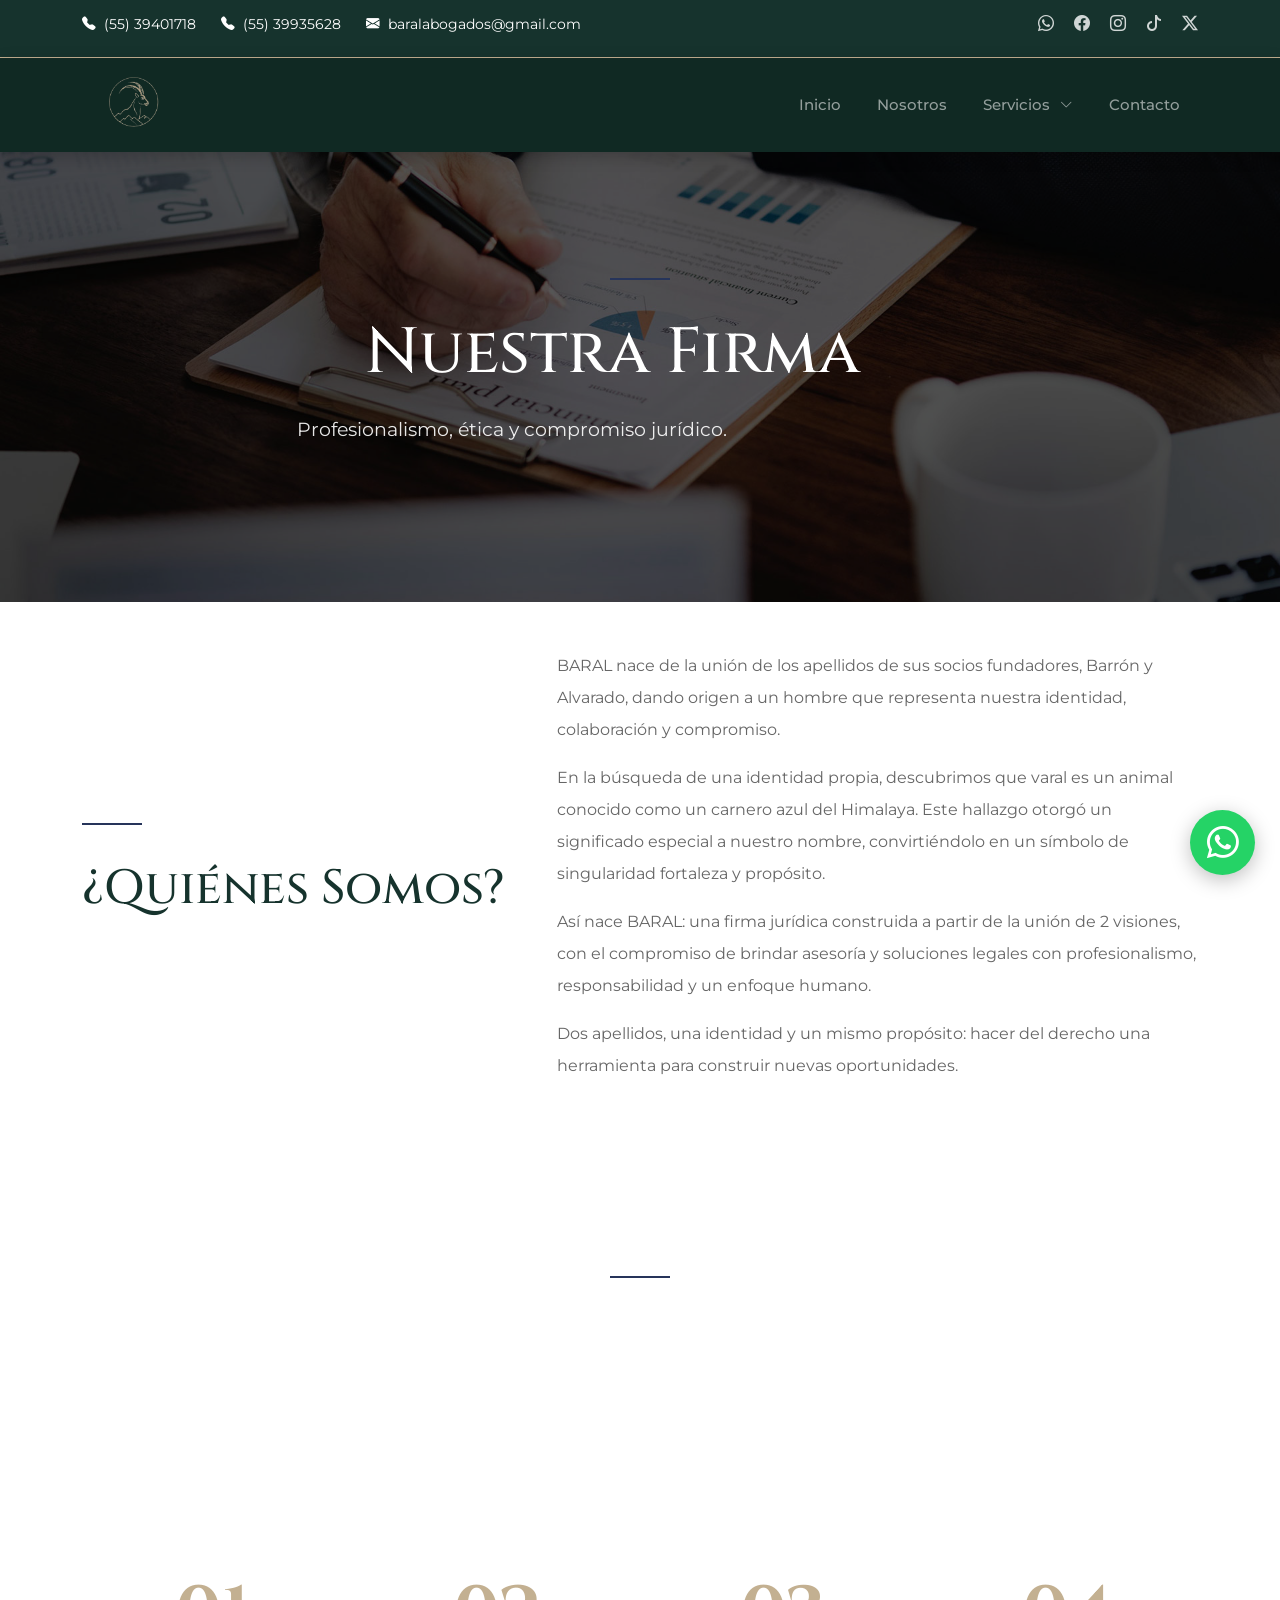
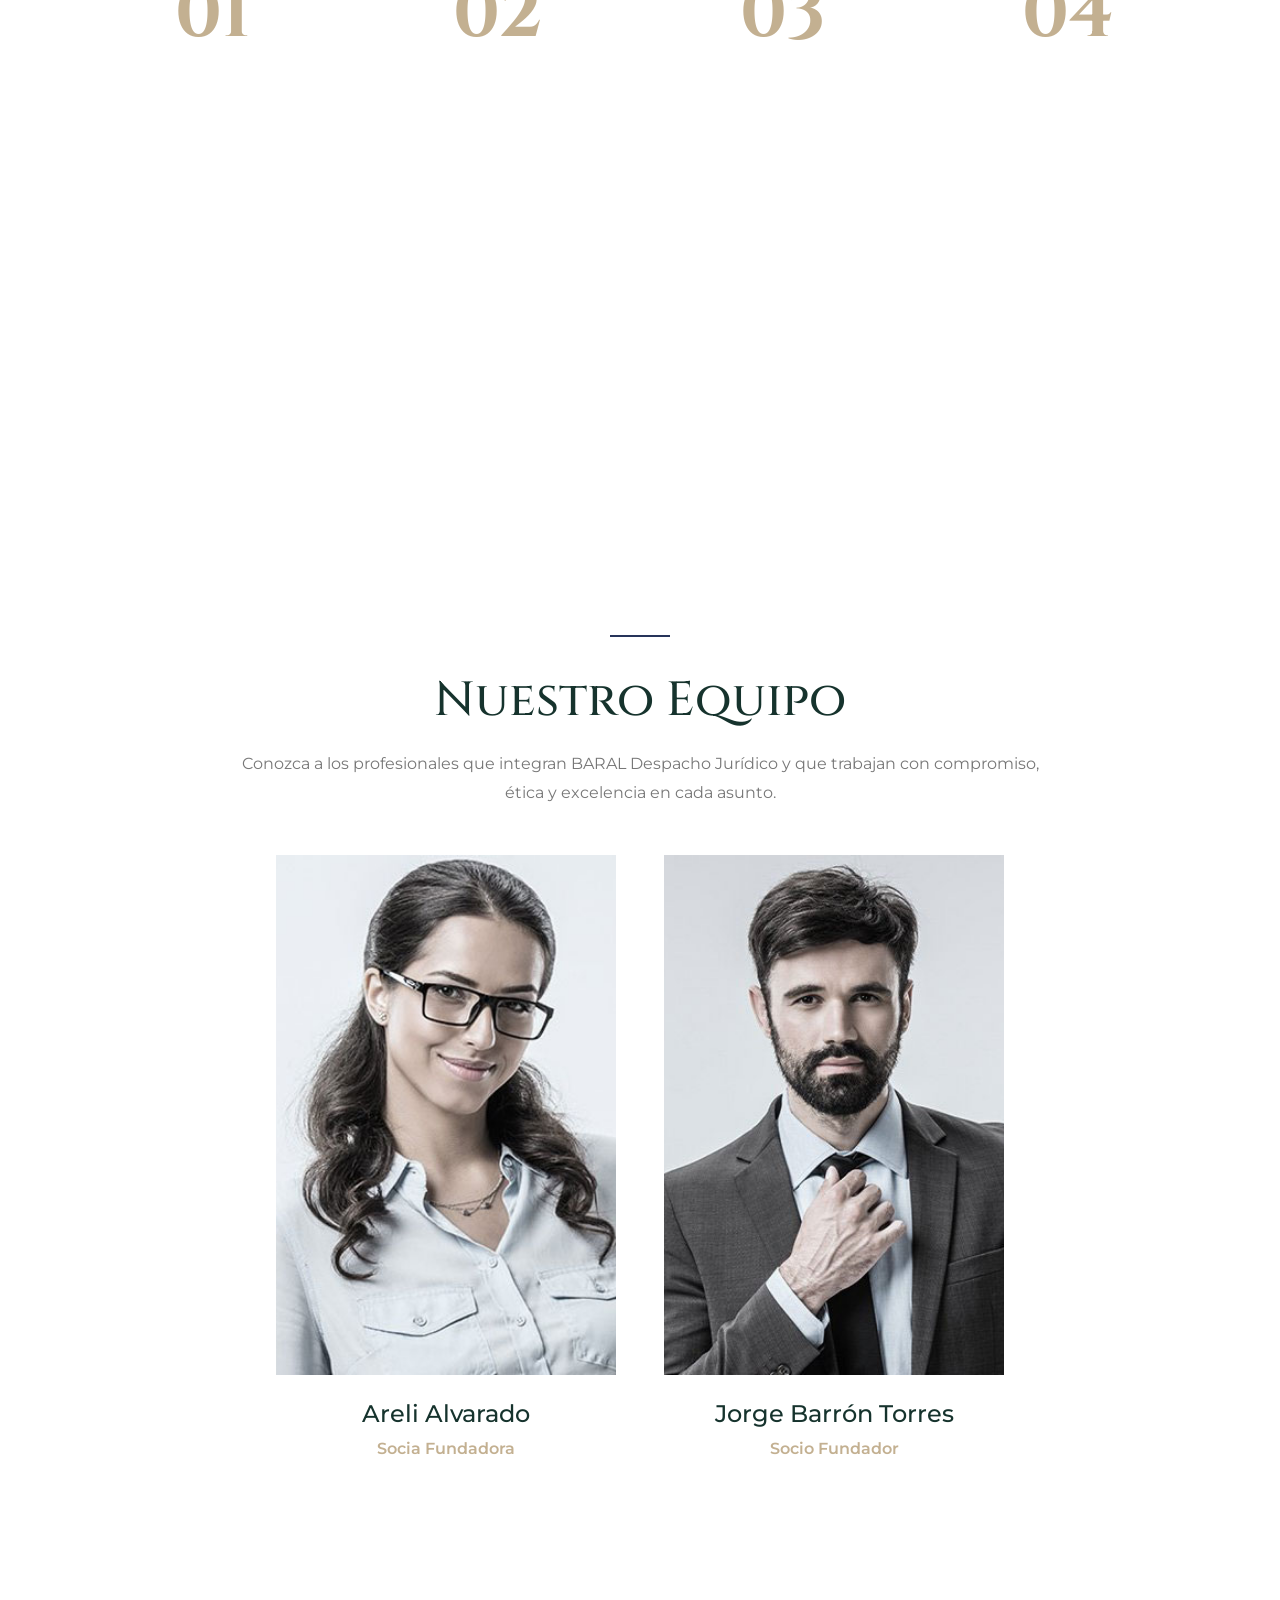
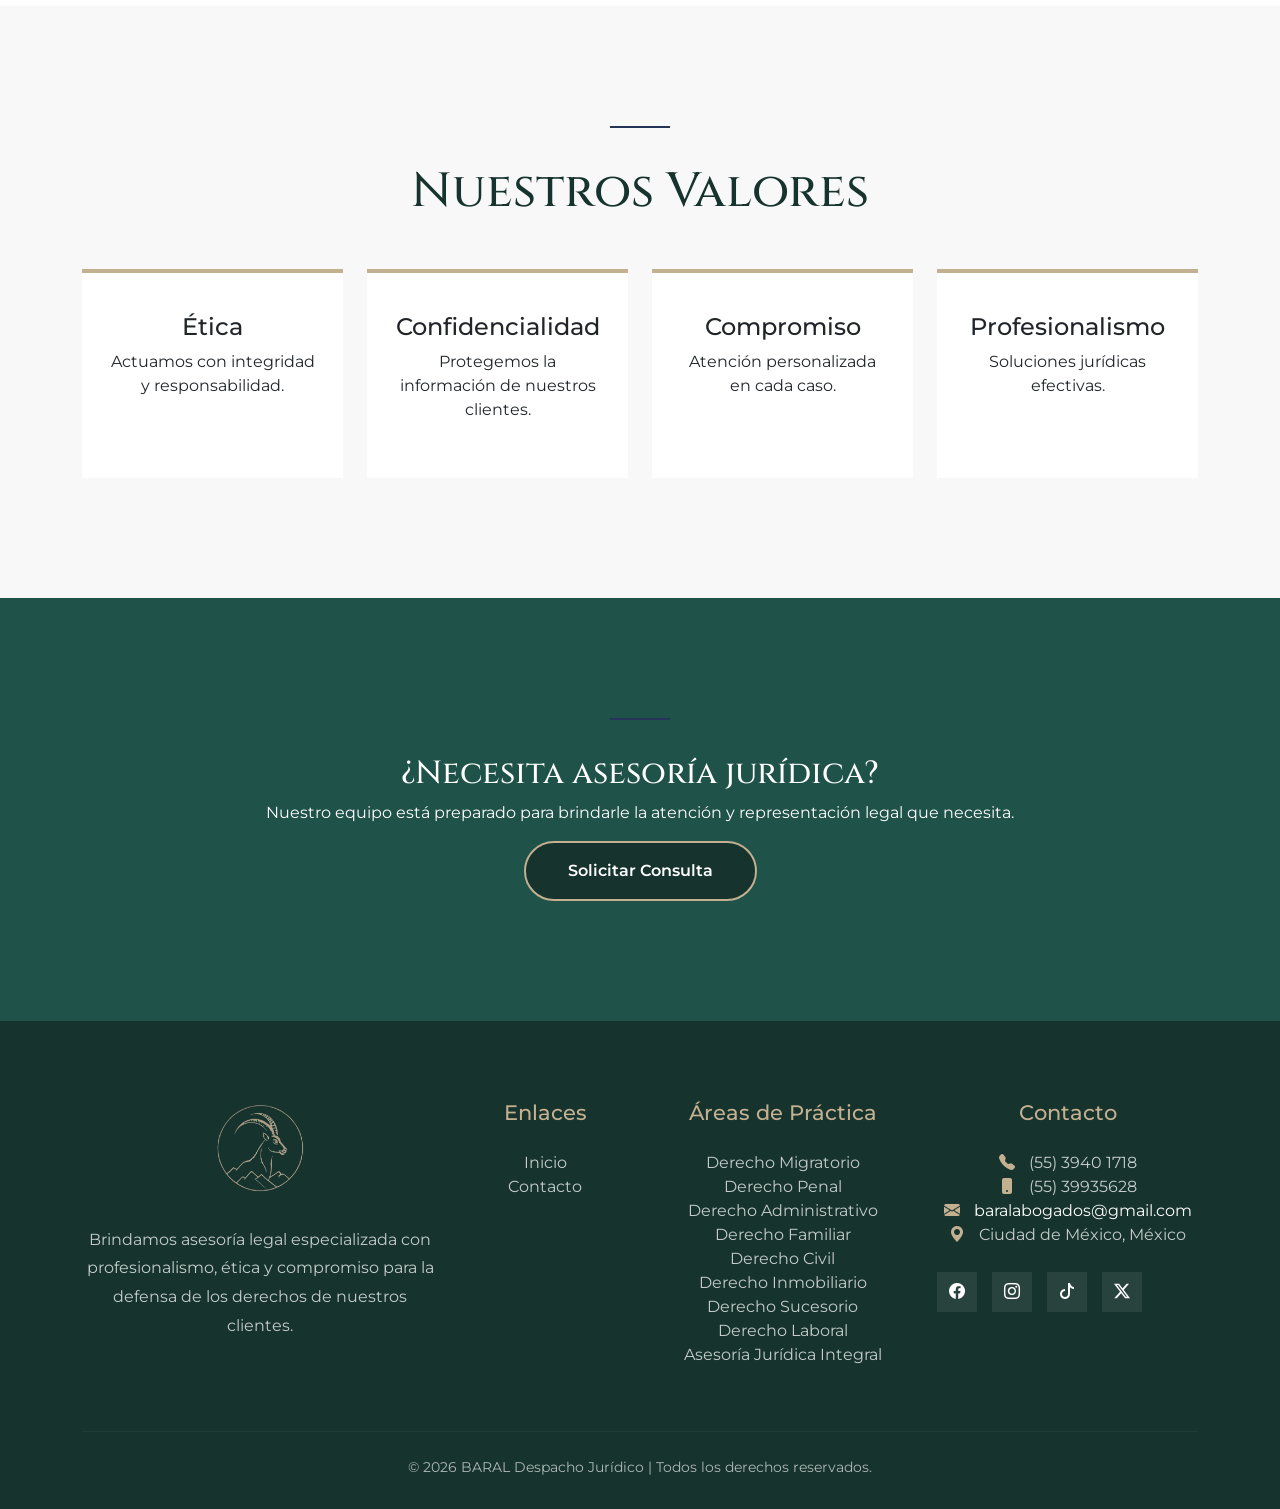
<file: nosotros.html>
<!DOCTYPE html>

<html lang="es">

<head>

<meta charset="UTF-8">
<meta name="viewport" content="width=device-width, initial-scale=1.0">

<title>BARAL Despacho Jurídico</title>

<link href="https://cdn.jsdelivr.net/npm/bootstrap@5.3.3/dist/css/bootstrap.min.css" rel="stylesheet">

<link rel="preconnect" href="https://fonts.googleapis.com">
<link rel="preconnect" href="https://fonts.gstatic.com" crossorigin>
<link href="https://fonts.googleapis.com/css2?family=Cinzel:wght@400;500;600;700&family=Montserrat:wght@300;400;500;600&display=swap" rel="stylesheet">
<link href="https://cdn.jsdelivr.net/npm/bootstrap-icons@1.11.3/font/bootstrap-icons.min.css" rel="stylesheet">

<link rel="stylesheet" href="css/styles.css">

</head>

<body>

<div class="topbar">

    <div class="container">

        <div class="topbar-content">

            <div class="topbar-left">

                 <span>
                    <i class="bi bi-telephone-fill"></i>
                    (55) 39401718
                </span>
                <span>
                    <i class="bi bi-telephone-fill"></i>
                    (55) 39935628
                </span>

                <span>
                    <i class="bi bi-envelope-fill"></i>
                    <a href="mailto:baralabogados@gmail.com" class="topbar-email">
                    baralabogados@gmail.com
                    </a>
                </span>

            </div>

            <div class="topbar-right">

                <a href="https://wa.me/525610105592" target="_blank">
                    <i class="bi bi-whatsapp"></i>
                </a>

                <a href="https://www.facebook.com/baralabogados" target="_blank" rel="noopener noreferrer">
                    <i class="bi bi-facebook"></i>
                </a>

                <a href="https://www.instagram.com/baralabogados/" target="_blank" rel="noopener noreferrer">
                    <i class="bi bi-instagram"></i>
                </a>

                <a href="https://www.tiktok.com/@baral.abogados" target="_blank" rel="noopener noreferrer">
                    <i class="bi bi-tiktok"></i>

                 </a>

                <a href="https://x.com/BARALAbogados" target="_blank" rel="noopener noreferrer">
                    <i class="bi bi-twitter-x"></i>
                </a>

            </div>

        </div>

    </div>

</div>

<nav class="navbar navbar-expand-lg navbar-dark fixed-top navbar-interna">

<div class="container">

<a class="navbar-brand" href="#">
<img src="img/logosf.png" alt="BARAL" class="logo-nav">
</a>

<button class="navbar-toggler" type="button"
data-bs-toggle="collapse"
data-bs-target="#menu">

<span class="navbar-toggler-icon"></span>

</button>

<div class="collapse navbar-collapse" id="menu">

<ul class="navbar-nav ms-auto">

<li class="nav-item">
<a class="nav-link" href="index.html">Inicio</a>
</li>

<li class="nav-item">
<a class="nav-link" href="nosotros.html">Nosotros</a>
</li>

<li class="nav-item dropdown">

    <a class="nav-link dropdown-toggle"
       href="#"
       role="button"
       data-bs-toggle="dropdown"
       aria-expanded="false">

        Servicios
        <i class="bi bi-chevron-down menu-arrow"></i>

    </a>

     <ul class="dropdown-menu">
        <li><a class="dropdown-item" href="migratorio.html">Derecho Migratorio</a></li>
        <li><a class="dropdown-item" href="penal.html">Derecho Penal</a></li>
        <li><a class="dropdown-item" href="administrativo.html">Derecho Administrativo</a></li>
         <li><a class="dropdown-item" href="familiar.html">Derecho Familiar</a></li>
        <li><a class="dropdown-item" href="civil.html">Derecho Civil</a></li>       
        <li><a class="dropdown-item" href="inmobiliario.html">Derecho Inmobiliario</a></li>
        <li><a class="dropdown-item" href="sucesorio.html">Derecho Sucesorio</a></li>
        <li><a class="dropdown-item" href="laboral.html">Derecho Laboral</a></li>      
        <li><a class="dropdown-item" href="asesoria.html">Asesoría Jurídica Integral</a></li>

    </ul>

</li>



<li class="nav-item">
<a class="nav-link" href="index.html#contacto">Contacto</a>
</li>

</ul>

</div>

</div>
</nav>


<section class="internal-hero">

    <div class="container text-center">

        <div class="section-line mx-auto"></div>

        <h1>
            Nuestra Firma
        </h1>

        <p>
            Profesionalismo, ética y compromiso jurídico.
        </p>

    </div>

</section>


<section class="about-section py-5">

    <div class="container">

        <div class="row align-items-center">

            <div class="col-lg-5">

                <div class="section-line"></div>

                <h2 class="section-title">
                    ¿Quiénes Somos?
                </h2>

            </div>

            <div class="col-lg-7">

                <p>
                    BARAL nace de la unión de los apellidos de sus socios fundadores, Barrón y Alvarado, 
                    dando origen a un hombre que representa nuestra identidad, colaboración y compromiso.
                </p>

                <p>
                    En la búsqueda de una identidad propia, descubrimos que varal es un animal conocido como un carnero azul del Himalaya. Este hallazgo 
                    otorgó un significado especial a nuestro nombre, convirtiéndolo en un símbolo de singularidad fortaleza y propósito.
                </p>

                <p>
                    Así nace BARAL: una firma jurídica construida a partir de la unión de 2 visiones, con el compromiso de brindar 
                    asesoría y soluciones legales con profesionalismo, responsabilidad y un enfoque humano.
                </p>

                <p>
                    Dos apellidos, una identidad y un mismo propósito: hacer del derecho una 
                    herramienta para construir nuevas oportunidades.
                </p>

            </div>

        </div>

    </div>

</section>


<section class="metodologia-section">

    <div class="metodologia-overlay">

        <div class="container">

            <div class="text-center mb-5">

                <div class="section-line mx-auto"></div>

                <h2 class="metodologia-title">
                    NUESTRA METODOLOGÍA
                </h2>

                <p class="metodologia-text">
                    Cada asunto legal tiene sus particularidades. Por eso, en BARAL trabajamos a partir de las necesidades de cada cliente, con una metodología que nos permite analizar cada situación, definir una estrategia y acompañar su desarrollo con claridad y responsabilidad.
                </p>

            </div>

            <div class="row text-center">

                <div class="col-lg-3 col-md-6 mb-5">

                    <div class="metodo-numero">01</div>

                    <h3>Escuchamos tu caso</h3>

                    <p>
                        Comenzamos con una conversación para conocer tu situación, identificar tus necesidades y comprender qué buscas resolver.
                    </p>

                </div>

                <div class="col-lg-3 col-md-6 mb-5">

                    <div class="metodo-numero">02</div>

                    <h3>Analizamos las posibilidades</h3>

                    <p>
                        Revisamos antecedentes, documentos y circunstancias relevantes para identificar alternativas jurídicas disponibles.
                    </p>

                </div>

                <div class="col-lg-3 col-md-6 mb-5">

                    <div class="metodo-numero">03</div>

                    <h3>Diseñamos una estrategia</h3>

                    <p>
                        Definimos contigo el curso de acción más adecuado, explicando alcances, tiempos y honorarios.
                    </p>

                </div>

                <div class="col-lg-3 col-md-6 mb-5">

                    <div class="metodo-numero">04</div>

                    <h3>Te acompañamos en el proceso</h3>

                    <p>
                        Damos seguimiento a cada actuación y mantenemos comunicación constante durante todo el procedimiento.
                    </p>

                </div>

            </div>

        </div>

    </div>

</section>

<section class="team-section">

    <div class="container">

        <div class="text-center mb-5">

            <div class="section-line mx-auto"></div>

            <h2 class="section-title">
                Nuestro Equipo
            </h2>

            <p class="team-text">
                Conozca a los profesionales que integran BARAL
                Despacho Jurídico y que trabajan con compromiso,
                ética y excelencia en cada asunto.
            </p>

        </div>

        <div class="row justify-content-center g-5">

    <div class="col-lg-4 col-md-6">

        <div class="team-card">

            <img src="img/equipo1.jpg"
                 class="team-img"
                 alt="Integrante BARAL">

            <div class="team-info">

                <h4>Areli Alvarado</h4>

                <span>
                    Socia Fundadora
                </span>

            </div>

        </div>

    </div>

    <div class="col-lg-4 col-md-6">

        <div class="team-card">

            <img src="img/equipo2.jpg"
                 class="team-img"
                 alt="Integrante BARAL">

            <div class="team-info">

                <h4>Jorge Barrón Torres</h4>

                <span>
                    Socio Fundador
                </span>

            </div>

        </div>

    </div>

</div>

    </div>

</section>


<section class="values-section">

    <div class="container">

        <div class="text-center mb-5">

            <div class="section-line mx-auto"></div>

            <h2 class="section-title">
                Nuestros Valores
            </h2>

        </div>

        <div class="row g-4">

            <div class="col-lg-3 col-md-6">
                <div class="value-card">
                    <h4>Ética</h4>
                    <p>
                        Actuamos con integridad y responsabilidad.
                    </p>
                </div>
            </div>

            <div class="col-lg-3 col-md-6">
                <div class="value-card">
                    <h4>Confidencialidad</h4>
                    <p>
                        Protegemos la información de nuestros clientes.
                    </p>
                </div>
            </div>

            <div class="col-lg-3 col-md-6">
                <div class="value-card">
                    <h4>Compromiso</h4>
                    <p>
                        Atención personalizada en cada caso.
                    </p>
                </div>
            </div>

            <div class="col-lg-3 col-md-6">
                <div class="value-card">
                    <h4>Profesionalismo</h4>
                    <p>
                        Soluciones jurídicas efectivas.
                    </p>
                </div>
            </div>

        </div>

    </div>

</section>


<section class="cta-section">

    <div class="container text-center">

        <div class="section-line mx-auto"></div>

        <h2>
            ¿Necesita asesoría jurídica?
        </h2>

        <p>
            Nuestro equipo está preparado para brindarle la atención
            y representación legal que necesita.
        </p>

        <a href="contacto.html" class="btn btn-baral">
            Solicitar Consulta
        </a>

    </div>

</section>



<footer class="footer">

    <div class="container">

        <div class="row">

            <!-- Columna 1 -->
            <div class="col-lg-4 col-md-6 mb-4">

                <img src="img/logosf.png" alt="BARAL" class="footer-logo">

                <p class="footer-text">
                    Brindamos asesoría legal especializada con profesionalismo,
                    ética y compromiso para la defensa de los derechos de nuestros clientes.
                </p>

            </div>

            <!-- Columna 2 -->
            <div class="col-lg-2 col-md-6 mb-4">

                <h4 class="footer-title">
                    Enlaces
                </h4>

                <ul class="footer-links">
                    <li><a class="nav-link" href="index.html">Inicio</a></li>                  
                    <li><a class="nav-link" href="index.html#contacto">Contacto</a></li>
                </ul>

            </div>

            <!-- Columna 3 -->
            <div class="col-lg-3 col-md-6 mb-4">

                <h4 class="footer-title">
                    Áreas de Práctica
                </h4>

                <ul class="footer-links">
                    <li><a  class="nav-link" href="migratorio.html">Derecho Migratorio</a></li>
                    <li><a  class="nav-link" href="penal.html">Derecho Penal</a></li>
                    <li><a  class="nav-link" href="administrativo.html">Derecho Administrativo</a></li>
                    <li><a  class="nav-link" href="familiar.html">Derecho Familiar</a></li>
                    <li><a  class="nav-link" ref="civil.html">Derecho Civil</a></li>       
                    <li><a  class="nav-link" href="inmobiliario.html">Derecho Inmobiliario</a></li>
                    <li><a  class="nav-link" href="sucesorio.html">Derecho Sucesorio</a></li>
                    <li><a  class="nav-link" href="laboral.html">Derecho Laboral</a></li>      
                    <li><a  class="nav-link" href="asesoria.html">Asesoría Jurídica Integral</a></li>
                </ul>

            </div>

            <!-- Columna 4 -->
            <div class="col-lg-3 col-md-6 mb-4">

                <h4 class="footer-title">
                    
                    Contacto
                </h4>

                <ul class="footer-contact">

                    <li>
                        <i class="bi bi-telephone-fill"></i>
                        (55) 3940 1718
                    </li>

                    <li>
                        <i class="bi bi-phone-fill"></i>
                        (55) 39935628
                    </li>

                    <li>
                        <i class="bi bi-envelope-fill"></i>
                         <a href="mailto:baralabogados@gmail.com" class="topbar-email">
                    baralabogados@gmail.com
                    </a>
                    </li>

                    <li>
                        <i class="bi bi-geo-alt-fill"></i>
                        Ciudad de México, México
                    </li>

                </ul>

                <div class="footer-social">

                    <a href="https://www.facebook.com/baralabogados" target="_blank" rel="noopener noreferrer">
                        <i class="bi bi-facebook"></i>
                    </a>

                    <a href="https://www.instagram.com/baralabogados/" target="_blank" rel="noopener noreferrer">
                        <i class="bi bi-instagram"></i>
                    </a>
                   
                    
                     <a href="https://www.tiktok.com/@baral.abogados" target="_blank" rel="noopener noreferrer">
                        <i class="bi bi-tiktok"></i>

                    </a>

                    <a href="https://x.com/BARALAbogados" target="_blank" rel="noopener noreferrer">
                    <i class="bi bi-twitter-x"></i>
                </a>

                </div>

            </div>

        </div>

        <hr class="footer-divider">

        <div class="footer-bottom">

            © 2026 BARAL Despacho Jurídico | Todos los derechos reservados.

        </div>

    </div>

</footer>


<script src="https://cdn.jsdelivr.net/npm/bootstrap@5.3.3/dist/js/bootstrap.bundle.min.js"></script>

<script src="js/script.js"></script>

<div class="whatsapp-container">

    <span class="whatsapp-text">
        Contáctanos
    </span>

    <a href="https://wa.me/525610105592?text=Hola,%20me%20gustaría%20recibir%20asesoría%20jurídica."
       class="whatsapp-float"
       target="_blank">

       <i class="bi bi-whatsapp"></i>

    </a>

</div>

</body>
</html>
</file>
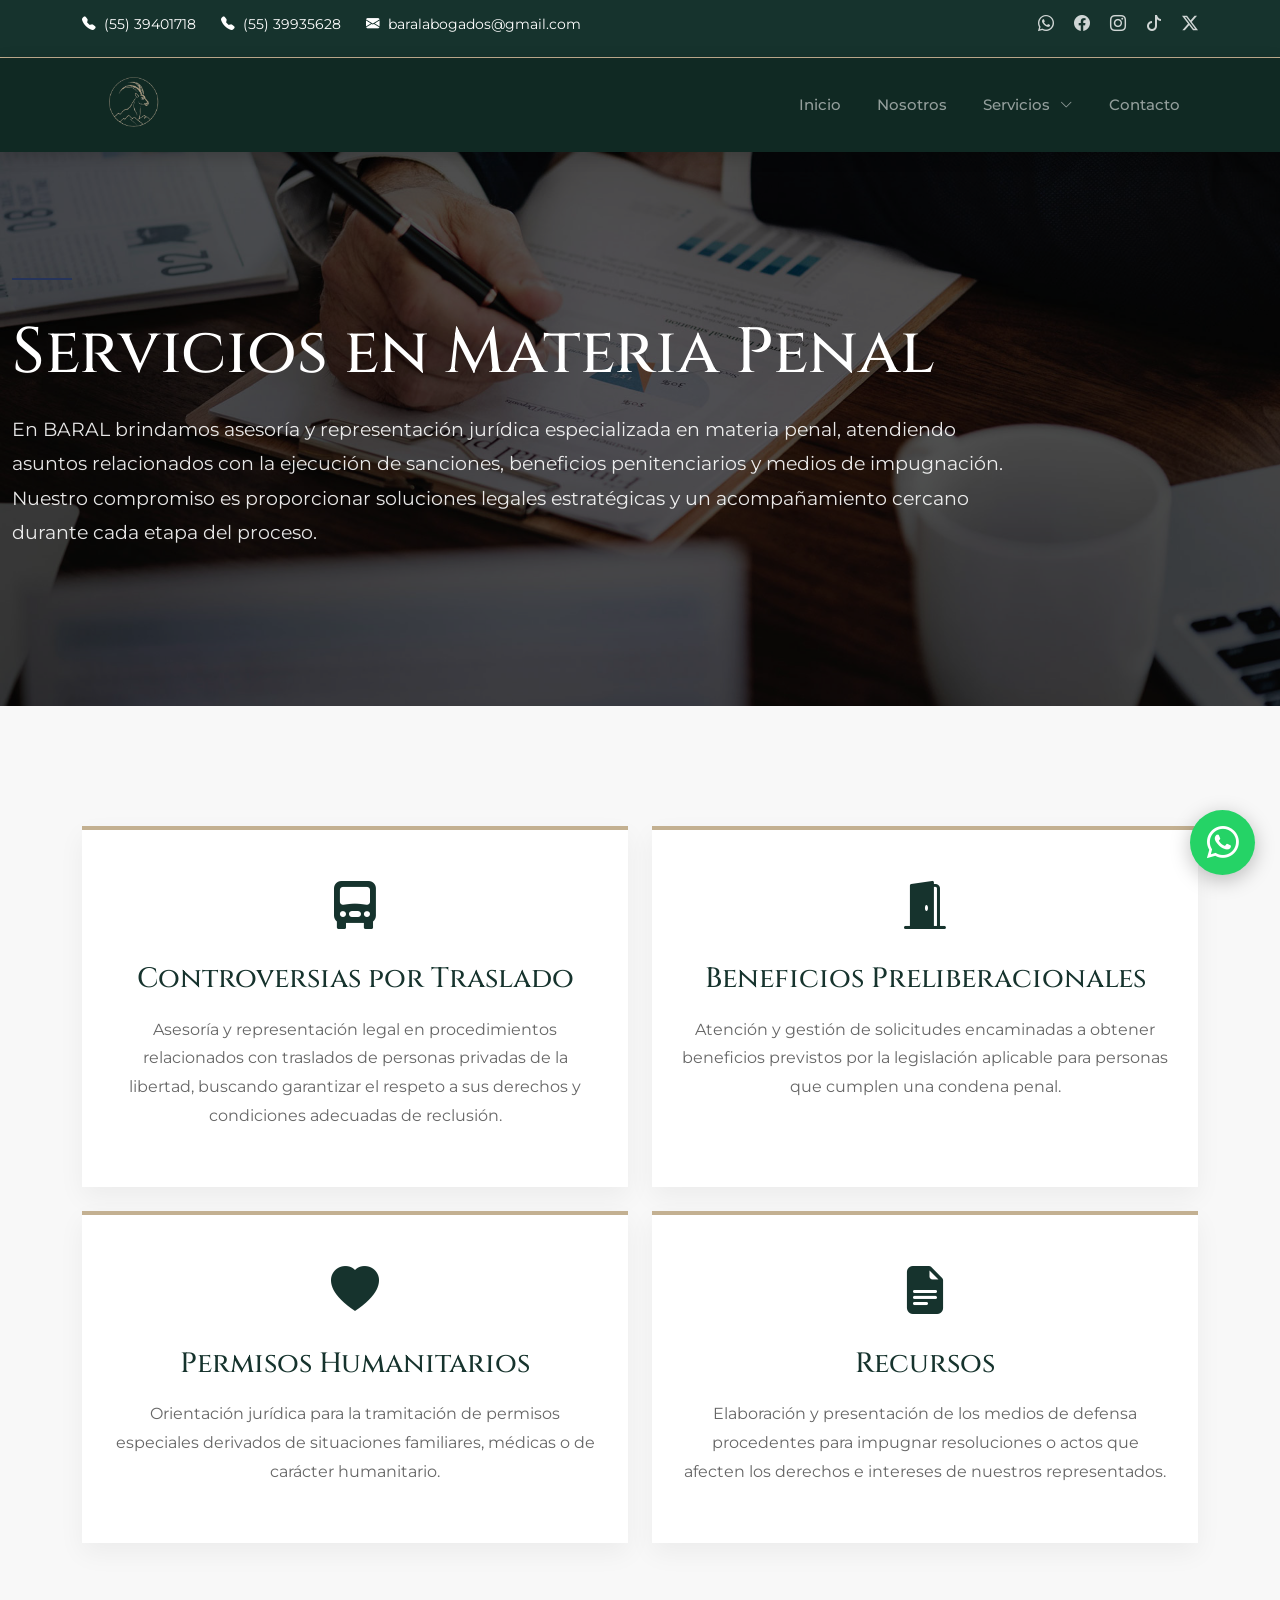
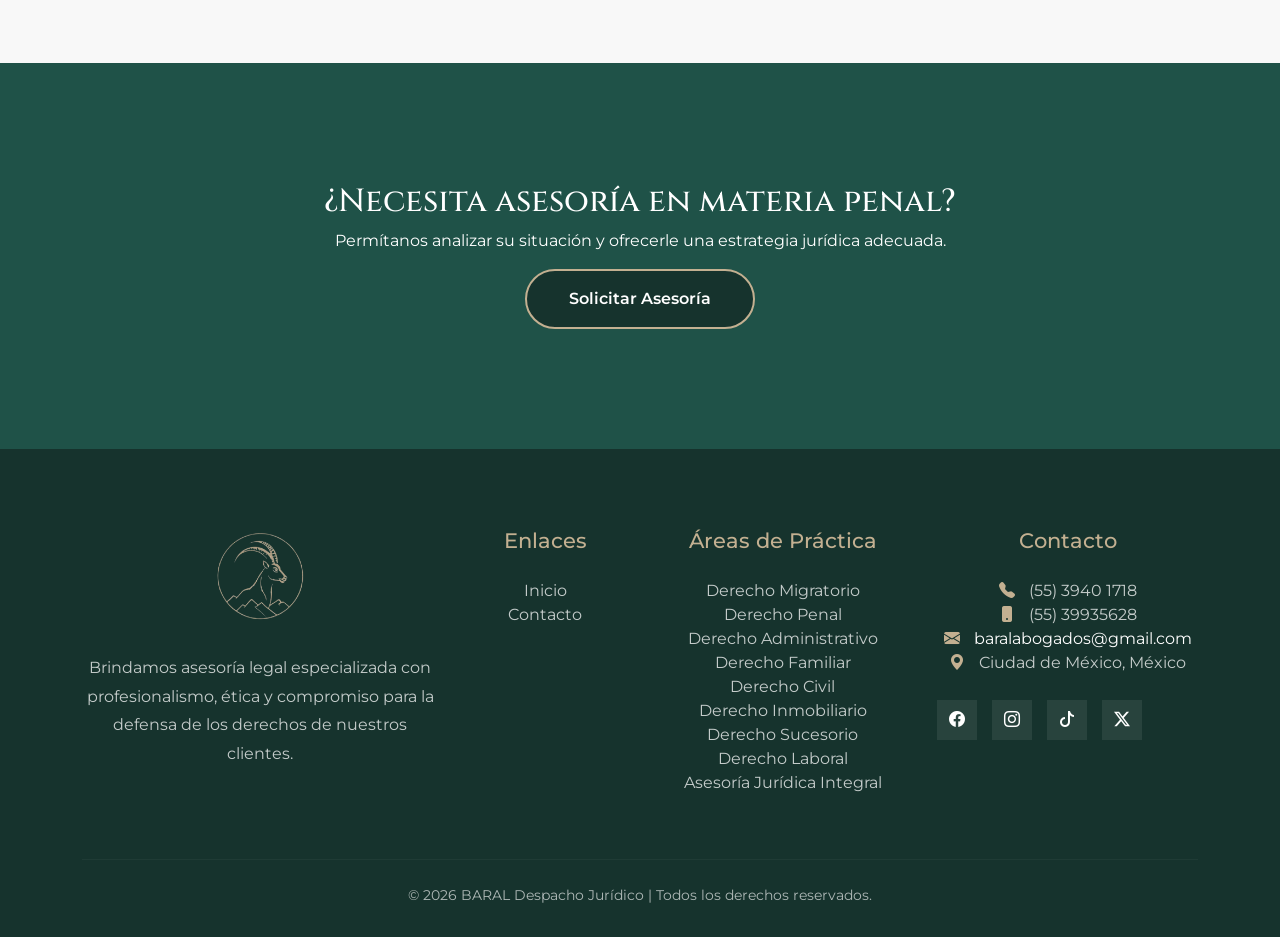
<file: penal.html>
<!DOCTYPE html>

<html lang="es">

<head>

<meta charset="UTF-8">
<meta name="viewport" content="width=device-width, initial-scale=1.0">

<title>BARAL Despacho Jurídico</title>

<link href="https://cdn.jsdelivr.net/npm/bootstrap@5.3.3/dist/css/bootstrap.min.css" rel="stylesheet">

<link rel="preconnect" href="https://fonts.googleapis.com">
<link rel="preconnect" href="https://fonts.gstatic.com" crossorigin>
<link href="https://fonts.googleapis.com/css2?family=Cinzel:wght@400;500;600;700&family=Montserrat:wght@300;400;500;600&display=swap" rel="stylesheet">
<link href="https://cdn.jsdelivr.net/npm/bootstrap-icons@1.11.3/font/bootstrap-icons.min.css" rel="stylesheet">

<link rel="stylesheet" href="css/styles.css">

</head>

<body>

<div class="topbar">

    <div class="container">

        <div class="topbar-content">

            <div class="topbar-left">

                 <span>
                    <i class="bi bi-telephone-fill"></i>
                    (55) 39401718
                </span>
                <span>
                    <i class="bi bi-telephone-fill"></i>
                    (55) 39935628
                </span>

                <span>
                    <i class="bi bi-envelope-fill"></i>
                    <a href="mailto:baralabogados@gmail.com" class="topbar-email">
                    baralabogados@gmail.com
                    </a>
                </span>

            </div>

            <div class="topbar-right">

                <a href="https://wa.me/525610105592" target="_blank">
                    <i class="bi bi-whatsapp"></i>
                </a>

                <a href="https://www.facebook.com/baralabogados" target="_blank" rel="noopener noreferrer">
                    <i class="bi bi-facebook"></i>
                </a>

                <a href="https://www.instagram.com/baralabogados/" target="_blank" rel="noopener noreferrer">
                    <i class="bi bi-instagram"></i>
                </a>

                <a href="https://www.tiktok.com/@baral.abogados" target="_blank" rel="noopener noreferrer">
                    <i class="bi bi-tiktok"></i>

                 </a>

                <a href="https://x.com/BARALAbogados" target="_blank" rel="noopener noreferrer">
                    <i class="bi bi-twitter-x"></i>
                </a>

            </div>

        </div>

    </div>

</div>

<nav class="navbar navbar-expand-lg navbar-dark fixed-top navbar-interna">

<div class="container">

<a class="navbar-brand" href="#">
<img src="img/logosf.png" alt="BARAL" class="logo-nav">
</a>

<button class="navbar-toggler" type="button"
data-bs-toggle="collapse"
data-bs-target="#menu">

<span class="navbar-toggler-icon"></span>

</button>

<div class="collapse navbar-collapse" id="menu">

<ul class="navbar-nav ms-auto">

<li class="nav-item">
<a class="nav-link" href="index.html">Inicio</a>
</li>

<li class="nav-item">
<a class="nav-link" href="nosotros.html">Nosotros</a>
</li>

<li class="nav-item dropdown">

    <a class="nav-link dropdown-toggle"
       href="#"
       role="button"
       data-bs-toggle="dropdown"
       aria-expanded="false">

        Servicios
        <i class="bi bi-chevron-down menu-arrow"></i>

    </a>

     <ul class="dropdown-menu">
        <li><a class="dropdown-item" href="migratorio.html">Derecho Migratorio</a></li>
        <li><a class="dropdown-item" href="penal.html">Derecho Penal</a></li>
        <li><a class="dropdown-item" href="administrativo.html">Derecho Administrativo</a></li>
         <li><a class="dropdown-item" href="familiar.html">Derecho Familiar</a></li>
        <li><a class="dropdown-item" href="civil.html">Derecho Civil</a></li>       
        <li><a class="dropdown-item" href="inmobiliario.html">Derecho Inmobiliario</a></li>
        <li><a class="dropdown-item" href="sucesorio.html">Derecho Sucesorio</a></li>
        <li><a class="dropdown-item" href="laboral.html">Derecho Laboral</a></li>      
        <li><a class="dropdown-item" href="asesoria.html">Asesoría Jurídica Integral</a></li>

    </ul>

</li>



<li class="nav-item">
<a class="nav-link" href="index.html#contacto">Contacto</a>
</li>

</ul>

</div>

</div>
</nav>

<section class="internal-hero">

    <div class="container">

        <div class="section-line"></div>

        <h1>
            Servicios en Materia Penal
        </h1>
        <p>
            En BARAL brindamos asesoría y representación jurídica especializada en materia penal, atendiendo asuntos relacionados con la ejecución de sanciones, beneficios penitenciarios y medios de impugnación. 
            Nuestro compromiso es proporcionar soluciones legales estratégicas y un acompañamiento cercano durante cada etapa del proceso.
        </p>
        
    </div>

</section>

<section class="penal-servicios">

    <div class="container">

        <div class="row g-4">

            <div class="col-lg-6">

                <div class="servicio-card">

                    <i class="bi bi-truck-front-fill"></i>

                    <h3>
                        Controversias por Traslado
                    </h3>

                    <p>
                        Asesoría y representación legal en procedimientos relacionados con traslados de personas privadas de la libertad, buscando garantizar el respeto a sus derechos y condiciones adecuadas de reclusión.
                    </p>

                </div>

            </div>

            <div class="col-lg-6">

                <div class="servicio-card">

                    <i class="bi bi-door-open-fill"></i>

                    <h3>
                        Beneficios Preliberacionales
                    </h3>

                    <p>
                        Atención y gestión de solicitudes encaminadas a obtener beneficios previstos por la legislación aplicable para personas que cumplen una condena penal.
                    </p>

                </div>

            </div>

            <div class="col-lg-6">

                <div class="servicio-card">

                    <i class="bi bi-heart-fill"></i>

                    <h3>
                        Permisos Humanitarios
                    </h3>

                    <p>
                        Orientación jurídica para la tramitación de permisos especiales derivados de situaciones familiares, médicas o de carácter humanitario.
                    </p>

                </div>

            </div>

            <div class="col-lg-6">

                <div class="servicio-card">

                    <i class="bi bi-file-earmark-text-fill"></i>

                    <h3>
                        Recursos
                    </h3>

                    <p>
                        Elaboración y presentación de los medios de defensa procedentes para impugnar resoluciones o actos que afecten los derechos e intereses de nuestros representados.
                    </p>

                </div>

            </div>

        </div>

    </div>

</section>

<section class="cta-section">

    <div class="container text-center">

        <h2>
            ¿Necesita asesoría en materia penal?
        </h2>

        <p>
            Permítanos analizar su situación y ofrecerle una estrategia jurídica adecuada.
        </p>

        <a href="index.html#contacto" class="btn btn-baral">
            Solicitar Asesoría
        </a>

    </div>

</section>



<footer class="footer">

    <div class="container">

        <div class="row">

            <!-- Columna 1 -->
            <div class="col-lg-4 col-md-6 mb-4">

                <img src="img/logosf.png" alt="BARAL" class="footer-logo">

                <p class="footer-text">
                    Brindamos asesoría legal especializada con profesionalismo,
                    ética y compromiso para la defensa de los derechos de nuestros clientes.
                </p>

            </div>

            <!-- Columna 2 -->
            <div class="col-lg-2 col-md-6 mb-4">

                <h4 class="footer-title">
                    Enlaces
                </h4>

                <ul class="footer-links">
                    <li><a class="nav-link" href="index.html">Inicio</a></li>                  
                    <li><a class="nav-link" href="index.html#contacto">Contacto</a></li>
                </ul>

            </div>

            <!-- Columna 3 -->
            <div class="col-lg-3 col-md-6 mb-4">

                <h4 class="footer-title">
                    Áreas de Práctica
                </h4>

                <ul class="footer-links">
                    <li><a  class="nav-link" href="migratorio.html">Derecho Migratorio</a></li>
                    <li><a  class="nav-link" href="penal.html">Derecho Penal</a></li>
                    <li><a  class="nav-link" href="administrativo.html">Derecho Administrativo</a></li>
                    <li><a  class="nav-link" href="familiar.html">Derecho Familiar</a></li>
                    <li><a  class="nav-link" ref="civil.html">Derecho Civil</a></li>       
                    <li><a  class="nav-link" href="inmobiliario.html">Derecho Inmobiliario</a></li>
                    <li><a  class="nav-link" href="sucesorio.html">Derecho Sucesorio</a></li>
                    <li><a  class="nav-link" href="laboral.html">Derecho Laboral</a></li>      
                    <li><a  class="nav-link" href="asesoria.html">Asesoría Jurídica Integral</a></li>
                </ul>

            </div>

            <!-- Columna 4 -->
            <div class="col-lg-3 col-md-6 mb-4">

                <h4 class="footer-title">
                    
                    Contacto
                </h4>

                <ul class="footer-contact">

                    <li>
                        <i class="bi bi-telephone-fill"></i>
                        (55) 3940 1718
                    </li>

                    <li>
                        <i class="bi bi-phone-fill"></i>
                        (55) 39935628
                    </li>

                    <li>
                        <i class="bi bi-envelope-fill"></i>
                         <a href="mailto:baralabogados@gmail.com" class="topbar-email">
                    baralabogados@gmail.com
                    </a>
                    </li>

                    <li>
                        <i class="bi bi-geo-alt-fill"></i>
                        Ciudad de México, México
                    </li>

                </ul>

                <div class="footer-social">

                    <a href="https://www.facebook.com/baralabogados" target="_blank" rel="noopener noreferrer">
                        <i class="bi bi-facebook"></i>
                    </a>

                    <a href="https://www.instagram.com/baralabogados/" target="_blank" rel="noopener noreferrer">
                        <i class="bi bi-instagram"></i>
                    </a>
                   
                    
                     <a href="https://www.tiktok.com/@baral.abogados" target="_blank" rel="noopener noreferrer">
                        <i class="bi bi-tiktok"></i>

                    </a>

                    <a href="https://x.com/BARALAbogados" target="_blank" rel="noopener noreferrer">
                    <i class="bi bi-twitter-x"></i>
                </a>

                </div>

            </div>

        </div>

        <hr class="footer-divider">

        <div class="footer-bottom">

            © 2026 BARAL Despacho Jurídico | Todos los derechos reservados.

        </div>

    </div>

</footer>


<script src="https://cdn.jsdelivr.net/npm/bootstrap@5.3.3/dist/js/bootstrap.bundle.min.js"></script>

<script src="js/script.js"></script>

<div class="whatsapp-container">

    <span class="whatsapp-text">
        Contáctanos
    </span>

    <a href="https://wa.me/525610105592?text=Hola,%20me%20gustaría%20recibir%20asesoría%20jurídica."
       class="whatsapp-float"
       target="_blank">

       <i class="bi bi-whatsapp"></i>

    </a>

</div>

</body>
</html>
</file>
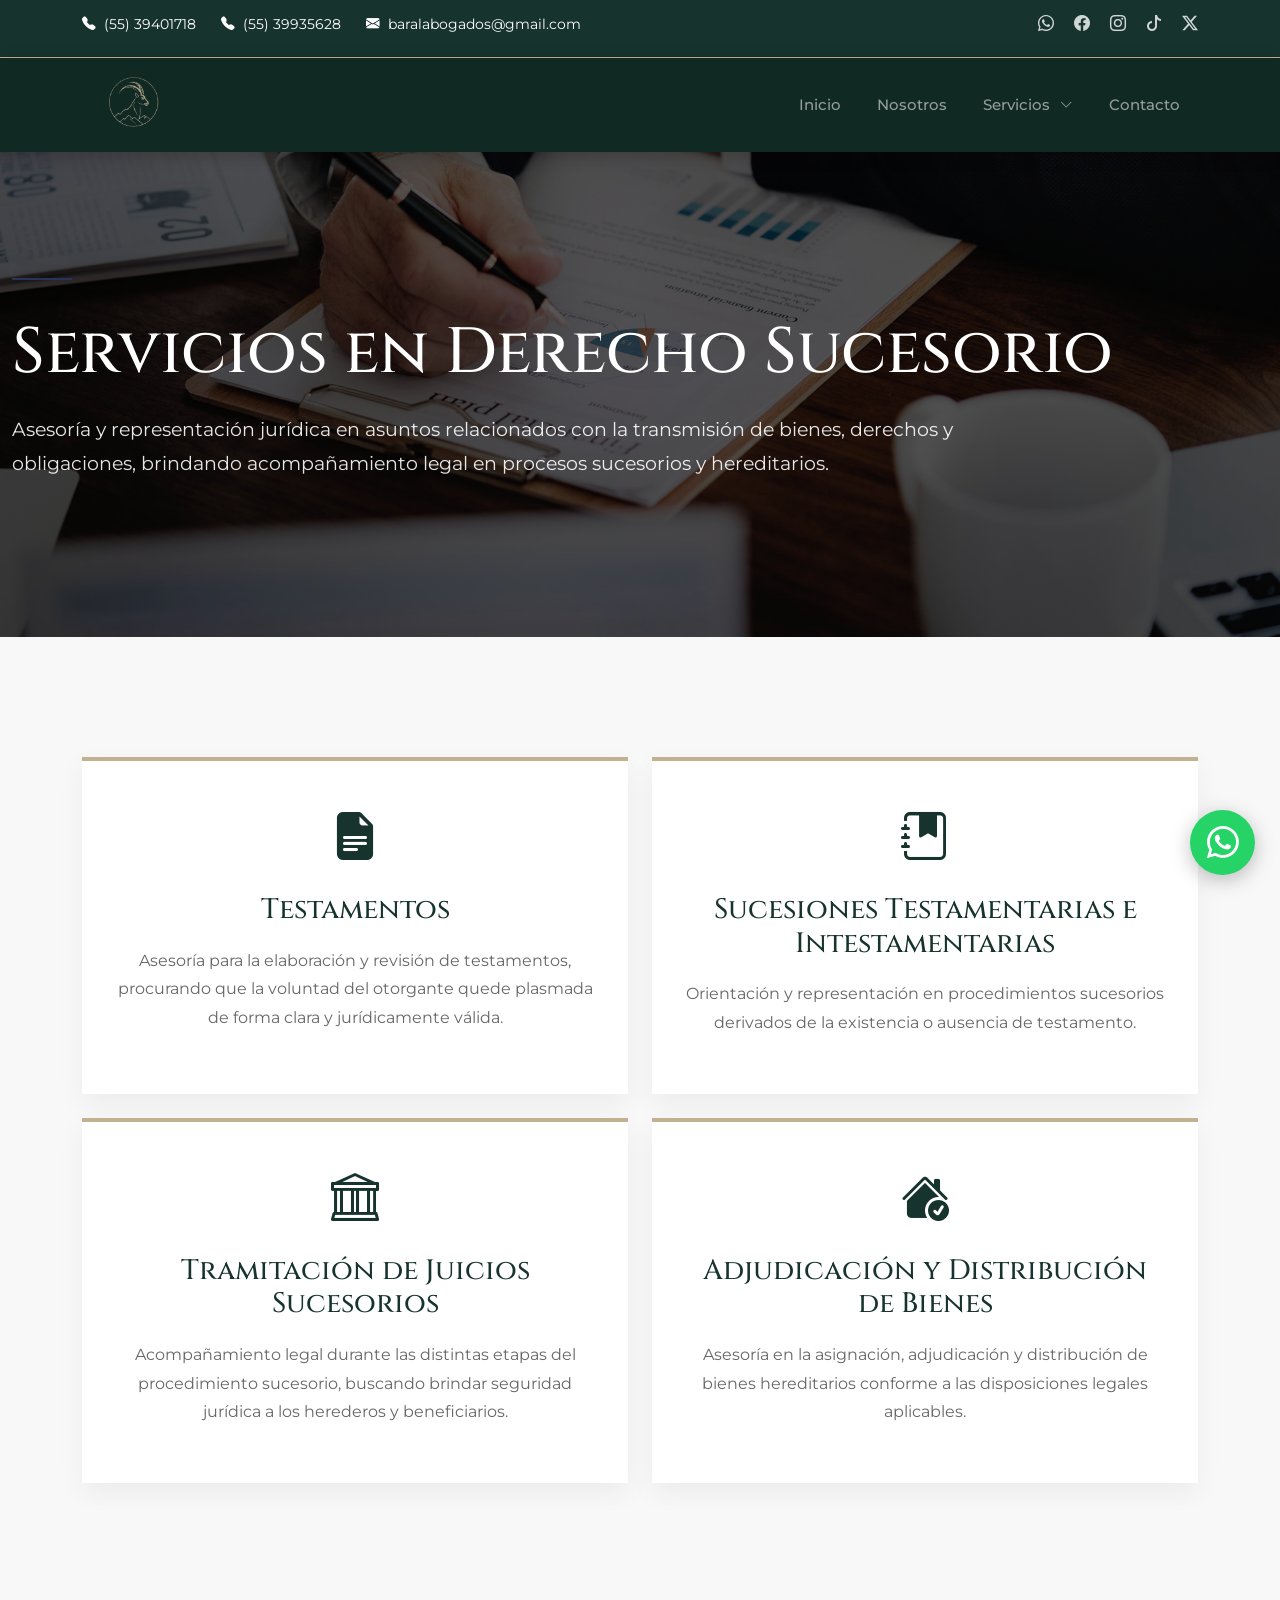
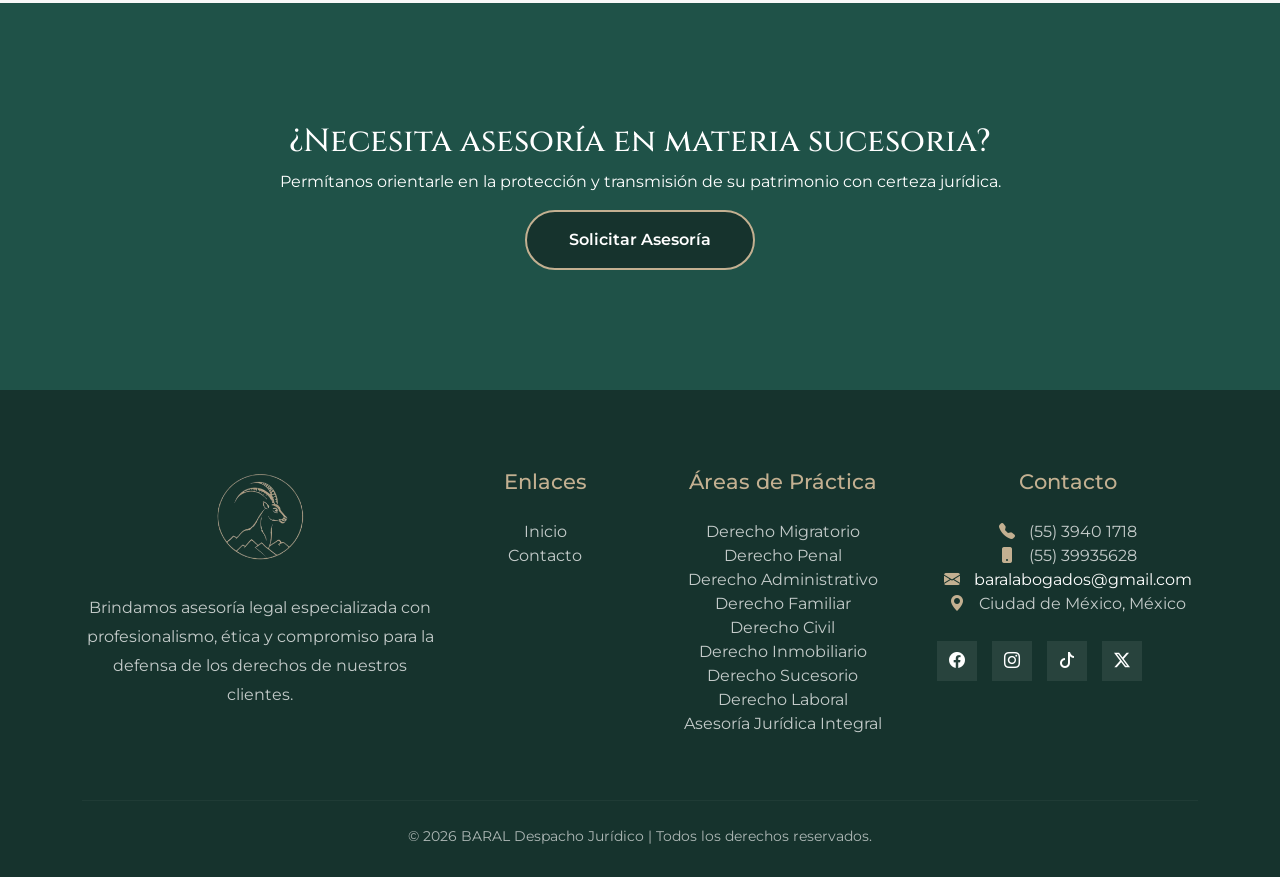
<file: sucesorio.html>
<!DOCTYPE html>

<html lang="es">

<head>

<meta charset="UTF-8">
<meta name="viewport" content="width=device-width, initial-scale=1.0">

<title>BARAL Despacho Jurídico</title>

<link href="https://cdn.jsdelivr.net/npm/bootstrap@5.3.3/dist/css/bootstrap.min.css" rel="stylesheet">

<link rel="preconnect" href="https://fonts.googleapis.com">
<link rel="preconnect" href="https://fonts.gstatic.com" crossorigin>
<link href="https://fonts.googleapis.com/css2?family=Cinzel:wght@400;500;600;700&family=Montserrat:wght@300;400;500;600&display=swap" rel="stylesheet">
<link href="https://cdn.jsdelivr.net/npm/bootstrap-icons@1.11.3/font/bootstrap-icons.min.css" rel="stylesheet">

<link rel="stylesheet" href="css/styles.css">

</head>

<body>

<div class="topbar">

    <div class="container">

        <div class="topbar-content">

            <div class="topbar-left">

                 <span>
                    <i class="bi bi-telephone-fill"></i>
                    (55) 39401718
                </span>
                <span>
                    <i class="bi bi-telephone-fill"></i>
                    (55) 39935628
                </span>

                <span>
                    <i class="bi bi-envelope-fill"></i>
                    <a href="mailto:baralabogados@gmail.com" class="topbar-email">
                    baralabogados@gmail.com
                    </a>
                </span>

            </div>

            <div class="topbar-right">

                <a href="https://wa.me/525610105592" target="_blank">
                    <i class="bi bi-whatsapp"></i>
                </a>

                <a href="https://www.facebook.com/baralabogados" target="_blank" rel="noopener noreferrer">
                    <i class="bi bi-facebook"></i>
                </a>

                <a href="https://www.instagram.com/baralabogados/" target="_blank" rel="noopener noreferrer">
                    <i class="bi bi-instagram"></i>
                </a>

                <a href="https://www.tiktok.com/@baral.abogados" target="_blank" rel="noopener noreferrer">
                    <i class="bi bi-tiktok"></i>

                 </a>

                <a href="https://x.com/BARALAbogados" target="_blank" rel="noopener noreferrer">
                    <i class="bi bi-twitter-x"></i>
                </a>

            </div>

        </div>

    </div>

</div>

<nav class="navbar navbar-expand-lg navbar-dark fixed-top navbar-interna">

<div class="container">

<a class="navbar-brand" href="#">
<img src="img/logosf.png" alt="BARAL" class="logo-nav">
</a>

<button class="navbar-toggler" type="button"
data-bs-toggle="collapse"
data-bs-target="#menu">

<span class="navbar-toggler-icon"></span>

</button>

<div class="collapse navbar-collapse" id="menu">

<ul class="navbar-nav ms-auto">

<li class="nav-item">
<a class="nav-link" href="index.html">Inicio</a>
</li>

<li class="nav-item">
<a class="nav-link" href="nosotros.html">Nosotros</a>
</li>

<li class="nav-item dropdown">

    <a class="nav-link dropdown-toggle"
       href="#"
       role="button"
       data-bs-toggle="dropdown"
       aria-expanded="false">

        Servicios
        <i class="bi bi-chevron-down menu-arrow"></i>

    </a>

     <ul class="dropdown-menu">
        <li><a class="dropdown-item" href="migratorio.html">Derecho Migratorio</a></li>
        <li><a class="dropdown-item" href="penal.html">Derecho Penal</a></li>
        <li><a class="dropdown-item" href="administrativo.html">Derecho Administrativo</a></li>
         <li><a class="dropdown-item" href="familiar.html">Derecho Familiar</a></li>
        <li><a class="dropdown-item" href="civil.html">Derecho Civil</a></li>       
        <li><a class="dropdown-item" href="inmobiliario.html">Derecho Inmobiliario</a></li>
        <li><a class="dropdown-item" href="sucesorio.html">Derecho Sucesorio</a></li>
        <li><a class="dropdown-item" href="laboral.html">Derecho Laboral</a></li>      
        <li><a class="dropdown-item" href="asesoria.html">Asesoría Jurídica Integral</a></li>

    </ul>

</li>



<li class="nav-item">
<a class="nav-link" href="index.html#contacto">Contacto</a>
</li>

</ul>

</div>

</div>
</nav>

<section class="internal-hero">

    <div class="container">

        <div class="section-line"></div>

        <h1>
            Servicios en Derecho Sucesorio
        </h1>

        <p>
            Asesoría y representación jurídica en asuntos relacionados con la transmisión de bienes, derechos y obligaciones, 
            brindando acompañamiento legal en procesos sucesorios y hereditarios.
        </p>

    </div>

</section>

<section class="penal-servicios">

    <div class="container">

        <div class="row g-4">

            <div class="col-lg-6">

                <div class="servicio-card">

                    <i class="bi bi-file-earmark-text-fill"></i>

                    <h3>
                        Testamentos
                    </h3>

                    <p>
                        Asesoría para la elaboración y revisión de testamentos, procurando que la voluntad del otorgante quede plasmada de forma clara y jurídicamente válida.
                    </p>

                </div>

            </div>

            <div class="col-lg-6">

                <div class="servicio-card">

                    <i class="bi bi-journal-bookmark-fill"></i>

                    <h3>
                        Sucesiones Testamentarias e Intestamentarias
                    </h3>

                    <p>
                        Orientación y representación en procedimientos sucesorios derivados de la existencia o ausencia de testamento.
                    </p>

                </div>

            </div>

            <div class="col-lg-6">

                <div class="servicio-card">

                    <i class="bi bi-bank"></i>

                    <h3>
                        Tramitación de Juicios Sucesorios
                    </h3>

                    <p>
                        Acompañamiento legal durante las distintas etapas del procedimiento sucesorio, buscando brindar seguridad jurídica a los herederos y beneficiarios.
                    </p>

                </div>

            </div>

            <div class="col-lg-6">

                <div class="servicio-card">

                    <i class="bi bi-house-check-fill"></i>

                    <h3>
                        Adjudicación y Distribución de Bienes
                    </h3>

                    <p>
                        Asesoría en la asignación, adjudicación y distribución de bienes hereditarios conforme a las disposiciones legales aplicables.
                    </p>

                </div>

            </div>

        </div>

    </div>

</section>


<section class="cta-section">

    <div class="container text-center">

        <h2>
            ¿Necesita asesoría en materia sucesoria?
        </h2>

        <p>
            Permítanos orientarle en la protección y transmisión de su patrimonio con certeza jurídica.
        </p>

        <a href="index.html#contacto" class="btn btn-baral">
            Solicitar Asesoría
        </a>

    </div>

</section>



<footer class="footer">

    <div class="container">

        <div class="row">

            <!-- Columna 1 -->
            <div class="col-lg-4 col-md-6 mb-4">

                <img src="img/logosf.png" alt="BARAL" class="footer-logo">

                <p class="footer-text">
                    Brindamos asesoría legal especializada con profesionalismo,
                    ética y compromiso para la defensa de los derechos de nuestros clientes.
                </p>

            </div>

            <!-- Columna 2 -->
            <div class="col-lg-2 col-md-6 mb-4">

                <h4 class="footer-title">
                    Enlaces
                </h4>

                <ul class="footer-links">
                    <li><a class="nav-link" href="index.html">Inicio</a></li>                  
                    <li><a class="nav-link" href="index.html#contacto">Contacto</a></li>
                </ul>

            </div>

            <!-- Columna 3 -->
            <div class="col-lg-3 col-md-6 mb-4">

                <h4 class="footer-title">
                    Áreas de Práctica
                </h4>

                <ul class="footer-links">
                    <li><a  class="nav-link" href="migratorio.html">Derecho Migratorio</a></li>
                    <li><a  class="nav-link" href="penal.html">Derecho Penal</a></li>
                    <li><a  class="nav-link" href="administrativo.html">Derecho Administrativo</a></li>
                    <li><a  class="nav-link" href="familiar.html">Derecho Familiar</a></li>
                    <li><a  class="nav-link" ref="civil.html">Derecho Civil</a></li>       
                    <li><a  class="nav-link" href="inmobiliario.html">Derecho Inmobiliario</a></li>
                    <li><a  class="nav-link" href="sucesorio.html">Derecho Sucesorio</a></li>
                    <li><a  class="nav-link" href="laboral.html">Derecho Laboral</a></li>      
                    <li><a  class="nav-link" href="asesoria.html">Asesoría Jurídica Integral</a></li>
                </ul>

            </div>

            <!-- Columna 4 -->
            <div class="col-lg-3 col-md-6 mb-4">

                <h4 class="footer-title">
                    
                    Contacto
                </h4>

                <ul class="footer-contact">

                    <li>
                        <i class="bi bi-telephone-fill"></i>
                        (55) 3940 1718
                    </li>

                    <li>
                        <i class="bi bi-phone-fill"></i>
                        (55) 39935628
                    </li>

                    <li>
                        <i class="bi bi-envelope-fill"></i>
                         <a href="mailto:baralabogados@gmail.com" class="topbar-email">
                    baralabogados@gmail.com
                    </a>
                    </li>

                    <li>
                        <i class="bi bi-geo-alt-fill"></i>
                        Ciudad de México, México
                    </li>

                </ul>

                <div class="footer-social">

                    <a href="https://www.facebook.com/baralabogados" target="_blank" rel="noopener noreferrer">
                        <i class="bi bi-facebook"></i>
                    </a>

                    <a href="https://www.instagram.com/baralabogados/" target="_blank" rel="noopener noreferrer">
                        <i class="bi bi-instagram"></i>
                    </a>
                   
                    
                     <a href="https://www.tiktok.com/@baral.abogados" target="_blank" rel="noopener noreferrer">
                        <i class="bi bi-tiktok"></i>

                    </a>

                    <a href="https://x.com/BARALAbogados" target="_blank" rel="noopener noreferrer">
                    <i class="bi bi-twitter-x"></i>
                </a>

                </div>

            </div>

        </div>

        <hr class="footer-divider">

        <div class="footer-bottom">

            © 2026 BARAL Despacho Jurídico | Todos los derechos reservados.

        </div>

    </div>

</footer>


<script src="https://cdn.jsdelivr.net/npm/bootstrap@5.3.3/dist/js/bootstrap.bundle.min.js"></script>

<script src="js/script.js"></script>

<div class="whatsapp-container">

    <span class="whatsapp-text">
        Contáctanos
    </span>

    <a href="https://wa.me/525610105592?text=Hola,%20me%20gustaría%20recibir%20asesoría%20jurídica."
       class="whatsapp-float"
       target="_blank">

       <i class="bi bi-whatsapp"></i>

    </a>

</div>

</body>
</html>
</file>
<file: css/styles.css>
:root{
    --verde:#16332D;
    --verde2:#102923;
    --dorado:#C3B091;
    --marfil:#F4F1EA;
    --azul:#2b4270;
    --azul-hover:#31487a;
}

/* =========================
   GENERALES
========================= */

body{
    font-family:'Montserrat',sans-serif;
    margin:0;
    padding:0;
}

h1,h2,h3{
    font-family:'Cinzel',serif;
}

/* =========================
   TOP BAR
========================= */

.topbar{
    background:#16332D;
    color:white;
    font-size:.85rem;
    padding:12px 0;
    height:58px;
    border-bottom:1px solid #C3B091;
}

.topbar-right a:hover{
    color:#C3B091;
}

.topbar-content{
    display:flex;
    justify-content:space-between;
    align-items:center;
}

.topbar-left{
    display:flex;
    align-items:center;
    gap:25px;
}

.topbar-left span{
    display:flex;
    align-items:center;
    gap:8px;
}

.topbar-right{
    display:flex;
    align-items:center;
    gap:20px;
}

.topbar-right a{
    color:rgba(255,255,255,.8);
    text-decoration:none;
    transition:.3s;
    font-size:1rem;
}

.topbar-right a:hover{
    color:var(--dorado);
}

/* =========================
   NAVBAR
========================= */

.navbar{
    background:rgba(0,0,0,.25);

    transition:.35s;

    padding-top:12px;
    padding-bottom:12px;

    top:50px;
    transition:all .35s ease;
}

.logo-nav{
    height:60px;
    transition:.3s;
}

.navbar{
    
    margin-top:0px;
  
}

.navbar-scroll{
    background:#102923 !important;
    box-shadow:0 3px 15px rgba(0,0,0,.20);
}

.nav-link{
    position:relative;
    padding-left:18px !important;
    padding-right:18px !important;
    font-size:1rem;
}

.nav-link:hover{
    color:var(--dorado) !important;
}

.nav-link::after{
    content:'';
    position:absolute;
    left:18px;
    right:18px;
    bottom:-6px;
    height:2px;
    background:var(--dorado);
    transform:scaleX(0);
    transition:.3s;
}

.nav-link:hover::after{
    transform:scaleX(1);
}

/* =========================
   HERO
========================= */

.hero{
    min-height:100vh;

    background:
    linear-gradient(
        rgba(0,0,0,.55),
        rgba(0,0,0,.55)
    ),
    url('../img/hero.jpg');

    background-size:cover;
    background-position:center center;
    background-repeat:no-repeat;

    display:flex;
    align-items:center;
    padding-top:120px;
}

.hero-texto{
    color:white;
}

.hero-texto h1{
    font-size:3rem;
    line-height:1.2;
    margin-bottom:25px;
}

.hero-texto p{
    font-size:1.15rem;
    margin-bottom:30px;
}

.btn-baral{

    background:#16332D;

    color:white;

    border:2px solid #C3B091;

    padding:16px 42px;

    border-radius:999px;

    font-weight:600;

    transition:.3s;
}

.btn-baral:hover{

    background:#C3B091;

    color:#16332D;
}

.btn-baral:hover{

    background:#102923;

    color:white;
}

.btn-baral:hover{
    background:white;
    color:#102923;
}

/* =========================
   SERVICIOS
========================= */

.servicios-flotantes{
    position:relative;
    z-index:20;
    margin-top:-100px;
}

.servicios-flotantes .container{
    max-width:1200px;
}

/*.col-md-3{
    padding:1px;
}*/

.card-servicio{

    background:#16332D;

    border-top:4px solid #C3B091;

    color:white;

    height:260px;

    padding:35px 20px;

    display:flex;

    flex-direction:column;

    justify-content:center;

    text-align:center;

    transition:.3s ease;
}

.card-servicio:hover{

    background:#102923;

    transform:translateY(-5px);
}

.card-servicio:hover{
    background:var(--azul-hover);
    transform:translateY(-5px);
}

.servicio-icono{

    font-size:2.2rem;

    margin-bottom:18px;

    color:#C3B091;
}


.card-servicio h3{

    color:white;

    margin-bottom:15px;
}

.card-servicio p{
    max-width:220px;
    min-height:90px;
    margin:0 auto;

    font-size:.95rem;
    line-height:1.7;

    color:rgba(255,255,255,.9);
}

/* =========================
   NOSOTROS
========================= */

.nosotros{
    padding:100px 0;
    background:#ffffff;
}

.nosotros h2{
    font-size:2.8rem;
    margin-bottom:20px;
}

.nosotros .container{

max-width:1200px;

}
/* =========================
   CONTACTO
========================= */

.contacto{
    padding:100px 0;
    background:#f7f7f7;
}

.contacto .form-control{
    border-radius:0;
    padding:12px;
}

/* =========================
   FOOTER
========================= */

.footer{
    background:#1f2d4f;
    color:white;
    text-align:center;
    padding:60px 0;
}

.logo-footer{
    max-width:220px;
    margin-bottom:25px;
}

.section-line{
    width:60px;
    height:2px;
    background:#26345A;
    margin-bottom:35px;
}

/* =========================
   RESPONSIVE
========================= */

@media(max-width:991px){

    .topbar-content{
        flex-direction:column;
        gap:12px;
    }

    .topbar-left{
        flex-wrap:wrap;
        justify-content:center;
    }

    .topbar-right{
        justify-content:center;
    }

    .logo-nav{
        height:65px;
    }

    .hero-texto{
        text-align:center;
        padding-top:120px;
    }

    .hero-texto h1{
        font-size:2.1rem;
    }

    .servicios-flotantes{
        margin-top:0;
    }

}

@media(max-width:768px){

    .topbar-left{
        flex-direction:column;
        gap:8px;
    }

    .hero-texto h1{
        font-size:2.1rem;
    }

    .card-servicio{
        height:auto;
        min-height:240px;
    }

}

/* =========================
   PRACTICE AREA
========================= */

.practice-area{
    padding:120px 0;
    background:#f8f8f8;
}

.practice-title{
    font-size:3rem;
    color:#313b58;
    margin-bottom:30px;
}

.practice-card{
    background:#ffffff;
    
    border:none;
    padding:50px 35px;

    text-align:center;

    height:100%;

    transition:.35s;
}

.practice-card:hover{
    transform:translateY(-8px);

    border-color:#C3B091;

    box-shadow:0 15px 30px rgba(0,0,0,.08);
}

.practice-icon{
    font-size:3rem;

    color:#16332D;

    margin-bottom:25px;

    display:block;
}

.practice-card h3{
    font-size:1.5rem;

    margin-bottom:20px;

    color:#16332D;
}

.practice-card p{
    color:#6c757d;

    line-height:1.8;

    margin:0;
}

/* =========================
   TESTIMONIOS
========================= */

.testimonios{

    background:
    linear-gradient(
        rgba(0,0,0,.70),
        rgba(0,0,0,.70)
    ),
    url('../img/hero2.jpg');

    background-size:cover;
    background-position:center;

    background-attachment:fixed;

    color:white;
}

.overlay-testimonio{
    padding:140px 0;
}

.testimonio-titulo{
    font-size:3rem;
    margin-bottom:50px;
}

.testimonial-content{
    max-width:850px;
    margin:auto;
}

.testimonial-avatar{
    width:120px;
    height:120px;

    border-radius:50%;

    object-fit:cover;

    border:5px solid rgba(255,255,255,.2);

    margin-bottom:35px;
}

.testimonial-text{
    font-size:1.2rem;
    line-height:2;

    color:rgba(255,255,255,.85);

    margin-bottom:35px;
}

.testimonial-name{
    font-size:2rem;
    margin-bottom:10px;
}

.testimonial-position{
    color:var(--dorado);
    font-size:1rem;
}

/* =========================
   FOOTER NUEVO
========================= */

.footer{
    background:#16332D;
    color:white;
    padding:80px 0 30px;
}

.footer-logo{
    max-width:180px;
    margin-bottom:20px;
}

.footer-text{
    line-height:1.8;
    color:rgba(255,255,255,.75);
}

.footer-title{
    margin-bottom:25px;
    color:#C3B091;
    font-size:1.3rem;
}

.footer-links,
.footer-contact{
    list-style:none;
    padding:0;
    margin:0;
}

.footer-links li,
.footer-contact li{
    margin-bottom:0px;
    color:rgba(255,255,255,.75);
}

.footer-links a{
    color:rgba(255,255,255,.75);
    text-decoration:none;
    transition:.3s;
}

.footer-links a:hover{
    color:#C3B091;
}

.footer-contact i{
    color:#C3B091;
    margin-right:10px;
}

.footer-social{
    margin-top:25px;
    display:flex;
    gap:15px;
}

.footer-social a{
    width:40px;
    height:40px;

    display:flex;
    align-items:center;
    justify-content:center;

    background:rgba(255,255,255,.08);

    color:white;
    text-decoration:none;

    transition:.3s;
}

.footer-social a:hover{
    background:#C3B091;
    color:#102923;
}

.footer-divider{
    border-color:rgba(255,255,255,.15);
    margin-top:40px;
    margin-bottom:25px;
}

.footer-bottom{
    text-align:center;
    color:rgba(255,255,255,.65);
    font-size:.9rem;
}

.internal-hero{
    background:
    linear-gradient(
        rgba(0,0,0,.65),
        rgba(0,0,0,.65)
    ),
    url('../img/hero2.jpg');

    background-size:cover;
    background-position:center;

    color:white;

    padding:220px 0 140px;
}

.internal-hero h1{
    font-size:4rem;
    margin-bottom:20px;
}

.internal-hero p{
    font-size:1.2rem;
}

.about-section{
    padding:120px 0;
}

.section-title{
    color:#16332D;
    font-size:3rem;
}

.about-section p{
    line-height:2;
    color:#666;
}

.values-section{
    background:#f8f8f8;
    padding:120px 0;
}

.value-card{
    background:white;
    padding:40px 25px;
    text-align:center;
    height:100%;
    border-top:4px solid #C3B091;

    transition:.3s;
}

.value-card:hover{
    transform:translateY(-5px);
}

.cta-section{
    background:#1f5248;
    color:white;
    padding:120px 0;
}
.navbar-interna{
    background:#102923 !important;
    box-shadow:0 4px 15px rgba(0,0,0,.20);
}

/* DROPDOWN SERVICIOS */



/* Girar flecha al abrir */



/* DROPDOWN SERVICIOS */

.dropdown-menu{
    border:none;
    border-radius:0;
    background:#16332D;
    min-width:220px;
    padding:10px 0;
    margin-top:0;
}

.dropdown-item{
    color:#F4F1EA;
    padding:12px 20px;
    transition:.3s;
}

.dropdown-item:hover{
    background:#BCA98A;
    color:#16332D;
}

.dropdown-toggle::after{
    margin-left:8px;
    vertical-align:middle;
    
}



@media(min-width:992px){

    .dropdown:hover .dropdown-menu{
        display:block;
    }

}

/* Enlace principal */

.navbar .nav-link{
    font-size:15px;
    font-weight:500;
}

/*
.dropdown-toggle::after{
    display:none;
}
*/

/* ====================================
   FLECHA MENU SERVICIOS
==================================== */

.dropdown-toggle::after{
    display:none !important;
}

.menu-arrow{
    font-size:.8rem;
    margin-left:6px;
    transition:transform .3s ease;
}

.nav-item.dropdown:hover .menu-arrow{
    transform:rotate(180deg);
}

/* móvil */

.dropdown-toggle[aria-expanded="true"] .menu-arrow{
    transform:rotate(180deg);
}

/* =========================
   NUESTRO EQUIPO
========================= */

.team-section{
    padding:120px 0;
    background:#ffffff;
}

.team-text{
    max-width:800px;
    margin:20px auto 0;
    color:#777;
    line-height:1.8;
}

.team-card{
    overflow:hidden;
    background:#fff;
    transition:.35s;
}

.team-card:hover{
    transform:translateY(-6px);
}

.team-img{
    width:100%;
    height:520px;
    object-fit:cover;
    display:block;
}

.team-info{
    text-align:center;
    padding:25px 15px;
}

.team-info h4{
    color:#16332D;
    margin-bottom:8px;
}

.team-info span{
    color:#C3B091;
    font-weight:600;
}

/* =========================
   NUESTRA METODOLOGÍA
========================= */

.metodologia-section{

    background:
    linear-gradient(
        rgba(0,0,0,.45),
        rgba(0,0,0,.45)
    ),
    url('../img/estrategia.jpg');

    background-size:cover;
    background-position:center;
    background-attachment:fixed;

    color:white;
}

.metodologia-overlay{
    padding:130px 0;
}

.metodologia-title{
    font-family:'Cinzel', serif;
    font-size:3.2rem;
    color:white;
    margin-bottom:25px;
}

.metodologia-text{

    max-width:900px;

    margin:0 auto 70px;

    color:rgba(255,255,255,.90);

    line-height:1.9;
}

.metodo-numero{

    font-family:'Cinzel', serif;

    font-size:4.5rem;

    font-weight:700;

    color:#C3B091;

    margin-bottom:15px;
}

.metodologia-section h3{

    color:white;

    margin-bottom:20px;

    font-size:1.7rem;
}

.metodologia-section p{

    color:rgba(255,255,255,.85);

    line-height:1.9;
}

/* =========================
   MIGRACIÓN
========================= */

.migracion-servicios{
    padding:120px 0;
}

.migracion-card{
    background:#fff;
    padding:40px 30px;

    text-align:center;

    border-top:4px solid #C3B091;

    box-shadow:0 10px 25px rgba(0,0,0,.06);

    height:100%;

    transition:.3s;
}

.migracion-card:hover{
    transform:translateY(-5px);
}

.migracion-card i{
    font-size:3rem;
    color:#16332D;

    margin-bottom:20px;
}

/* DEPENDENCIAS */

.dependencias{
    background:#f8f8f8;
    padding:120px 0;
}

.dependencia-card{

    background:#fff;

    padding:35px 25px;

    height:100%;

    box-shadow:0 10px 20px rgba(0,0,0,.05);

    transition:.3s;
}

.dependencia-card:hover{
    transform:translateY(-5px);
}

.dependencia-card img{

    max-height:90px;

    max-width:100%;

    object-fit:contain;

    margin-bottom:20px;
}

.dependencia-card h5{
    color:#16332D;
}

/* =========================
   SERVICIOS PENALES
========================= */

.penal-servicios{
    padding:120px 0;
    background:#f8f8f8;
}

.servicio-card{

    background:white;

    padding:40px 30px;

    height:100%;

    text-align:center;

    border-top:4px solid #C3B091;

    box-shadow:0 10px 25px rgba(0,0,0,.05);

    transition:.3s;
}

.servicio-card:hover{

    transform:translateY(-6px);

    box-shadow:0 20px 40px rgba(0,0,0,.10);
}

.servicio-card i{

    font-size:3rem;

    color:#16332D;

    margin-bottom:20px;

    display:block;
}

.servicio-card h3{

    color:#16332D;

    margin-bottom:20px;
}

.servicio-card p{

    color:#666;

    line-height:1.8;
}



/* =========================
   HERO PAGINAS INTERNAS
========================= */

.internal-hero{

    background:
    linear-gradient(
        rgba(0,0,0,.55),
        rgba(0,0,0,.55)
    ),
    url('../img/fondo1.jpg');

    background-size:cover;
    background-position:center;

    color:white;

    padding:220px 0 140px;
}

.internal-hero h1{

    font-size:4rem;
    max-width:1200px;
    margin-bottom:20px;
    color:white;
}

.internal-hero p{

    max-width:1000px;

    font-size:1.2rem;

    line-height:1.8;

    color:rgba(255,255,255,.90);
}

.internal-hero .container{
    max-width:1400px;
}

/* =========================
   WHATSAPP FLOTANTE
========================= */

.whatsapp-float{

    position:fixed;

    width:65px;
    height:65px;

    bottom:25px;
    right:25px;

    background:#25D366;

    color:white;

    border-radius:50%;

    display:flex;
    justify-content:center;
    align-items:center;

    font-size:2rem;

    text-decoration:none;

    z-index:9999;

    box-shadow:0 5px 20px rgba(0,0,0,.25);

    transition:.3s;
}

.whatsapp-float:hover{

    color:white;

    transform:scale(1.1);

    box-shadow:0 8px 25px rgba(0,0,0,.35);
}


.whatsapp-text{

    position:absolute;

    bottom:90px; /* arriba del botón */

    left:50%;

    transform:translateX(-95%);

    background:#16332D;

    color:white;

    padding:8px 15px;

    border-radius:8px;

    white-space:nowrap;

    opacity:0;

    visibility:hidden;

    transition:.3s;
}

.whatsapp-container:hover .whatsapp-text{

    opacity:1;

    visibility:visible;

}


.whatsapp-container{
    position:fixed;
    right:20px;
    bottom:20px;
}

.whatsapp-message{
    position:absolute;
    bottom:75px;
    right:0;

    background:white;
    padding:10px 15px;

    border-radius:10px;

    box-shadow:0 5px 15px rgba(0,0,0,.15);
}

.topbar-email{

    color:white;

    text-decoration:none;

    transition:.3s;
}

.topbar-email:hover{

    color:var(--dorado);

}

/* =========================
   HERO RESPONSIVE
========================= */

@media (max-width: 768px){

    .internal-hero{

        padding:160px 0 90px;

        text-align:center;
    }

    .internal-hero h1{

        font-size:2.2rem;

        line-height:1.2;

        margin-bottom:20px;
    }

    .internal-hero p{

        font-size:1rem;

        max-width:100%;
    }

}

@media (max-width: 768px){

    .metodologia-title{
        font-size:2.2rem;
        line-height:1.2;
    }

}

.topbar-right a{

    position:relative;

    z-index:10000;

    pointer-events:auto;
}
</file>
